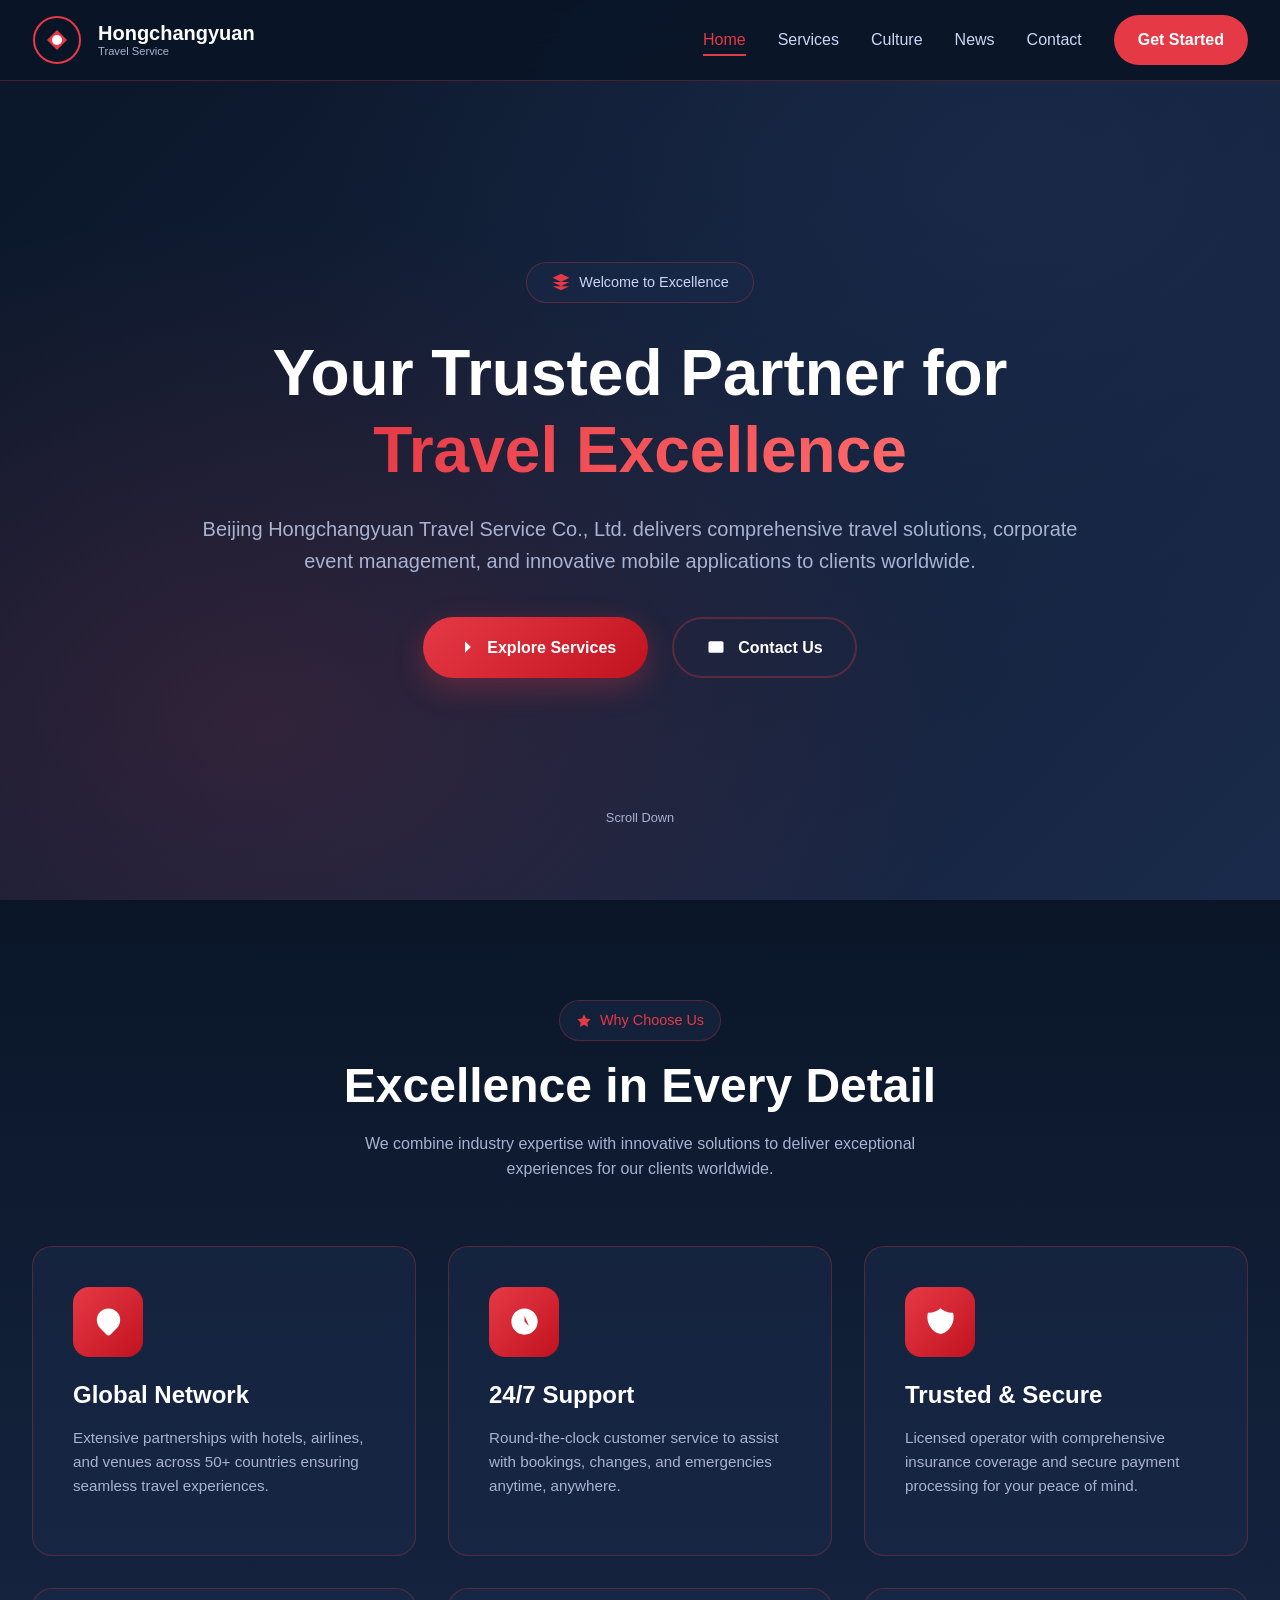
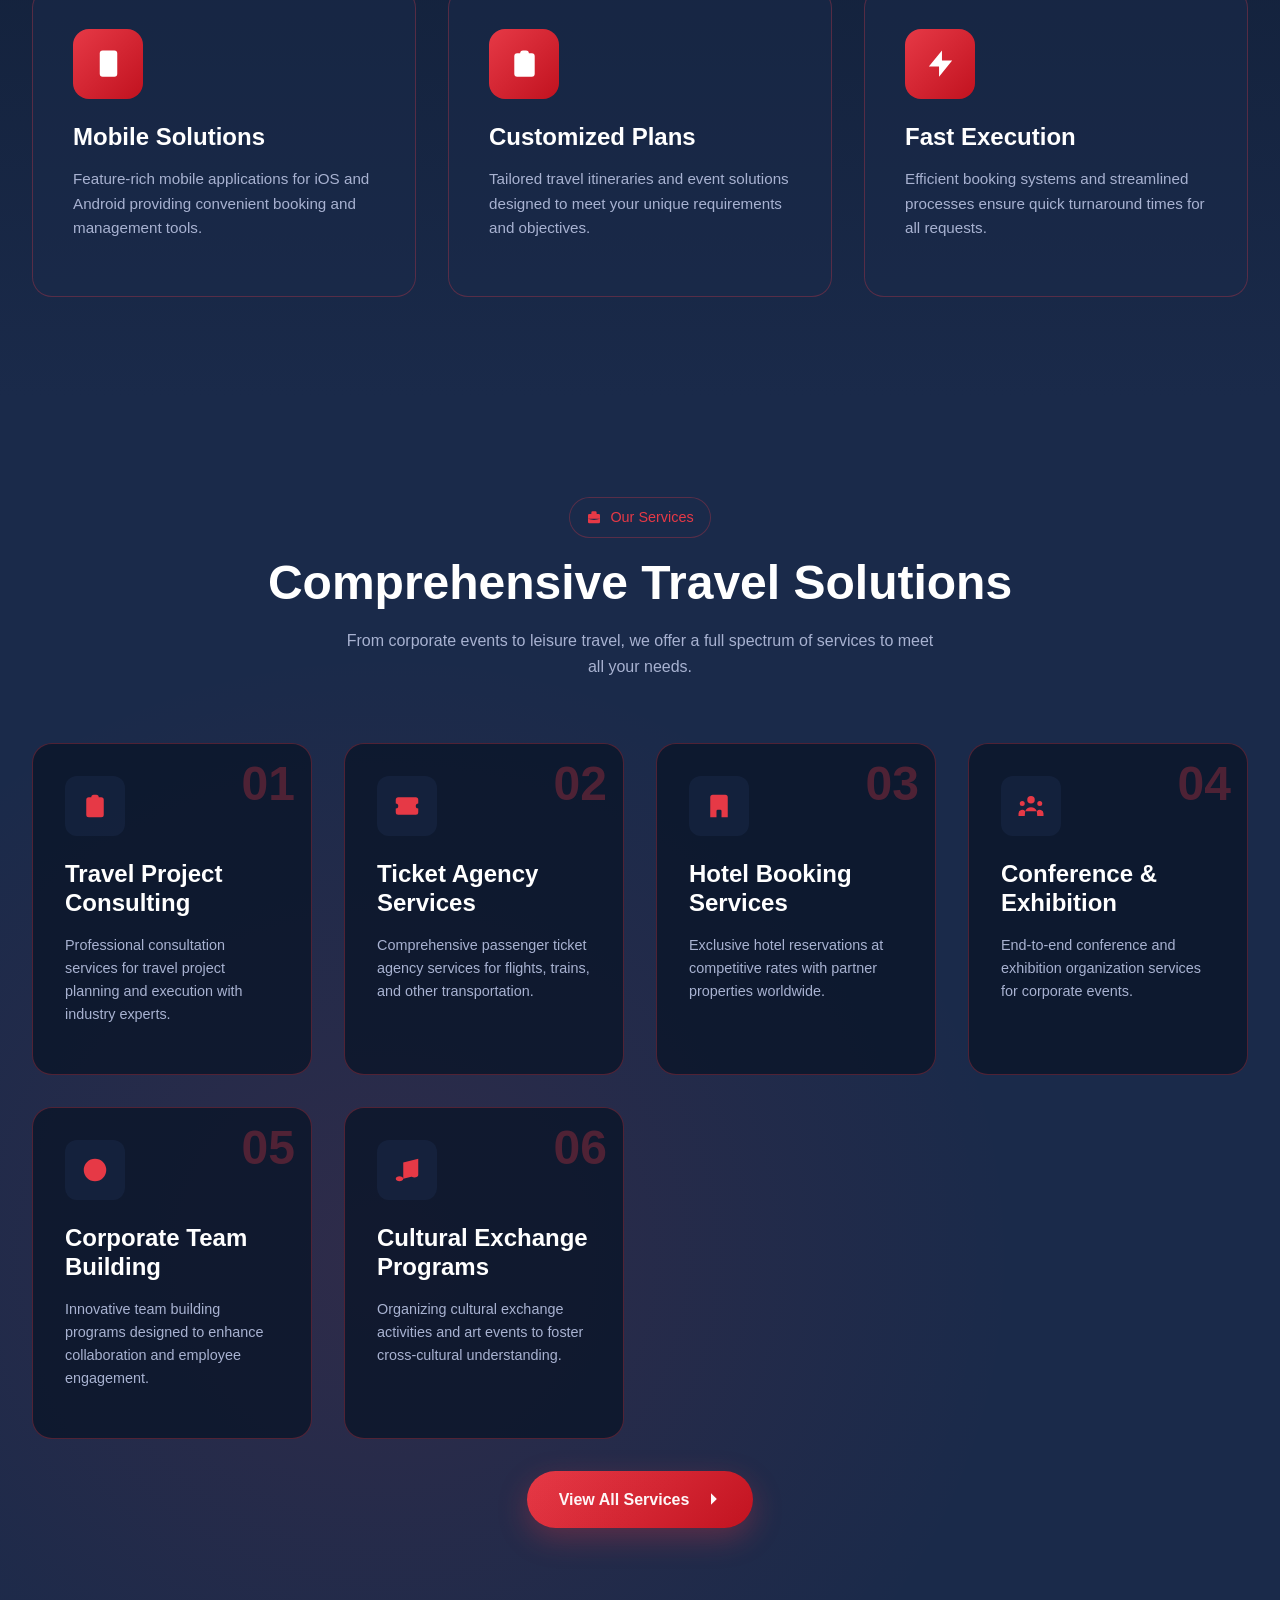
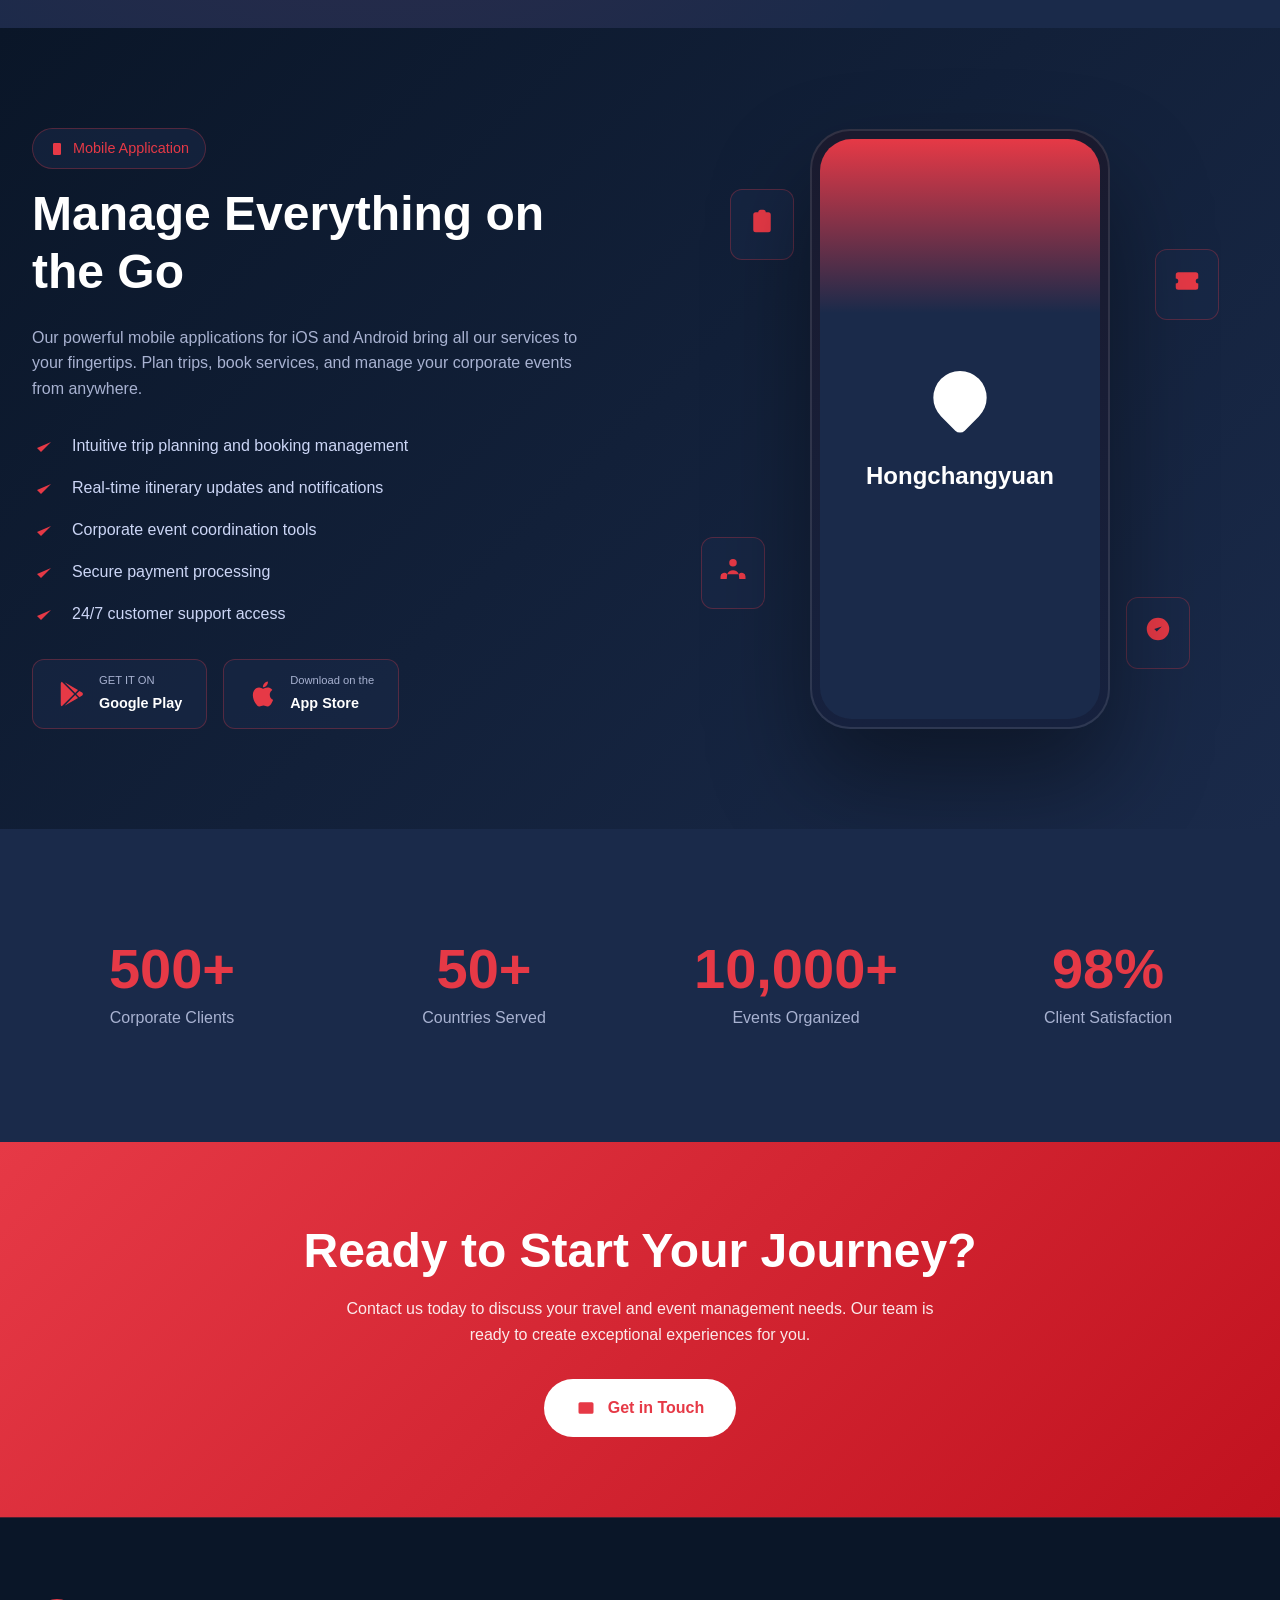
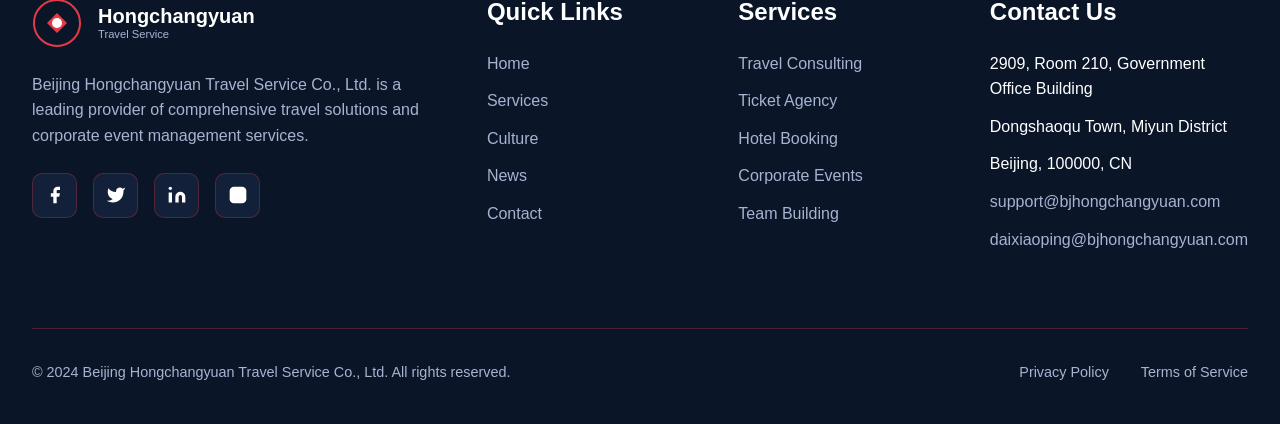
<file: index.html>
<!DOCTYPE html>
<html lang="en">
<head>
    <meta charset="UTF-8">
    <meta name="viewport" content="width=device-width, initial-scale=1.0">
    <meta name="description" content="Beijing Hongchangyuan Travel Service Co., Ltd. - Your trusted partner for comprehensive travel services, corporate events, and mobile app solutions. Serving clients worldwide with excellence.">
    <meta name="keywords" content="travel service, corporate events, conference services, team building, cultural exchange, mobile app, Beijing travel">
    <meta name="author" content="Beijing Hongchangyuan Travel Service Co., Ltd.">
    <meta name="robots" content="index, follow">
    <meta name="googlebot" content="index, follow">
    <meta name="revisit-after" content="7 days">
    <meta name="language" content="English">
    <meta name="distribution" content="global">
    <meta name="geo.region" content="CN-BJ">
    <meta name="geo.placename" content="Beijing">
    
    <!-- Open Graph -->
    <meta property="og:title" content="Beijing Hongchangyuan Travel Service Co., Ltd.">
    <meta property="og:description" content="Your trusted partner for comprehensive travel services, corporate events, and mobile app solutions.">
    <meta property="og:type" content="website">
    <meta property="og:url" content="https://bjhongchangyuan.com">
    <meta property="og:site_name" content="Beijing Hongchangyuan Travel Service">
    
    <!-- Twitter Card -->
    <meta name="twitter:card" content="summary_large_image">
    <meta name="twitter:title" content="Beijing Hongchangyuan Travel Service Co., Ltd.">
    <meta name="twitter:description" content="Your trusted partner for comprehensive travel services, corporate events, and mobile app solutions.">
    
    <title>Beijing Hongchangyuan Travel Service Co., Ltd. | Travel & Corporate Solutions</title>
    
    <link rel="canonical" href="https://bjhongchangyuan.com">
    <link rel="stylesheet" href="css/main.css">
    
    <!-- Structured Data for SEO -->
    <script type="application/ld+json">
    {
        "@context": "https://schema.org",
        "@type": "Organization",
        "name": "Beijing Hongchangyuan Travel Service Co., Ltd.",
        "description": "Professional travel and corporate event services provider",
        "url": "https://bjhongchangyuan.com",
        "email": "support@bjhongchangyuan.com",
        "address": {
            "@type": "PostalAddress",
            "streetAddress": "Room 210, Government Office Building, Dongshaoqu Town, Miyun District",
            "addressLocality": "Beijing",
            "postalCode": "100000",
            "addressCountry": "CN"
        },
        "contactPoint": {
            "@type": "ContactPoint",
            "email": "support@bjhongchangyuan.com",
            "contactType": "customer service"
        }
    }
    </script>
</head>
<body>
    <!-- Header -->
    <header class="header" id="header">
        <div class="container">
            <a href="index.html" class="logo">
                <svg viewBox="0 0 50 50" xmlns="http://www.w3.org/2000/svg">
                    <circle cx="25" cy="25" r="23" fill="none" stroke="#e63946" stroke-width="2"/>
                    <path d="M15 25 L25 15 L35 25 L25 35 Z" fill="#e63946"/>
                    <circle cx="25" cy="25" r="5" fill="#ffffff"/>
                </svg>
                <div class="logo-text">
                    Hongchangyuan
                    <span>Travel Service</span>
                </div>
            </a>
            <nav class="nav">
                <ul class="nav-list">
                    <li><a href="index.html" class="nav-link active">Home</a></li>
                    <li><a href="services.html" class="nav-link">Services</a></li>
                    <li><a href="culture.html" class="nav-link">Culture</a></li>
                    <li><a href="news.html" class="nav-link">News</a></li>
                    <li><a href="contact.html" class="nav-link">Contact</a></li>
                </ul>
                <a href="contact.html" class="nav-cta">Get Started</a>
            </nav>
            <button class="mobile-menu-btn" id="mobileMenuBtn" aria-label="Toggle menu">
                <span></span>
                <span></span>
                <span></span>
            </button>
        </div>
    </header>
    
    <!-- Mobile Navigation -->
    <nav class="mobile-nav" id="mobileNav">
        <ul class="mobile-nav-list">
            <li><a href="index.html" class="mobile-nav-link">Home</a></li>
            <li><a href="services.html" class="mobile-nav-link">Services</a></li>
            <li><a href="culture.html" class="mobile-nav-link">Culture</a></li>
            <li><a href="news.html" class="mobile-nav-link">News</a></li>
            <li><a href="contact.html" class="mobile-nav-link">Contact</a></li>
        </ul>
    </nav>

    <!-- Hero Section -->
    <section class="hero">
        <div class="hero-bg"></div>
        <div class="hero-particles" id="particles"></div>
        <div class="hero-content">
            <div class="hero-badge">
                <svg viewBox="0 0 24 24"><path d="M12 2L2 7l10 5 10-5-10-5zM2 17l10 5 10-5M2 12l10 5 10-5"/></svg>
                <span>Welcome to Excellence</span>
            </div>
            <h1>Your Trusted Partner for <span>Travel Excellence</span></h1>
            <p class="hero-description">
                Beijing Hongchangyuan Travel Service Co., Ltd. delivers comprehensive travel solutions, 
                corporate event management, and innovative mobile applications to clients worldwide.
            </p>
            <div class="hero-buttons">
                <a href="services.html" class="btn btn-primary">
                    <svg viewBox="0 0 24 24" fill="currentColor"><path d="M5 12h14M12 5l7 7-7 7"/></svg>
                    Explore Services
                </a>
                <a href="contact.html" class="btn btn-secondary">
                    <svg viewBox="0 0 24 24" fill="currentColor"><path d="M3 8l7.89 5.26a2 2 0 002.22 0L21 8M5 19h14a2 2 0 002-2V7a2 2 0 00-2-2H5a2 2 0 00-2 2v10a2 2 0 002 2z"/></svg>
                    Contact Us
                </a>
            </div>
        </div>
        <div class="scroll-indicator">
            <span>Scroll Down</span>
            <svg viewBox="0 0 24 24"><path d="M19 14l-7 7m0 0l-7-7m7 7V3"/></svg>
        </div>
    </section>

    <!-- Features Section -->
    <section class="features" id="features">
        <div class="container">
            <div class="section-header">
                <div class="section-badge">
                    <svg viewBox="0 0 24 24" width="16" height="16" fill="currentColor"><path d="M12 2l3.09 6.26L22 9.27l-5 4.87 1.18 6.88L12 17.77l-6.18 3.25L7 14.14 2 9.27l6.91-1.01L12 2z"/></svg>
                    Why Choose Us
                </div>
                <h2>Excellence in Every Detail</h2>
                <p>We combine industry expertise with innovative solutions to deliver exceptional experiences for our clients worldwide.</p>
            </div>
            <div class="features-grid">
                <article class="feature-card" data-animate="fade-up">
                    <div class="feature-icon">
                        <svg viewBox="0 0 24 24"><path d="M17.657 16.657L13.414 20.9a1.998 1.998 0 01-2.827 0l-4.244-4.243a8 8 0 1111.314 0z"/><path d="M15 11a3 3 0 11-6 0 3 3 0 016 0z"/></svg>
                    </div>
                    <h4>Global Network</h4>
                    <p>Extensive partnerships with hotels, airlines, and venues across 50+ countries ensuring seamless travel experiences.</p>
                </article>
                <article class="feature-card" data-animate="fade-up" data-delay="100">
                    <div class="feature-icon">
                        <svg viewBox="0 0 24 24"><path d="M12 8v4l3 3m6-3a9 9 0 11-18 0 9 9 0 0118 0z"/></svg>
                    </div>
                    <h4>24/7 Support</h4>
                    <p>Round-the-clock customer service to assist with bookings, changes, and emergencies anytime, anywhere.</p>
                </article>
                <article class="feature-card" data-animate="fade-up" data-delay="200">
                    <div class="feature-icon">
                        <svg viewBox="0 0 24 24"><path d="M9 12l2 2 4-4m5.618-4.016A11.955 11.955 0 0112 2.944a11.955 11.955 0 01-8.618 3.04A12.02 12.02 0 003 9c0 5.591 3.824 10.29 9 11.622 5.176-1.332 9-6.03 9-11.622 0-1.042-.133-2.052-.382-3.016z"/></svg>
                    </div>
                    <h4>Trusted & Secure</h4>
                    <p>Licensed operator with comprehensive insurance coverage and secure payment processing for your peace of mind.</p>
                </article>
                <article class="feature-card" data-animate="fade-up" data-delay="300">
                    <div class="feature-icon">
                        <svg viewBox="0 0 24 24"><path d="M12 18h.01M8 21h8a2 2 0 002-2V5a2 2 0 00-2-2H8a2 2 0 00-2 2v14a2 2 0 002 2z"/></svg>
                    </div>
                    <h4>Mobile Solutions</h4>
                    <p>Feature-rich mobile applications for iOS and Android providing convenient booking and management tools.</p>
                </article>
                <article class="feature-card" data-animate="fade-up" data-delay="400">
                    <div class="feature-icon">
                        <svg viewBox="0 0 24 24"><path d="M9 5H7a2 2 0 00-2 2v12a2 2 0 002 2h10a2 2 0 002-2V7a2 2 0 00-2-2h-2M9 5a2 2 0 002 2h2a2 2 0 002-2M9 5a2 2 0 012-2h2a2 2 0 012 2m-3 7h3m-3 4h3m-6-4h.01M9 16h.01"/></svg>
                    </div>
                    <h4>Customized Plans</h4>
                    <p>Tailored travel itineraries and event solutions designed to meet your unique requirements and objectives.</p>
                </article>
                <article class="feature-card" data-animate="fade-up" data-delay="500">
                    <div class="feature-icon">
                        <svg viewBox="0 0 24 24"><path d="M13 10V3L4 14h7v7l9-11h-7z"/></svg>
                    </div>
                    <h4>Fast Execution</h4>
                    <p>Efficient booking systems and streamlined processes ensure quick turnaround times for all requests.</p>
                </article>
            </div>
        </div>
    </section>

    <!-- Services Overview Section -->
    <section class="services" id="services">
        <div class="container">
            <div class="section-header">
                <div class="section-badge">
                    <svg viewBox="0 0 24 24" width="16" height="16" fill="currentColor"><path d="M21 13.255A23.931 23.931 0 0112 15c-3.183 0-6.22-.62-9-1.745M16 6V4a2 2 0 00-2-2h-4a2 2 0 00-2 2v2m4 6h.01M5 20h14a2 2 0 002-2V8a2 2 0 00-2-2H5a2 2 0 00-2 2v10a2 2 0 002 2z"/></svg>
                    Our Services
                </div>
                <h2>Comprehensive Travel Solutions</h2>
                <p>From corporate events to leisure travel, we offer a full spectrum of services to meet all your needs.</p>
            </div>
            <div class="services-grid">
                <article class="service-card" data-animate="fade-up">
                    <span class="service-number">01</span>
                    <div class="service-icon">
                        <svg viewBox="0 0 24 24"><path d="M9 5H7a2 2 0 00-2 2v12a2 2 0 002 2h10a2 2 0 002-2V7a2 2 0 00-2-2h-2M9 5a2 2 0 002 2h2a2 2 0 002-2M9 5a2 2 0 012-2h2a2 2 0 012 2m-3 7h3m-3 4h3m-6-4h.01M9 16h.01"/></svg>
                    </div>
                    <h4>Travel Project Consulting</h4>
                    <p>Professional consultation services for travel project planning and execution with industry experts.</p>
                </article>
                <article class="service-card" data-animate="fade-up" data-delay="100">
                    <span class="service-number">02</span>
                    <div class="service-icon">
                        <svg viewBox="0 0 24 24"><path d="M15 5v2m0 4v2m0 4v2M5 5a2 2 0 00-2 2v3a2 2 0 110 4v3a2 2 0 002 2h14a2 2 0 002-2v-3a2 2 0 110-4V7a2 2 0 00-2-2H5z"/></svg>
                    </div>
                    <h4>Ticket Agency Services</h4>
                    <p>Comprehensive passenger ticket agency services for flights, trains, and other transportation.</p>
                </article>
                <article class="service-card" data-animate="fade-up" data-delay="200">
                    <span class="service-number">03</span>
                    <div class="service-icon">
                        <svg viewBox="0 0 24 24"><path d="M19 21V5a2 2 0 00-2-2H7a2 2 0 00-2 2v16m14 0h2m-2 0h-5m-9 0H3m2 0h5M9 7h1m-1 4h1m4-4h1m-1 4h1m-5 10v-5a1 1 0 011-1h2a1 1 0 011 1v5m-4 0h4"/></svg>
                    </div>
                    <h4>Hotel Booking Services</h4>
                    <p>Exclusive hotel reservations at competitive rates with partner properties worldwide.</p>
                </article>
                <article class="service-card" data-animate="fade-up" data-delay="300">
                    <span class="service-number">04</span>
                    <div class="service-icon">
                        <svg viewBox="0 0 24 24"><path d="M17 20h5v-2a3 3 0 00-5.356-1.857M17 20H7m10 0v-2c0-.656-.126-1.283-.356-1.857M7 20H2v-2a3 3 0 015.356-1.857M7 20v-2c0-.656.126-1.283.356-1.857m0 0a5.002 5.002 0 019.288 0M15 7a3 3 0 11-6 0 3 3 0 016 0zm6 3a2 2 0 11-4 0 2 2 0 014 0zM7 10a2 2 0 11-4 0 2 2 0 014 0z"/></svg>
                    </div>
                    <h4>Conference & Exhibition</h4>
                    <p>End-to-end conference and exhibition organization services for corporate events.</p>
                </article>
                <article class="service-card" data-animate="fade-up" data-delay="400">
                    <span class="service-number">05</span>
                    <div class="service-icon">
                        <svg viewBox="0 0 24 24"><path d="M14.828 14.828a4 4 0 01-5.656 0M9 10h.01M15 10h.01M21 12a9 9 0 11-18 0 9 9 0 0118 0z"/></svg>
                    </div>
                    <h4>Corporate Team Building</h4>
                    <p>Innovative team building programs designed to enhance collaboration and employee engagement.</p>
                </article>
                <article class="service-card" data-animate="fade-up" data-delay="500">
                    <span class="service-number">06</span>
                    <div class="service-icon">
                        <svg viewBox="0 0 24 24"><path d="M9 19V6l12-3v13M9 19c0 1.105-1.343 2-3 2s-3-.895-3-2 1.343-2 3-2 3 .895 3 2zm12-3c0 1.105-1.343 2-3 2s-3-.895-3-2 1.343-2 3-2 3 .895 3 2zM9 10l12-3"/></svg>
                    </div>
                    <h4>Cultural Exchange Programs</h4>
                    <p>Organizing cultural exchange activities and art events to foster cross-cultural understanding.</p>
                </article>
            </div>
            <div class="text-center mt-2">
                <a href="services.html" class="btn btn-primary">
                    View All Services
                    <svg viewBox="0 0 24 24" fill="currentColor"><path d="M5 12h14M12 5l7 7-7 7"/></svg>
                </a>
            </div>
        </div>
    </section>

    <!-- Mobile App Section -->
    <section class="app-section" id="app">
        <div class="container">
            <div class="app-content">
                <div class="app-info" data-animate="fade-right">
                    <div class="section-badge">
                        <svg viewBox="0 0 24 24" width="16" height="16" fill="currentColor"><path d="M12 18h.01M8 21h8a2 2 0 002-2V5a2 2 0 00-2-2H8a2 2 0 00-2 2v14a2 2 0 002 2z"/></svg>
                        Mobile Application
                    </div>
                    <h2>Manage Everything on the Go</h2>
                    <p>Our powerful mobile applications for iOS and Android bring all our services to your fingertips. Plan trips, book services, and manage your corporate events from anywhere.</p>
                    <ul class="app-features">
                        <li>
                            <svg viewBox="0 0 24 24"><path d="M5 13l4 4L19 7"/></svg>
                            <span>Intuitive trip planning and booking management</span>
                        </li>
                        <li>
                            <svg viewBox="0 0 24 24"><path d="M5 13l4 4L19 7"/></svg>
                            <span>Real-time itinerary updates and notifications</span>
                        </li>
                        <li>
                            <svg viewBox="0 0 24 24"><path d="M5 13l4 4L19 7"/></svg>
                            <span>Corporate event coordination tools</span>
                        </li>
                        <li>
                            <svg viewBox="0 0 24 24"><path d="M5 13l4 4L19 7"/></svg>
                            <span>Secure payment processing</span>
                        </li>
                        <li>
                            <svg viewBox="0 0 24 24"><path d="M5 13l4 4L19 7"/></svg>
                            <span>24/7 customer support access</span>
                        </li>
                    </ul>
                    <div class="app-download">
                        <a href="#" class="store-badge" title="Download on Google Play">
                            <svg viewBox="0 0 24 24" fill="currentColor"><path d="M3 20.5v-17c0-.59.34-1.11.84-1.35L13.69 12l-9.85 9.85c-.5-.25-.84-.76-.84-1.35zm13.81-5.38L6.05 21.34l8.49-8.49 2.27 2.27zm3.35-4.31c.34.27.59.69.59 1.19s-.22.9-.57 1.18l-2.29 1.32-2.5-2.5 2.5-2.5 2.27 1.31zM6.05 2.66l10.76 6.22-2.27 2.27-8.49-8.49z"/></svg>
                            <div class="store-badge-info">
                                <span>GET IT ON</span>
                                <strong>Google Play</strong>
                            </div>
                        </a>
                        <a href="#" class="store-badge" title="Download on App Store">
                            <svg viewBox="0 0 24 24" fill="currentColor"><path d="M18.71 19.5c-.83 1.24-1.71 2.45-3.05 2.47-1.34.03-1.77-.79-3.29-.79-1.53 0-2 .77-3.27.82-1.31.05-2.3-1.32-3.14-2.53C4.25 17 2.94 12.45 4.7 9.39c.87-1.52 2.43-2.48 4.12-2.51 1.28-.02 2.5.87 3.29.87.78 0 2.26-1.07 3.81-.91.65.03 2.47.26 3.64 1.98-.09.06-2.17 1.28-2.15 3.81.03 3.02 2.65 4.03 2.68 4.04-.03.07-.42 1.44-1.38 2.83M13 3.5c.73-.83 1.94-1.46 2.94-1.5.13 1.17-.34 2.35-1.04 3.19-.69.85-1.83 1.51-2.95 1.42-.15-1.15.41-2.35 1.05-3.11z"/></svg>
                            <div class="store-badge-info">
                                <span>Download on the</span>
                                <strong>App Store</strong>
                            </div>
                        </a>
                    </div>
                </div>
                <div class="app-visual" data-animate="fade-left">
                    <div class="phone-mockup">
                        <div class="phone-screen">
                            <svg viewBox="0 0 24 24"><path d="M17.657 16.657L13.414 20.9a1.998 1.998 0 01-2.827 0l-4.244-4.243a8 8 0 1111.314 0z"/><path d="M15 11a3 3 0 11-6 0 3 3 0 016 0z"/></svg>
                            <span>Hongchangyuan</span>
                        </div>
                    </div>
                    <div class="floating-elements">
                        <div class="float-icon">
                            <svg viewBox="0 0 24 24"><path d="M9 5H7a2 2 0 00-2 2v12a2 2 0 002 2h10a2 2 0 002-2V7a2 2 0 00-2-2h-2M9 5a2 2 0 002 2h2a2 2 0 002-2M9 5a2 2 0 012-2h2a2 2 0 012 2"/></svg>
                        </div>
                        <div class="float-icon">
                            <svg viewBox="0 0 24 24"><path d="M15 5v2m0 4v2m0 4v2M5 5a2 2 0 00-2 2v3a2 2 0 110 4v3a2 2 0 002 2h14a2 2 0 002-2v-3a2 2 0 110-4V7a2 2 0 00-2-2H5z"/></svg>
                        </div>
                        <div class="float-icon">
                            <svg viewBox="0 0 24 24"><path d="M17 20h5v-2a3 3 0 00-5.356-1.857M17 20H7m10 0v-2c0-.656-.126-1.283-.356-1.857M7 20H2v-2a3 3 0 015.356-1.857M7 20v-2c0-.656.126-1.283.356-1.857m0 0a5.002 5.002 0 019.288 0M15 7a3 3 0 11-6 0 3 3 0 016 0z"/></svg>
                        </div>
                        <div class="float-icon">
                            <svg viewBox="0 0 24 24"><path d="M9 12l2 2 4-4m6 2a9 9 0 11-18 0 9 9 0 0118 0z"/></svg>
                        </div>
                    </div>
                </div>
            </div>
        </div>
    </section>

    <!-- Statistics Section -->
    <section class="stats">
        <div class="container">
            <div class="stats-grid">
                <div class="stat-item" data-animate="count-up" data-target="500">
                    <div class="stat-number">500+</div>
                    <div class="stat-label">Corporate Clients</div>
                </div>
                <div class="stat-item" data-animate="count-up" data-target="50">
                    <div class="stat-number">50+</div>
                    <div class="stat-label">Countries Served</div>
                </div>
                <div class="stat-item" data-animate="count-up" data-target="10000">
                    <div class="stat-number">10,000+</div>
                    <div class="stat-label">Events Organized</div>
                </div>
                <div class="stat-item" data-animate="count-up" data-target="98">
                    <div class="stat-number">98%</div>
                    <div class="stat-label">Client Satisfaction</div>
                </div>
            </div>
        </div>
    </section>

    <!-- CTA Section -->
    <section class="cta">
        <div class="container">
            <h2>Ready to Start Your Journey?</h2>
            <p>Contact us today to discuss your travel and event management needs. Our team is ready to create exceptional experiences for you.</p>
            <a href="contact.html" class="btn">
                <svg viewBox="0 0 24 24" fill="currentColor"><path d="M3 8l7.89 5.26a2 2 0 002.22 0L21 8M5 19h14a2 2 0 002-2V7a2 2 0 00-2-2H5a2 2 0 00-2 2v10a2 2 0 002 2z"/></svg>
                Get in Touch
            </a>
        </div>
    </section>

    <!-- Footer -->
    <footer class="footer">
        <div class="container">
            <div class="footer-grid">
                <div class="footer-brand">
                    <a href="index.html" class="logo">
                        <svg viewBox="0 0 50 50" xmlns="http://www.w3.org/2000/svg">
                            <circle cx="25" cy="25" r="23" fill="none" stroke="#e63946" stroke-width="2"/>
                            <path d="M15 25 L25 15 L35 25 L25 35 Z" fill="#e63946"/>
                            <circle cx="25" cy="25" r="5" fill="#ffffff"/>
                        </svg>
                        <div class="logo-text">
                            Hongchangyuan
                            <span>Travel Service</span>
                        </div>
                    </a>
                    <p>Beijing Hongchangyuan Travel Service Co., Ltd. is a leading provider of comprehensive travel solutions and corporate event management services.</p>
                    <div class="social-links">
                        <a href="#" class="social-link" aria-label="Facebook">
                            <svg viewBox="0 0 24 24"><path d="M18 2h-3a5 5 0 00-5 5v3H7v4h3v8h4v-8h3l1-4h-4V7a1 1 0 011-1h3z"/></svg>
                        </a>
                        <a href="#" class="social-link" aria-label="Twitter">
                            <svg viewBox="0 0 24 24"><path d="M23 3a10.9 10.9 0 01-3.14 1.53 4.48 4.48 0 00-7.86 3v1A10.66 10.66 0 013 4s-4 9 5 13a11.64 11.64 0 01-7 2c9 5 20 0 20-11.5a4.5 4.5 0 00-.08-.83A7.72 7.72 0 0023 3z"/></svg>
                        </a>
                        <a href="#" class="social-link" aria-label="LinkedIn">
                            <svg viewBox="0 0 24 24"><path d="M16 8a6 6 0 016 6v7h-4v-7a2 2 0 00-2-2 2 2 0 00-2 2v7h-4v-7a6 6 0 016-6zM2 9h4v12H2z"/><circle cx="4" cy="4" r="2"/></svg>
                        </a>
                        <a href="#" class="social-link" aria-label="Instagram">
                            <svg viewBox="0 0 24 24"><rect x="2" y="2" width="20" height="20" rx="5" ry="5"/><path d="M16 11.37A4 4 0 1112.63 8 4 4 0 0116 11.37z"/><line x1="17.5" y1="6.5" x2="17.51" y2="6.5"/></svg>
                        </a>
                    </div>
                </div>
                <div class="footer-column">
                    <h4>Quick Links</h4>
                    <ul class="footer-links">
                        <li><a href="index.html">Home</a></li>
                        <li><a href="services.html">Services</a></li>
                        <li><a href="culture.html">Culture</a></li>
                        <li><a href="news.html">News</a></li>
                        <li><a href="contact.html">Contact</a></li>
                    </ul>
                </div>
                <div class="footer-column">
                    <h4>Services</h4>
                    <ul class="footer-links">
                        <li><a href="services.html">Travel Consulting</a></li>
                        <li><a href="services.html">Ticket Agency</a></li>
                        <li><a href="services.html">Hotel Booking</a></li>
                        <li><a href="services.html">Corporate Events</a></li>
                        <li><a href="services.html">Team Building</a></li>
                    </ul>
                </div>
                <div class="footer-column">
                    <h4>Contact Us</h4>
                    <ul class="footer-links">
                        <li>2909, Room 210, Government Office Building</li>
                        <li>Dongshaoqu Town, Miyun District</li>
                        <li>Beijing, 100000, CN</li>
                        <li><a href="mailto:support@bjhongchangyuan.com">support@bjhongchangyuan.com</a></li>
                        <li><a href="mailto:daixiaoping@bjhongchangyuan.com">daixiaoping@bjhongchangyuan.com</a></li>
                    </ul>
                </div>
            </div>
            <div class="footer-bottom">
                <p>&copy; 2024 Beijing Hongchangyuan Travel Service Co., Ltd. All rights reserved.</p>
                <div class="footer-legal">
                    <a href="privacy.html">Privacy Policy</a>
                    <a href="terms.html">Terms of Service</a>
                </div>
            </div>
        </div>
    </footer>

    <script src="js/main.js"></script>
</body>
</html>
</file>
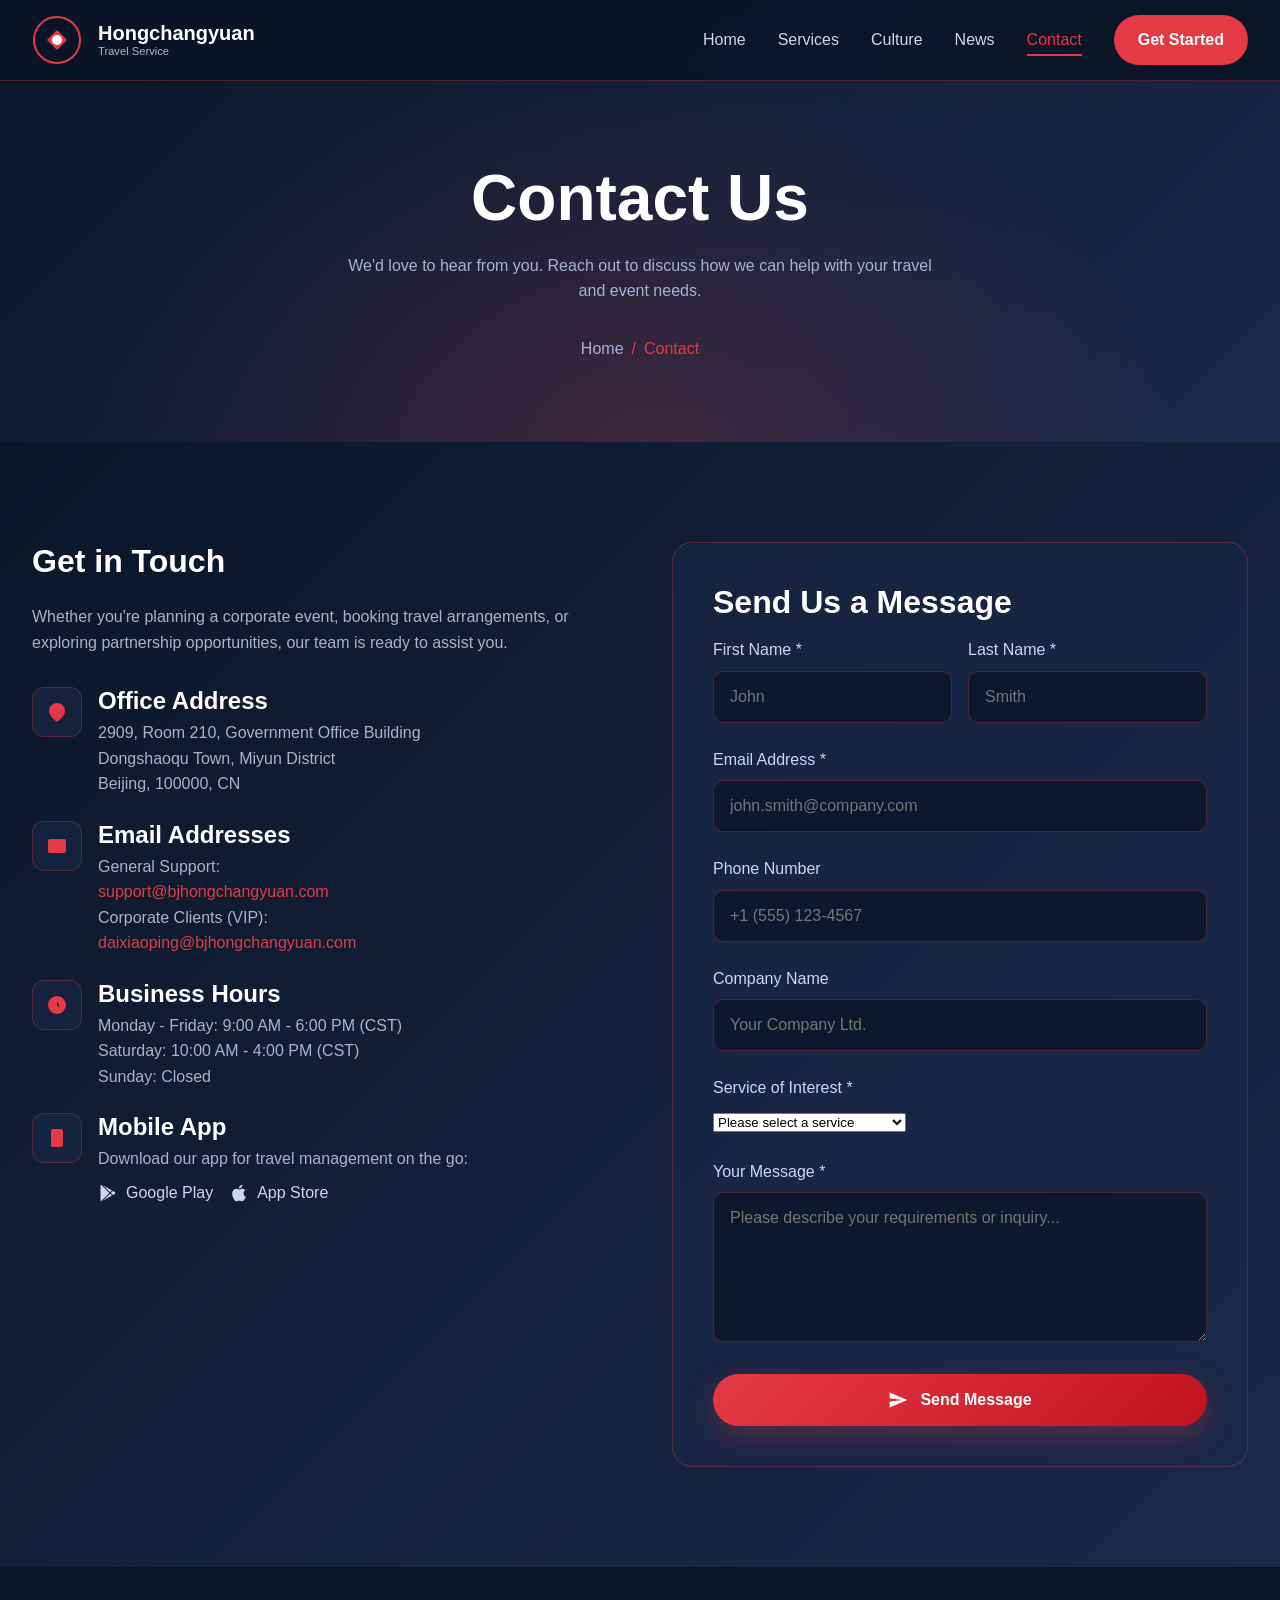
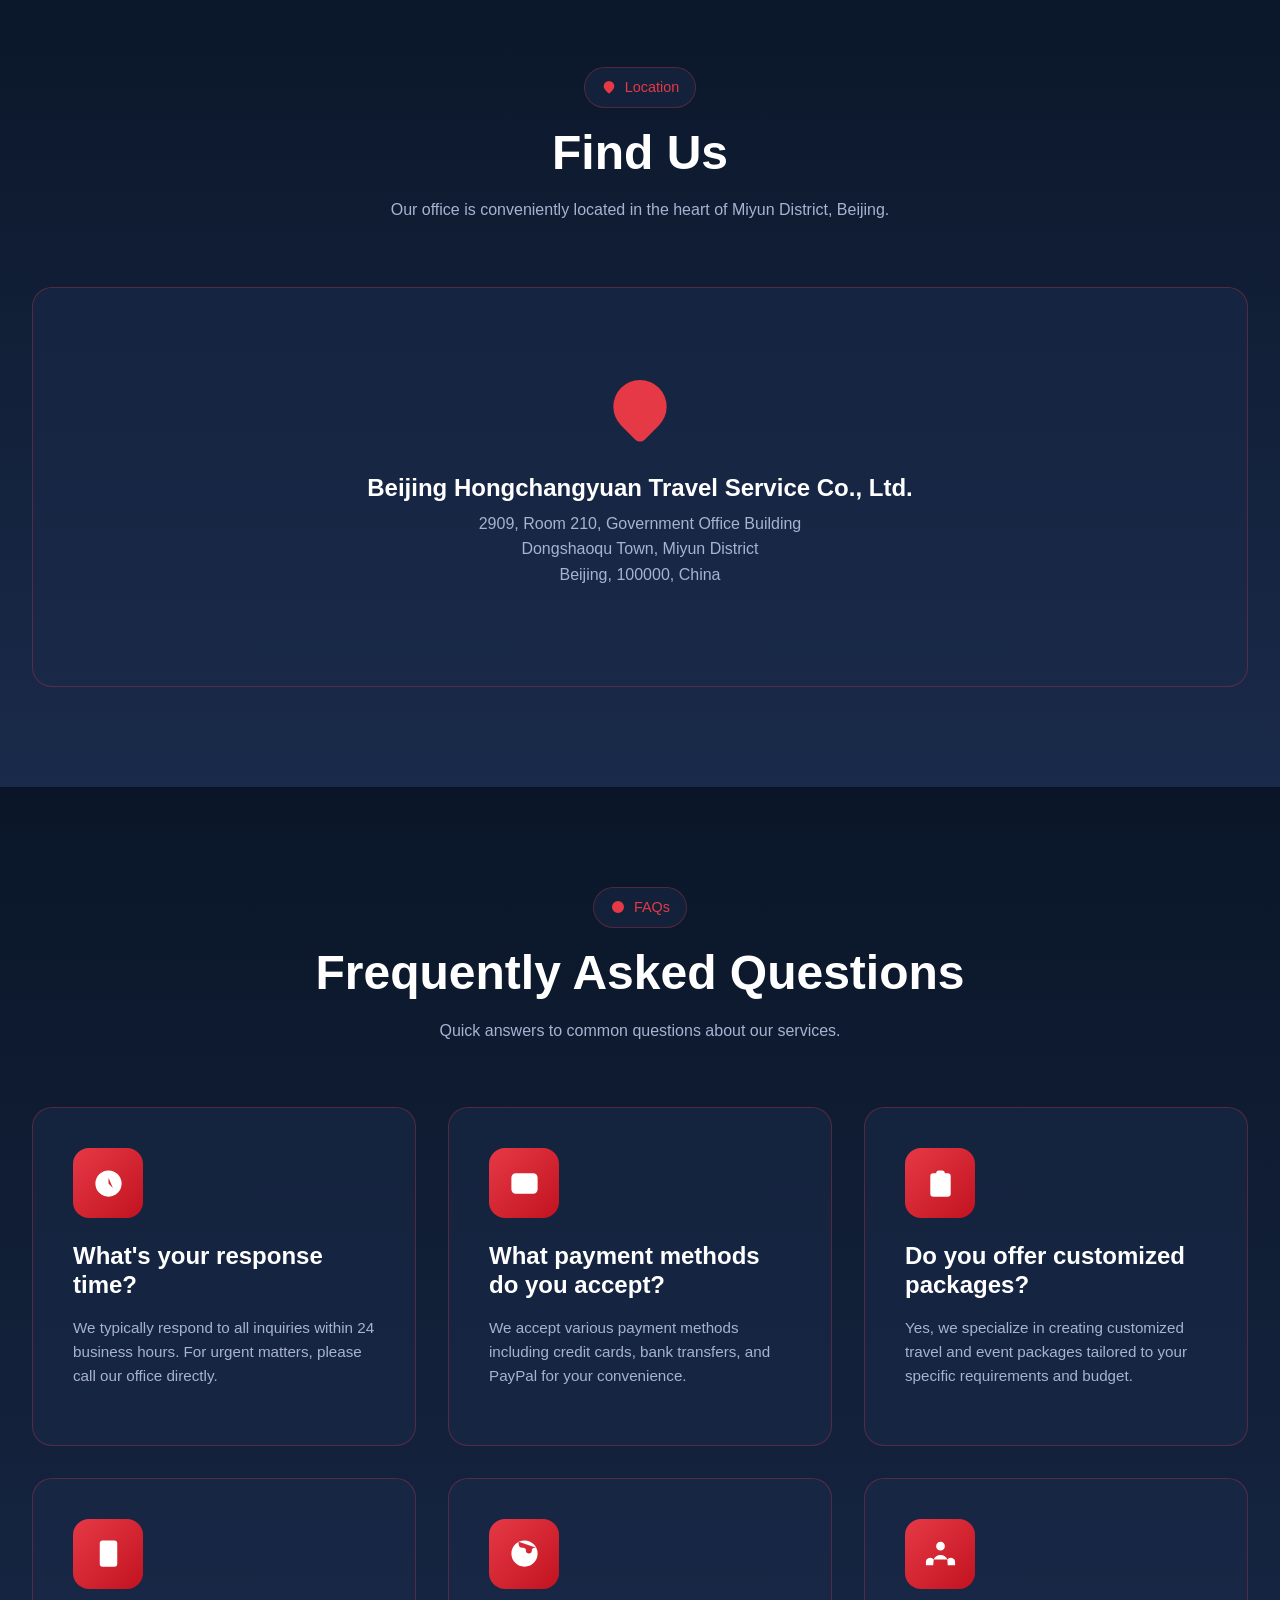
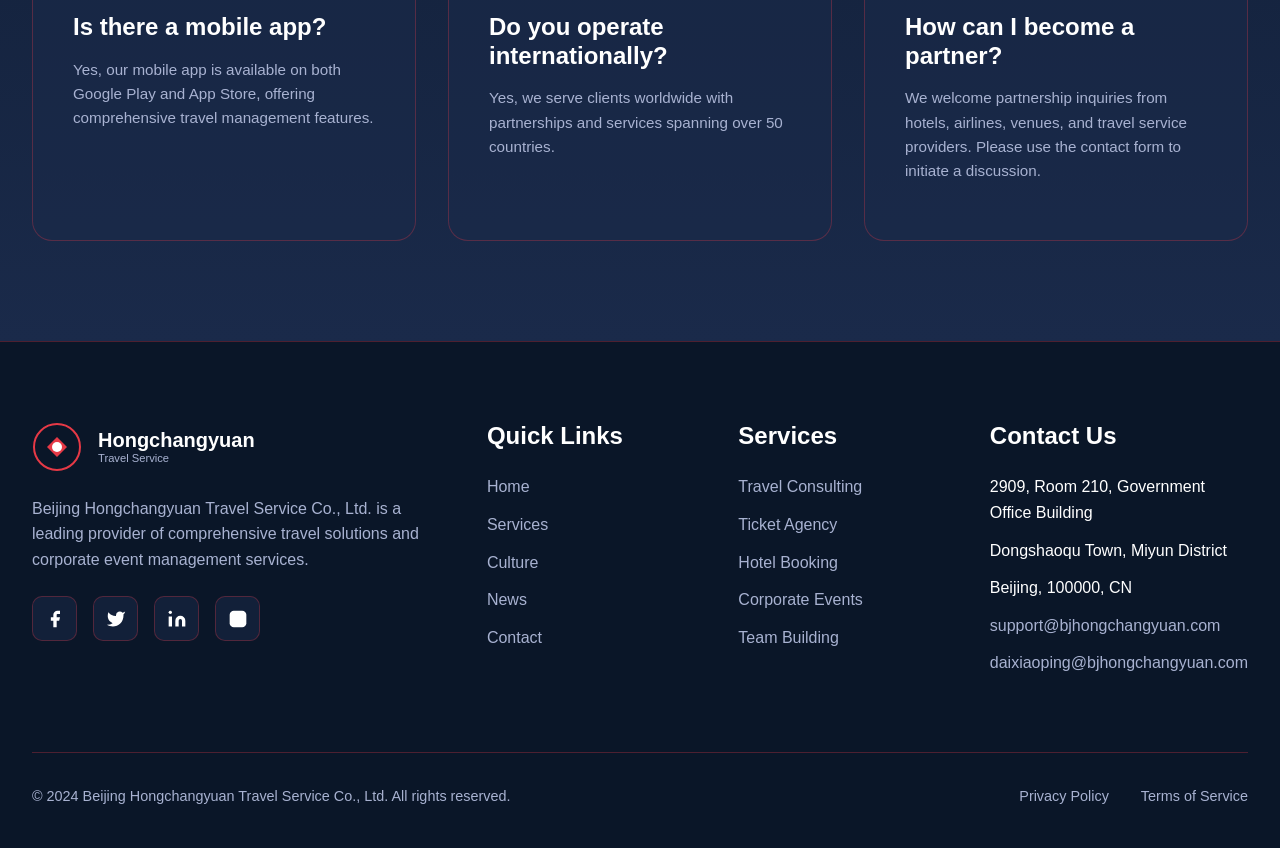
<file: contact.html>
<!DOCTYPE html>
<html lang="en">
<head>
    <meta charset="UTF-8">
    <meta name="viewport" content="width=device-width, initial-scale=1.0">
    <meta name="description" content="Contact Beijing Hongchangyuan Travel Service Co., Ltd. Get in touch with our team for travel inquiries, corporate event planning, and partnership opportunities.">
    <meta name="keywords" content="contact travel service, Beijing travel, corporate event inquiry, travel agency contact">
    <meta name="author" content="Beijing Hongchangyuan Travel Service Co., Ltd.">
    <meta name="robots" content="index, follow">
    <meta name="googlebot" content="index, follow">
    <meta name="language" content="English">
    
    <meta property="og:title" content="Contact Us | Beijing Hongchangyuan Travel Service">
    <meta property="og:description" content="Get in touch with our team for all your travel and event management needs.">
    <meta property="og:type" content="website">
    <meta property="og:url" content="https://bjhongchangyuan.com/contact">
    
    <title>Contact Us | Beijing Hongchangyuan Travel Service Co., Ltd.</title>
    
    <link rel="canonical" href="https://bjhongchangyuan.com/contact">
    <link rel="stylesheet" href="css/main.css">
</head>
<body>
    <!-- Header -->
    <header class="header" id="header">
        <div class="container">
            <a href="index.html" class="logo">
                <svg viewBox="0 0 50 50" xmlns="http://www.w3.org/2000/svg">
                    <circle cx="25" cy="25" r="23" fill="none" stroke="#e63946" stroke-width="2"/>
                    <path d="M15 25 L25 15 L35 25 L25 35 Z" fill="#e63946"/>
                    <circle cx="25" cy="25" r="5" fill="#ffffff"/>
                </svg>
                <div class="logo-text">
                    Hongchangyuan
                    <span>Travel Service</span>
                </div>
            </a>
            <nav class="nav">
                <ul class="nav-list">
                    <li><a href="index.html" class="nav-link">Home</a></li>
                    <li><a href="services.html" class="nav-link">Services</a></li>
                    <li><a href="culture.html" class="nav-link">Culture</a></li>
                    <li><a href="news.html" class="nav-link">News</a></li>
                    <li><a href="contact.html" class="nav-link active">Contact</a></li>
                </ul>
                <a href="contact.html" class="nav-cta">Get Started</a>
            </nav>
            <button class="mobile-menu-btn" id="mobileMenuBtn" aria-label="Toggle menu">
                <span></span>
                <span></span>
                <span></span>
            </button>
        </div>
    </header>
    
    <!-- Mobile Navigation -->
    <nav class="mobile-nav" id="mobileNav">
        <ul class="mobile-nav-list">
            <li><a href="index.html" class="mobile-nav-link">Home</a></li>
            <li><a href="services.html" class="mobile-nav-link">Services</a></li>
            <li><a href="culture.html" class="mobile-nav-link">Culture</a></li>
            <li><a href="news.html" class="mobile-nav-link">News</a></li>
            <li><a href="contact.html" class="mobile-nav-link">Contact</a></li>
        </ul>
    </nav>

    <!-- Page Header -->
    <section class="page-header">
        <div class="container">
            <h1>Contact Us</h1>
            <p>We'd love to hear from you. Reach out to discuss how we can help with your travel and event needs.</p>
            <div class="breadcrumb">
                <a href="index.html">Home</a>
                <span>/</span>
                <span>Contact</span>
            </div>
        </div>
    </section>

    <!-- Contact Section -->
    <section class="contact" id="contact">
        <div class="container">
            <div class="contact-grid">
                <div class="contact-info" data-animate="fade-right">
                    <h3>Get in Touch</h3>
                    <p>Whether you're planning a corporate event, booking travel arrangements, or exploring partnership opportunities, our team is ready to assist you.</p>
                    
                    <ul class="contact-details">
                        <li class="contact-item">
                            <div class="contact-icon">
                                <svg viewBox="0 0 24 24"><path d="M17.657 16.657L13.414 20.9a1.998 1.998 0 01-2.827 0l-4.244-4.243a8 8 0 1111.314 0z"/><path d="M15 11a3 3 0 11-6 0 3 3 0 016 0z"/></svg>
                            </div>
                            <div class="contact-text">
                                <h4>Office Address</h4>
                                <p>2909, Room 210, Government Office Building<br>Dongshaoqu Town, Miyun District<br>Beijing, 100000, CN</p>
                            </div>
                        </li>
                        <li class="contact-item">
                            <div class="contact-icon">
                                <svg viewBox="0 0 24 24"><path d="M3 8l7.89 5.26a2 2 0 002.22 0L21 8M5 19h14a2 2 0 002-2V7a2 2 0 00-2-2H5a2 2 0 00-2 2v10a2 2 0 002 2z"/></svg>
                            </div>
                            <div class="contact-text">
                                <h4>Email Addresses</h4>
                                <p>General Support:<br><a href="mailto:support@bjhongchangyuan.com">support@bjhongchangyuan.com</a></p>
                                <p>Corporate Clients (VIP):<br><a href="mailto:daixiaoping@bjhongchangyuan.com">daixiaoping@bjhongchangyuan.com</a></p>
                            </div>
                        </li>
                        <li class="contact-item">
                            <div class="contact-icon">
                                <svg viewBox="0 0 24 24"><path d="M12 8v4l3 3m6-3a9 9 0 11-18 0 9 9 0 0118 0z"/></svg>
                            </div>
                            <div class="contact-text">
                                <h4>Business Hours</h4>
                                <p>Monday - Friday: 9:00 AM - 6:00 PM (CST)<br>Saturday: 10:00 AM - 4:00 PM (CST)<br>Sunday: Closed</p>
                            </div>
                        </li>
                        <li class="contact-item">
                            <div class="contact-icon">
                                <svg viewBox="0 0 24 24"><path d="M12 18h.01M8 21h8a2 2 0 002-2V5a2 2 0 00-2-2H8a2 2 0 00-2 2v14a2 2 0 002 2z"/></svg>
                            </div>
                            <div class="contact-text">
                                <h4>Mobile App</h4>
                                <p>Download our app for travel management on the go:</p>
                                <div style="display: flex; gap: 1rem; margin-top: 0.5rem;">
                                    <a href="#" style="display: flex; align-items: center; gap: 0.5rem; color: var(--text-light);">
                                        <svg viewBox="0 0 24 24" width="20" height="20" fill="currentColor"><path d="M3 20.5v-17c0-.59.34-1.11.84-1.35L13.69 12l-9.85 9.85c-.5-.25-.84-.76-.84-1.35zm13.81-5.38L6.05 21.34l8.49-8.49 2.27 2.27zm3.35-4.31c.34.27.59.69.59 1.19s-.22.9-.57 1.18l-2.29 1.32-2.5-2.5 2.5-2.5 2.27 1.31zM6.05 2.66l10.76 6.22-2.27 2.27-8.49-8.49z"/></svg>
                                        Google Play
                                    </a>
                                    <a href="#" style="display: flex; align-items: center; gap: 0.5rem; color: var(--text-light);">
                                        <svg viewBox="0 0 24 24" width="20" height="20" fill="currentColor"><path d="M18.71 19.5c-.83 1.24-1.71 2.45-3.05 2.47-1.34.03-1.77-.79-3.29-.79-1.53 0-2 .77-3.27.82-1.31.05-2.3-1.32-3.14-2.53C4.25 17 2.94 12.45 4.7 9.39c.87-1.52 2.43-2.48 4.12-2.51 1.28-.02 2.5.87 3.29.87.78 0 2.26-1.07 3.81-.91.65.03 2.47.26 3.64 1.98-.09.06-2.17 1.28-2.15 3.81.03 3.02 2.65 4.03 2.68 4.04-.03.07-.42 1.44-1.38 2.83M13 3.5c.73-.83 1.94-1.46 2.94-1.5.13 1.17-.34 2.35-1.04 3.19-.69.85-1.83 1.51-2.95 1.42-.15-1.15.41-2.35 1.05-3.11z"/></svg>
                                        App Store
                                    </a>
                                </div>
                            </div>
                        </li>
                    </ul>
                </div>
                
                <div class="contact-form" data-animate="fade-left">
                    <h3>Send Us a Message</h3>
                    <form id="contactForm">
                        <div class="form-row">
                            <div class="form-group">
                                <label for="firstName">First Name *</label>
                                <input type="text" id="firstName" name="firstName" required placeholder="John">
                            </div>
                            <div class="form-group">
                                <label for="lastName">Last Name *</label>
                                <input type="text" id="lastName" name="lastName" required placeholder="Smith">
                            </div>
                        </div>
                        <div class="form-group">
                            <label for="email">Email Address *</label>
                            <input type="email" id="email" name="email" required placeholder="john.smith@company.com">
                        </div>
                        <div class="form-group">
                            <label for="phone">Phone Number</label>
                            <input type="tel" id="phone" name="phone" placeholder="+1 (555) 123-4567">
                        </div>
                        <div class="form-group">
                            <label for="company">Company Name</label>
                            <input type="text" id="company" name="company" placeholder="Your Company Ltd.">
                        </div>
                        <div class="form-group">
                            <label for="service">Service of Interest *</label>
                            <select id="service" name="service" required>
                                <option value="">Please select a service</option>
                                <option value="travel-consulting">Travel Project Consulting</option>
                                <option value="ticket-agency">Passenger Ticket Agency</option>
                                <option value="hotel-booking">Hotel Booking Services</option>
                                <option value="conference">Conference & Exhibition</option>
                                <option value="team-building">Corporate Team Building</option>
                                <option value="cultural-exchange">Cultural Exchange Programs</option>
                                <option value="mobile-app">Mobile App Services</option>
                                <option value="partnership">Partnership Inquiry</option>
                                <option value="other">Other</option>
                            </select>
                        </div>
                        <div class="form-group">
                            <label for="message">Your Message *</label>
                            <textarea id="message" name="message" required placeholder="Please describe your requirements or inquiry..."></textarea>
                        </div>
                        <button type="submit" class="btn btn-primary">
                            <svg viewBox="0 0 24 24" fill="currentColor"><path d="M2.01 21L23 12 2.01 3 2 10l15 2-15 2z"/></svg>
                            Send Message
                        </button>
                    </form>
                </div>
            </div>
        </div>
    </section>

    <!-- Map Section -->
    <section class="features" id="map">
        <div class="container">
            <div class="section-header">
                <div class="section-badge">
                    <svg viewBox="0 0 24 24" width="16" height="16" fill="currentColor"><path d="M17.657 16.657L13.414 20.9a1.998 1.998 0 01-2.827 0l-4.244-4.243a8 8 0 1111.314 0z"/><path d="M15 11a3 3 0 11-6 0 3 3 0 016 0z"/></svg>
                    Location
                </div>
                <h2>Find Us</h2>
                <p>Our office is conveniently located in the heart of Miyun District, Beijing.</p>
            </div>
            <div style="width: 100%; height: 400px; background: var(--card-bg); border-radius: 20px; display: flex; align-items: center; justify-content: center; border: 1px solid var(--border-color);">
                <div style="text-align: center; padding: 2rem;">
                    <svg viewBox="0 0 24 24" width="80" height="80" fill="var(--accent-color)" style="margin-bottom: 1rem;">
                        <path d="M17.657 16.657L13.414 20.9a1.998 1.998 0 01-2.827 0l-4.244-4.243a8 8 0 1111.314 0z"/><path d="M15 11a3 3 0 11-6 0 3 3 0 016 0z"/>
                    </svg>
                    <h4 style="color: var(--text-primary); margin-bottom: 0.5rem;">Beijing Hongchangyuan Travel Service Co., Ltd.</h4>
                    <p style="color: var(--text-secondary);">2909, Room 210, Government Office Building<br>Dongshaoqu Town, Miyun District<br>Beijing, 100000, China</p>
                </div>
            </div>
        </div>
    </section>

    <!-- FAQ Section -->
    <section class="features" id="faq">
        <div class="container">
            <div class="section-header">
                <div class="section-badge">
                    <svg viewBox="0 0 24 24" width="16" height="16" fill="currentColor"><path d="M8.228 9c.549-1.165 2.03-2 3.772-2 2.21 0 4 1.343 4 3 0 1.4-1.278 2.575-3.006 2.907-.542.104-.994.54-.994 1.093m0 3h.01M21 12a9 9 0 11-18 0 9 9 0 0118 0z"/></svg>
                    FAQs
                </div>
                <h2>Frequently Asked Questions</h2>
                <p>Quick answers to common questions about our services.</p>
            </div>
            <div class="features-grid">
                <article class="feature-card" data-animate="fade-up">
                    <div class="feature-icon">
                        <svg viewBox="0 0 24 24"><path d="M12 8v4l3 3m6-3a9 9 0 11-18 0 9 9 0 0118 0z"/></svg>
                    </div>
                    <h4>What's your response time?</h4>
                    <p>We typically respond to all inquiries within 24 business hours. For urgent matters, please call our office directly.</p>
                </article>
                <article class="feature-card" data-animate="fade-up" data-delay="100">
                    <div class="feature-icon">
                        <svg viewBox="0 0 24 24"><path d="M3 10h18M7 15h1m4 0h1m-7 4h12a3 3 0 003-3V8a3 3 0 00-3-3H6a3 3 0 00-3 3v8a3 3 0 003 3z"/></svg>
                    </div>
                    <h4>What payment methods do you accept?</h4>
                    <p>We accept various payment methods including credit cards, bank transfers, and PayPal for your convenience.</p>
                </article>
                <article class="feature-card" data-animate="fade-up" data-delay="200">
                    <div class="feature-icon">
                        <svg viewBox="0 0 24 24"><path d="M9 5H7a2 2 0 00-2 2v12a2 2 0 002 2h10a2 2 0 002-2V7a2 2 0 00-2-2h-2M9 5a2 2 0 002 2h2a2 2 0 002-2M9 5a2 2 0 012-2h2a2 2 0 012 2"/></svg>
                    </div>
                    <h4>Do you offer customized packages?</h4>
                    <p>Yes, we specialize in creating customized travel and event packages tailored to your specific requirements and budget.</p>
                </article>
                <article class="feature-card" data-animate="fade-up" data-delay="300">
                    <div class="feature-icon">
                        <svg viewBox="0 0 24 24"><path d="M12 18h.01M8 21h8a2 2 0 002-2V5a2 2 0 00-2-2H8a2 2 0 00-2 2v14a2 2 0 002 2z"/></svg>
                    </div>
                    <h4>Is there a mobile app?</h4>
                    <p>Yes, our mobile app is available on both Google Play and App Store, offering comprehensive travel management features.</p>
                </article>
                <article class="feature-card" data-animate="fade-up" data-delay="400">
                    <div class="feature-icon">
                        <svg viewBox="0 0 24 24"><path d="M3.055 11H5a2 2 0 012 2v1a2 2 0 002 2 2 2 0 012 2v2.945M8 3.935V5.5A2.5 2.5 0 0010.5 8h.5a2 2 0 012 2 2 2 0 104 0 2 2 0 012-2h1.064M15 20.488V18a2 2 0 012-2h3.064M21 12a9 9 0 11-18 0 9 9 0 0118 0z"/></svg>
                    </div>
                    <h4>Do you operate internationally?</h4>
                    <p>Yes, we serve clients worldwide with partnerships and services spanning over 50 countries.</p>
                </article>
                <article class="feature-card" data-animate="fade-up" data-delay="500">
                    <div class="feature-icon">
                        <svg viewBox="0 0 24 24"><path d="M17 20h5v-2a3 3 0 00-5.356-1.857M17 20H7m10 0v-2c0-.656-.126-1.283-.356-1.857M7 20H2v-2a3 3 0 015.356-1.857M7 20v-2c0-.656.126-1.283.356-1.857m0 0a5.002 5.002 0 019.288 0M15 7a3 3 0 11-6 0 3 3 0 016 0z"/></svg>
                    </div>
                    <h4>How can I become a partner?</h4>
                    <p>We welcome partnership inquiries from hotels, airlines, venues, and travel service providers. Please use the contact form to initiate a discussion.</p>
                </article>
            </div>
        </div>
    </section>

    <!-- Footer -->
    <footer class="footer">
        <div class="container">
            <div class="footer-grid">
                <div class="footer-brand">
                    <a href="index.html" class="logo">
                        <svg viewBox="0 0 50 50" xmlns="http://www.w3.org/2000/svg">
                            <circle cx="25" cy="25" r="23" fill="none" stroke="#e63946" stroke-width="2"/>
                            <path d="M15 25 L25 15 L35 25 L25 35 Z" fill="#e63946"/>
                            <circle cx="25" cy="25" r="5" fill="#ffffff"/>
                        </svg>
                        <div class="logo-text">
                            Hongchangyuan
                            <span>Travel Service</span>
                        </div>
                    </a>
                    <p>Beijing Hongchangyuan Travel Service Co., Ltd. is a leading provider of comprehensive travel solutions and corporate event management services.</p>
                    <div class="social-links">
                        <a href="#" class="social-link" aria-label="Facebook">
                            <svg viewBox="0 0 24 24"><path d="M18 2h-3a5 5 0 00-5 5v3H7v4h3v8h4v-8h3l1-4h-4V7a1 1 0 011-1h3z"/></svg>
                        </a>
                        <a href="#" class="social-link" aria-label="Twitter">
                            <svg viewBox="0 0 24 24"><path d="M23 3a10.9 10.9 0 01-3.14 1.53 4.48 4.48 0 00-7.86 3v1A10.66 10.66 0 013 4s-4 9 5 13a11.64 11.64 0 01-7 2c9 5 20 0 20-11.5a4.5 4.5 0 00-.08-.83A7.72 7.72 0 0023 3z"/></svg>
                        </a>
                        <a href="#" class="social-link" aria-label="LinkedIn">
                            <svg viewBox="0 0 24 24"><path d="M16 8a6 6 0 016 6v7h-4v-7a2 2 0 00-2-2 2 2 0 00-2 2v7h-4v-7a6 6 0 016-6zM2 9h4v12H2z"/><circle cx="4" cy="4" r="2"/></svg>
                        </a>
                        <a href="#" class="social-link" aria-label="Instagram">
                            <svg viewBox="0 0 24 24"><rect x="2" y="2" width="20" height="20" rx="5" ry="5"/><path d="M16 11.37A4 4 0 1112.63 8 4 4 0 0116 11.37z"/><line x1="17.5" y1="6.5" x2="17.51" y2="6.5"/></svg>
                        </a>
                    </div>
                </div>
                <div class="footer-column">
                    <h4>Quick Links</h4>
                    <ul class="footer-links">
                        <li><a href="index.html">Home</a></li>
                        <li><a href="services.html">Services</a></li>
                        <li><a href="culture.html">Culture</a></li>
                        <li><a href="news.html">News</a></li>
                        <li><a href="contact.html">Contact</a></li>
                    </ul>
                </div>
                <div class="footer-column">
                    <h4>Services</h4>
                    <ul class="footer-links">
                        <li><a href="services.html">Travel Consulting</a></li>
                        <li><a href="services.html">Ticket Agency</a></li>
                        <li><a href="services.html">Hotel Booking</a></li>
                        <li><a href="services.html">Corporate Events</a></li>
                        <li><a href="services.html">Team Building</a></li>
                    </ul>
                </div>
                <div class="footer-column">
                    <h4>Contact Us</h4>
                    <ul class="footer-links">
                        <li>2909, Room 210, Government Office Building</li>
                        <li>Dongshaoqu Town, Miyun District</li>
                        <li>Beijing, 100000, CN</li>
                        <li><a href="mailto:support@bjhongchangyuan.com">support@bjhongchangyuan.com</a></li>
                        <li><a href="mailto:daixiaoping@bjhongchangyuan.com">daixiaoping@bjhongchangyuan.com</a></li>
                    </ul>
                </div>
            </div>
            <div class="footer-bottom">
                <p>&copy; 2024 Beijing Hongchangyuan Travel Service Co., Ltd. All rights reserved.</p>
                <div class="footer-legal">
                    <a href="privacy.html">Privacy Policy</a>
                    <a href="terms.html">Terms of Service</a>
                </div>
            </div>
        </div>
    </footer>

    <script src="js/main.js"></script>
</body>
</html>
</file>
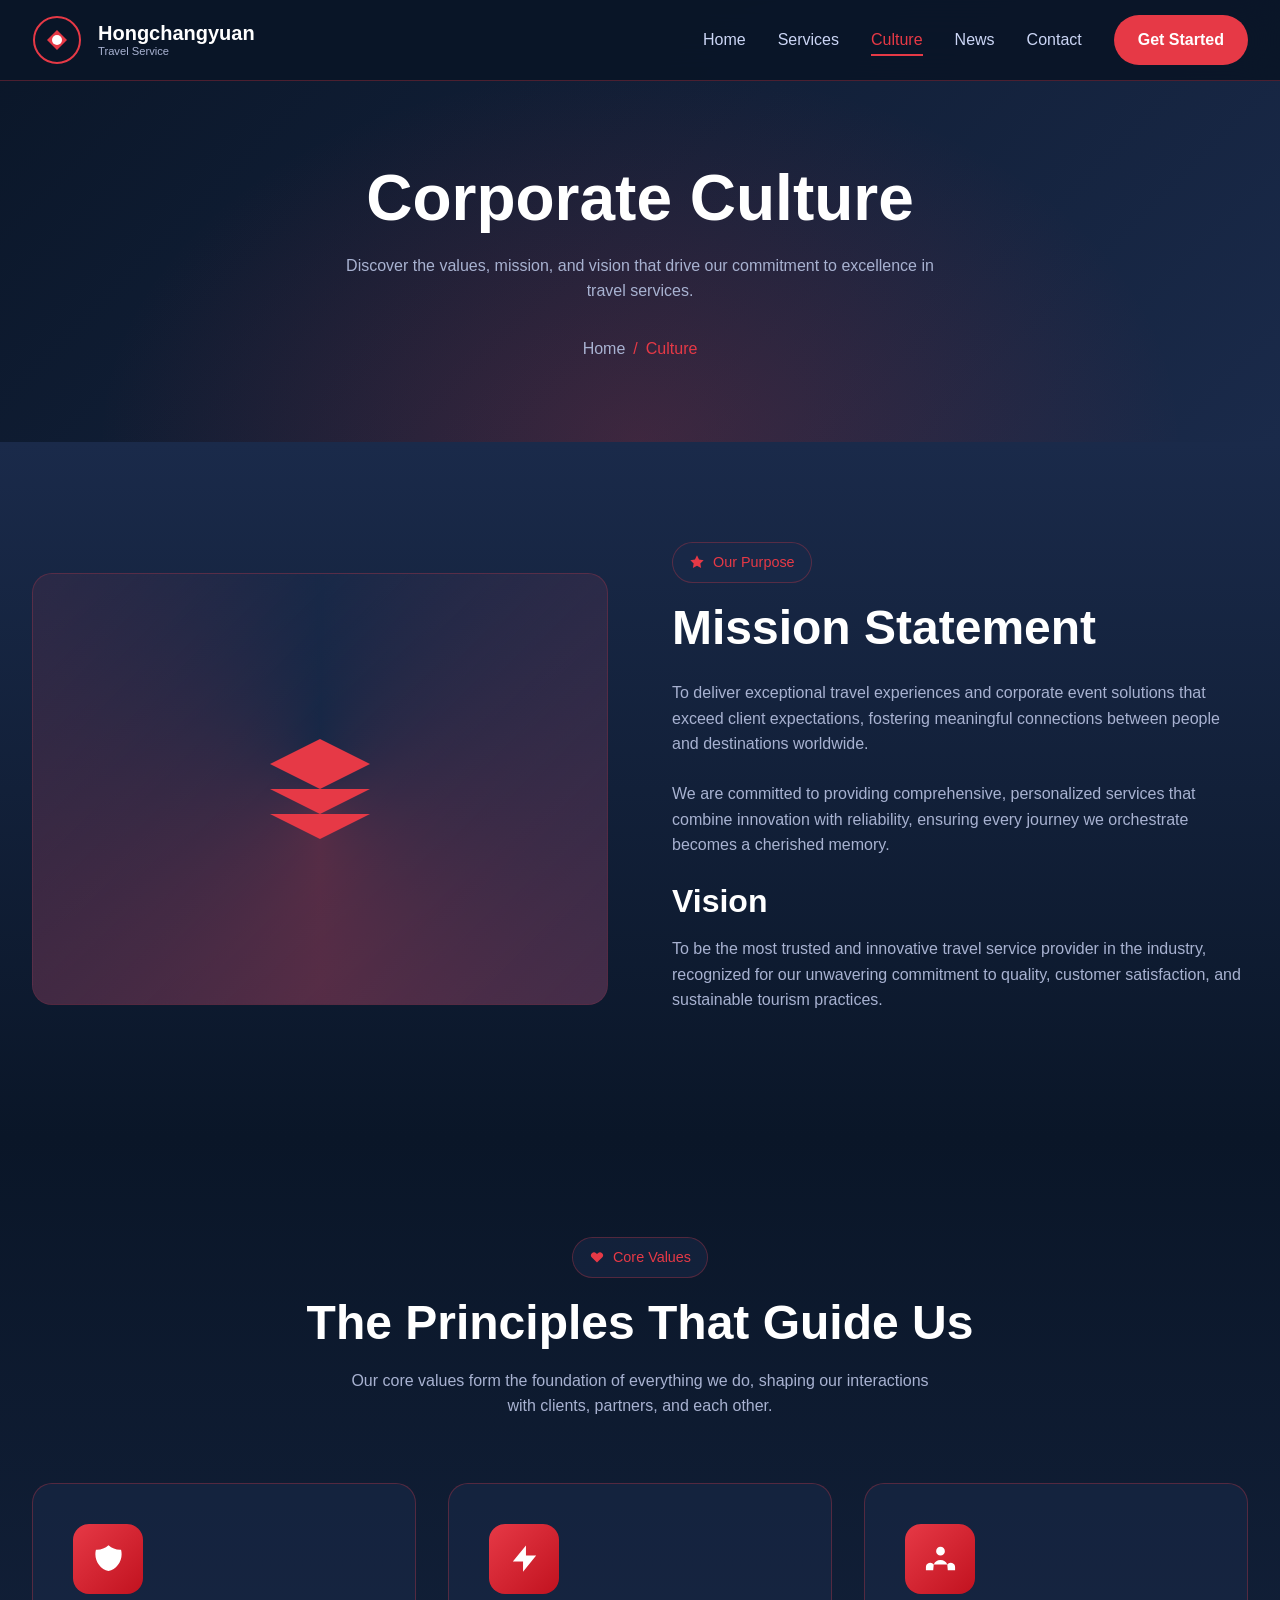
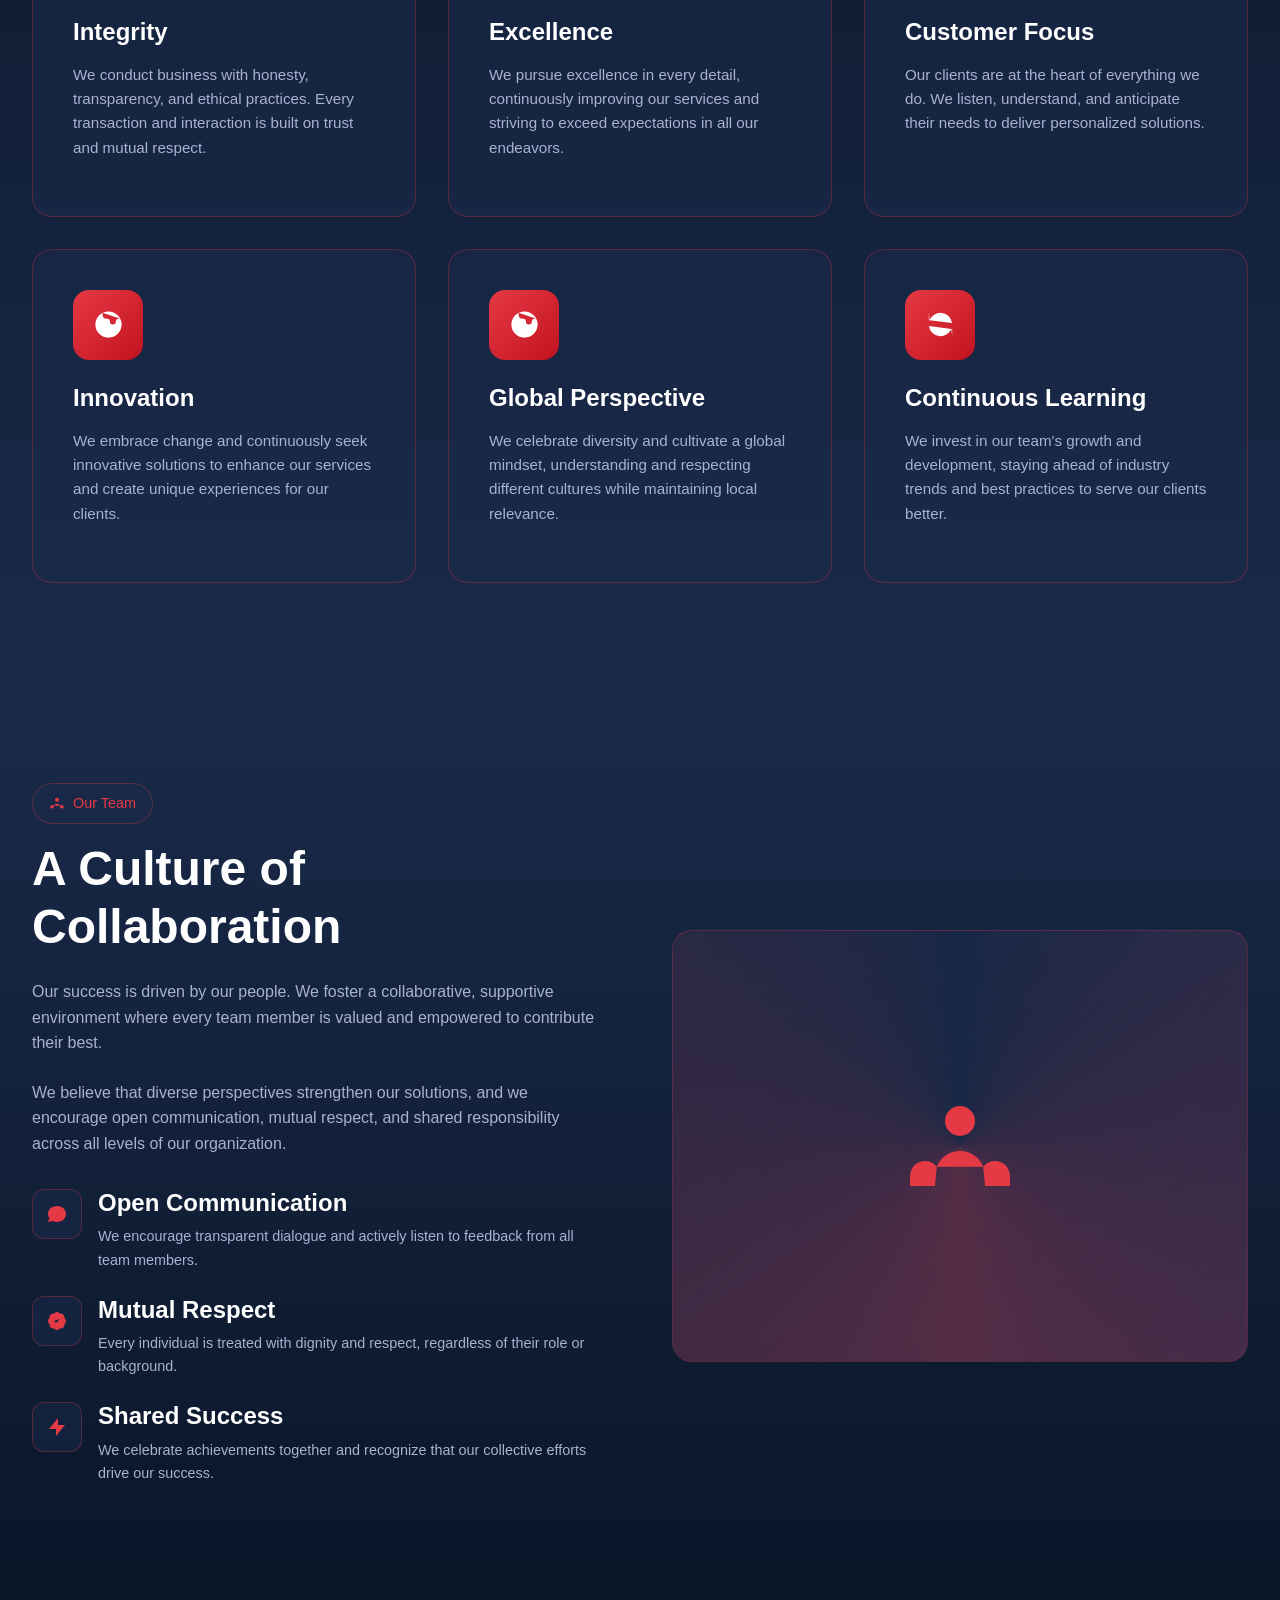
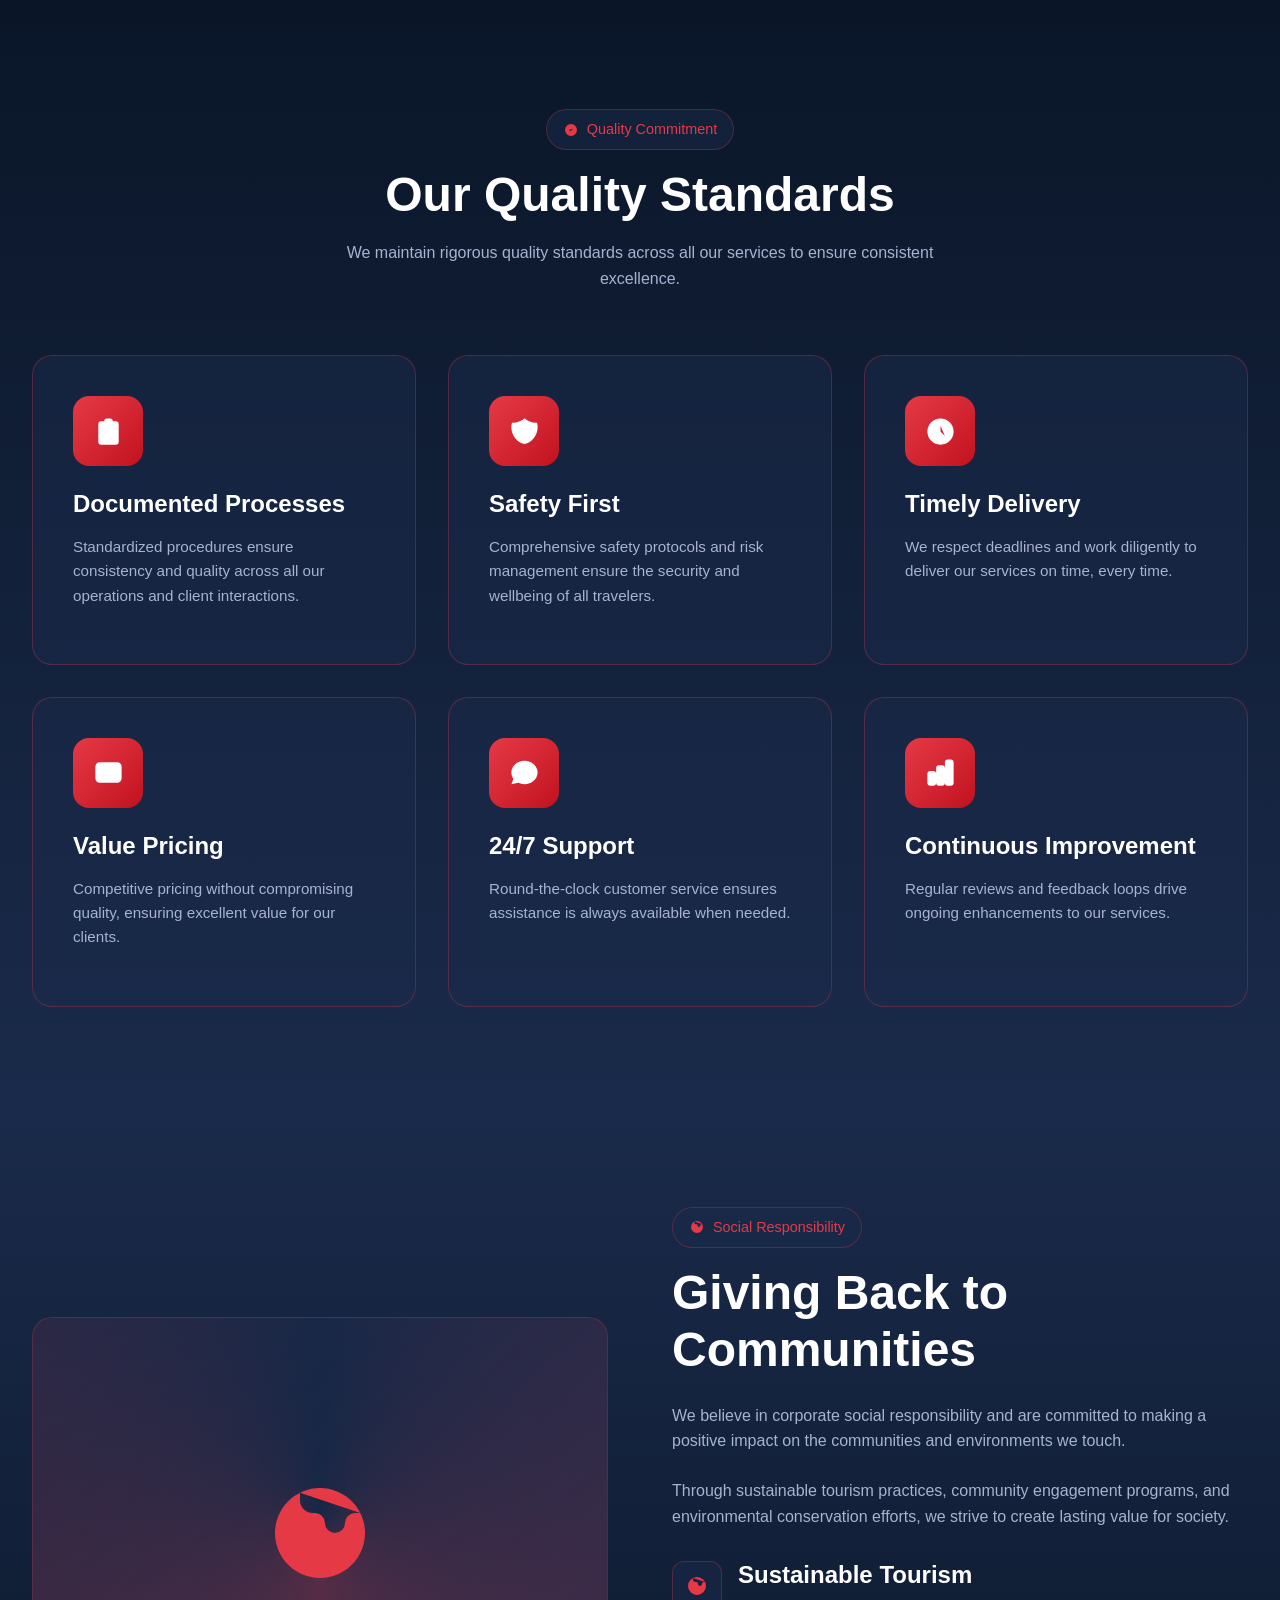
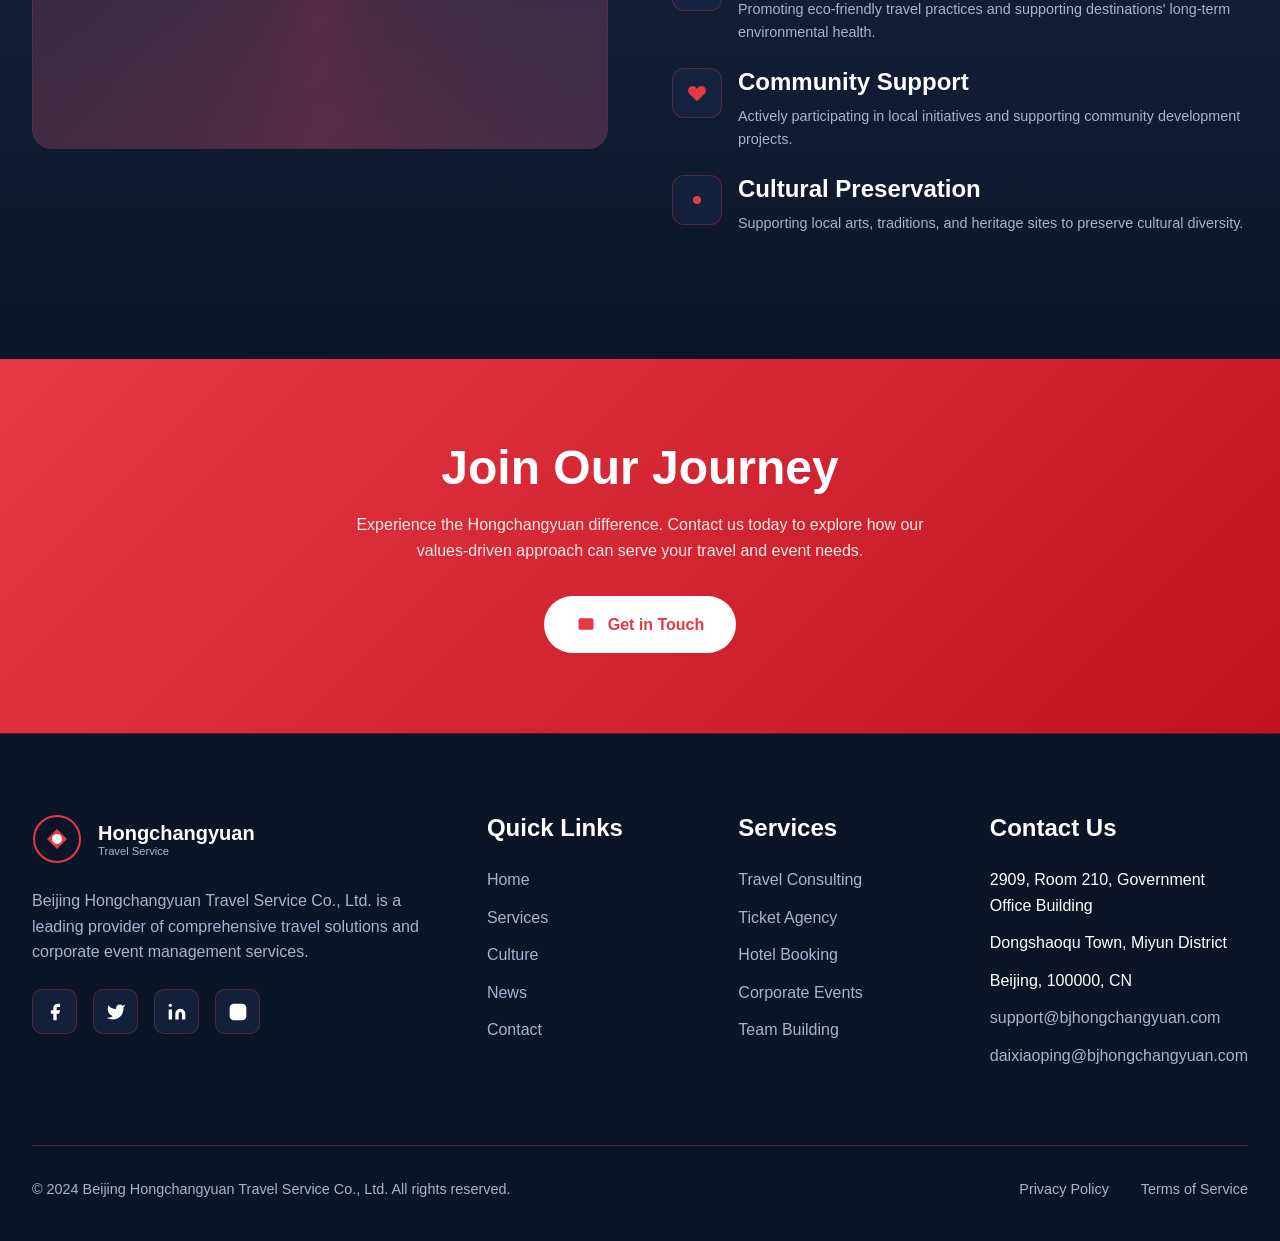
<file: culture.html>
<!DOCTYPE html>
<html lang="en">
<head>
    <meta charset="UTF-8">
    <meta name="viewport" content="width=device-width, initial-scale=1.0">
    <meta name="description" content="Discover the corporate culture, mission, vision, and values of Beijing Hongchangyuan Travel Service Co., Ltd. Learn about our commitment to excellence.">
    <meta name="keywords" content="corporate culture, company values, mission, vision, Beijing travel service, team excellence">
    <meta name="author" content="Beijing Hongchangyuan Travel Service Co., Ltd.">
    <meta name="robots" content="index, follow">
    <meta name="googlebot" content="index, follow">
    <meta name="language" content="English">
    
    <meta property="og:title" content="Corporate Culture | Beijing Hongchangyuan Travel Service">
    <meta property="og:description" content="Discover our commitment to excellence and the values that drive our travel service company.">
    <meta property="og:type" content="website">
    <meta property="og:url" content="https://bjhongchangyuan.com/culture">
    
    <title>Corporate Culture | Beijing Hongchangyuan Travel Service Co., Ltd.</title>
    
    <link rel="canonical" href="https://bjhongchangyuan.com/culture">
    <link rel="stylesheet" href="css/main.css">
</head>
<body>
    <!-- Header -->
    <header class="header" id="header">
        <div class="container">
            <a href="index.html" class="logo">
                <svg viewBox="0 0 50 50" xmlns="http://www.w3.org/2000/svg">
                    <circle cx="25" cy="25" r="23" fill="none" stroke="#e63946" stroke-width="2"/>
                    <path d="M15 25 L25 15 L35 25 L25 35 Z" fill="#e63946"/>
                    <circle cx="25" cy="25" r="5" fill="#ffffff"/>
                </svg>
                <div class="logo-text">
                    Hongchangyuan
                    <span>Travel Service</span>
                </div>
            </a>
            <nav class="nav">
                <ul class="nav-list">
                    <li><a href="index.html" class="nav-link">Home</a></li>
                    <li><a href="services.html" class="nav-link">Services</a></li>
                    <li><a href="culture.html" class="nav-link active">Culture</a></li>
                    <li><a href="news.html" class="nav-link">News</a></li>
                    <li><a href="contact.html" class="nav-link">Contact</a></li>
                </ul>
                <a href="contact.html" class="nav-cta">Get Started</a>
            </nav>
            <button class="mobile-menu-btn" id="mobileMenuBtn" aria-label="Toggle menu">
                <span></span>
                <span></span>
                <span></span>
            </button>
        </div>
    </header>
    
    <!-- Mobile Navigation -->
    <nav class="mobile-nav" id="mobileNav">
        <ul class="mobile-nav-list">
            <li><a href="index.html" class="mobile-nav-link">Home</a></li>
            <li><a href="services.html" class="mobile-nav-link">Services</a></li>
            <li><a href="culture.html" class="mobile-nav-link">Culture</a></li>
            <li><a href="news.html" class="mobile-nav-link">News</a></li>
            <li><a href="contact.html" class="mobile-nav-link">Contact</a></li>
        </ul>
    </nav>

    <!-- Page Header -->
    <section class="page-header">
        <div class="container">
            <h1>Corporate Culture</h1>
            <p>Discover the values, mission, and vision that drive our commitment to excellence in travel services.</p>
            <div class="breadcrumb">
                <a href="index.html">Home</a>
                <span>/</span>
                <span>Culture</span>
            </div>
        </div>
    </section>

    <!-- Mission & Vision Section -->
    <section class="about" id="mission">
        <div class="container">
            <div class="about-grid">
                <div class="about-image" data-animate="fade-right">
                    <div class="about-img-container">
                        <svg viewBox="0 0 24 24"><path d="M12 2L2 7l10 5 10-5-10-5zM2 17l10 5 10-5M2 12l10 5 10-5"/></svg>
                    </div>
                </div>
                <div class="about-content" data-animate="fade-left">
                    <div class="section-badge">
                        <svg viewBox="0 0 24 24" width="16" height="16" fill="currentColor"><path d="M12 2l3.09 6.26L22 9.27l-5 4.87 1.18 6.88L12 17.77l-6.18 3.25L7 14.14 2 9.27l6.91-1.01L12 2z"/></svg>
                        Our Purpose
                    </div>
                    <h2>Mission Statement</h2>
                    <p>To deliver exceptional travel experiences and corporate event solutions that exceed client expectations, fostering meaningful connections between people and destinations worldwide.</p>
                    <p>We are committed to providing comprehensive, personalized services that combine innovation with reliability, ensuring every journey we orchestrate becomes a cherished memory.</p>
                    <h3>Vision</h3>
                    <p>To be the most trusted and innovative travel service provider in the industry, recognized for our unwavering commitment to quality, customer satisfaction, and sustainable tourism practices.</p>
                </div>
            </div>
        </div>
    </section>

    <!-- Core Values Section -->
    <section class="features" id="values">
        <div class="container">
            <div class="section-header">
                <div class="section-badge">
                    <svg viewBox="0 0 24 24" width="16" height="16" fill="currentColor"><path d="M4.318 6.318a4.5 4.5 0 000 6.364L12 20.364l7.682-7.682a4.5 4.5 0 00-6.364-6.364L12 7.636l-1.318-1.318a4.5 4.5 0 00-6.364 0z"/></svg>
                    Core Values
                </div>
                <h2>The Principles That Guide Us</h2>
                <p>Our core values form the foundation of everything we do, shaping our interactions with clients, partners, and each other.</p>
            </div>
            <div class="features-grid">
                <article class="feature-card" data-animate="fade-up">
                    <div class="feature-icon">
                        <svg viewBox="0 0 24 24"><path d="M9 12l2 2 4-4m5.618-4.016A11.955 11.955 0 0112 2.944a11.955 11.955 0 01-8.618 3.04A12.02 12.02 0 003 9c0 5.591 3.824 10.29 9 11.622 5.176-1.332 9-6.03 9-11.622 0-1.042-.133-2.052-.382-3.016z"/></svg>
                    </div>
                    <h4>Integrity</h4>
                    <p>We conduct business with honesty, transparency, and ethical practices. Every transaction and interaction is built on trust and mutual respect.</p>
                </article>
                <article class="feature-card" data-animate="fade-up" data-delay="100">
                    <div class="feature-icon">
                        <svg viewBox="0 0 24 24"><path d="M13 10V3L4 14h7v7l9-11h-7z"/></svg>
                    </div>
                    <h4>Excellence</h4>
                    <p>We pursue excellence in every detail, continuously improving our services and striving to exceed expectations in all our endeavors.</p>
                </article>
                <article class="feature-card" data-animate="fade-up" data-delay="200">
                    <div class="feature-icon">
                        <svg viewBox="0 0 24 24"><path d="M17 20h5v-2a3 3 0 00-5.356-1.857M17 20H7m10 0v-2c0-.656-.126-1.283-.356-1.857M7 20H2v-2a3 3 0 015.356-1.857M7 20v-2c0-.656.126-1.283.356-1.857m0 0a5.002 5.002 0 019.288 0M15 7a3 3 0 11-6 0 3 3 0 016 0z"/></svg>
                    </div>
                    <h4>Customer Focus</h4>
                    <p>Our clients are at the heart of everything we do. We listen, understand, and anticipate their needs to deliver personalized solutions.</p>
                </article>
                <article class="feature-card" data-animate="fade-up" data-delay="300">
                    <div class="feature-icon">
                        <svg viewBox="0 0 24 24"><path d="M3.055 11H5a2 2 0 012 2v1a2 2 0 002 2 2 2 0 012 2v2.945M8 3.935V5.5A2.5 2.5 0 0010.5 8h.5a2 2 0 012 2 2 2 0 104 0 2 2 0 012-2h1.064M15 20.488V18a2 2 0 012-2h3.064M21 12a9 9 0 11-18 0 9 9 0 0118 0z"/></svg>
                    </div>
                    <h4>Innovation</h4>
                    <p>We embrace change and continuously seek innovative solutions to enhance our services and create unique experiences for our clients.</p>
                </article>
                <article class="feature-card" data-animate="fade-up" data-delay="400">
                    <div class="feature-icon">
                        <svg viewBox="0 0 24 24"><path d="M3.055 11H5a2 2 0 012 2v1a2 2 0 002 2 2 2 0 012 2v2.945M8 3.935V5.5A2.5 2.5 0 0010.5 8h.5a2 2 0 012 2 2 2 0 104 0 2 2 0 012-2h1.064M15 20.488V18a2 2 0 012-2h3.064M21 12a9 9 0 11-18 0 9 9 0 0118 0z"/></svg>
                    </div>
                    <h4>Global Perspective</h4>
                    <p>We celebrate diversity and cultivate a global mindset, understanding and respecting different cultures while maintaining local relevance.</p>
                </article>
                <article class="feature-card" data-animate="fade-up" data-delay="500">
                    <div class="feature-icon">
                        <svg viewBox="0 0 24 24"><path d="M4 4v5h.582m15.356 2A8.001 8.001 0 004.582 9m0 0H9m11 11v-5h-.581m0 0a8.003 8.003 0 01-15.357-2m15.357 2H15"/></svg>
                    </div>
                    <h4>Continuous Learning</h4>
                    <p>We invest in our team's growth and development, staying ahead of industry trends and best practices to serve our clients better.</p>
                </article>
            </div>
        </div>
    </section>

    <!-- Team Culture Section -->
    <section class="about" id="team">
        <div class="container">
            <div class="about-grid">
                <div class="about-content" data-animate="fade-right">
                    <div class="section-badge">
                        <svg viewBox="0 0 24 24" width="16" height="16" fill="currentColor"><path d="M17 20h5v-2a3 3 0 00-5.356-1.857M17 20H7m10 0v-2c0-.656-.126-1.283-.356-1.857M7 20H2v-2a3 3 0 015.356-1.857M7 20v-2c0-.656.126-1.283.356-1.857m0 0a5.002 5.002 0 019.288 0M15 7a3 3 0 11-6 0 3 3 0 016 0z"/></svg>
                        Our Team
                    </div>
                    <h2>A Culture of Collaboration</h2>
                    <p>Our success is driven by our people. We foster a collaborative, supportive environment where every team member is valued and empowered to contribute their best.</p>
                    <p>We believe that diverse perspectives strengthen our solutions, and we encourage open communication, mutual respect, and shared responsibility across all levels of our organization.</p>
                    
                    <ul class="values-list">
                        <li>
                            <div class="value-icon">
                                <svg viewBox="0 0 24 24"><path d="M8 12h.01M12 12h.01M16 12h.01M21 12c0 4.418-4.03 8-9 8a9.863 9.863 0 01-4.255-.949L3 20l1.395-3.72C3.512 15.042 3 13.574 3 12c0-4.418 4.03-8 9-8s9 3.582 9 8z"/></svg>
                            </div>
                            <div class="value-content">
                                <h4>Open Communication</h4>
                                <p>We encourage transparent dialogue and actively listen to feedback from all team members.</p>
                            </div>
                        </li>
                        <li>
                            <div class="value-icon">
                                <svg viewBox="0 0 24 24"><path d="M9 12l2 2 4-4M7.835 4.697a3.42 3.42 0 001.946-.806 3.42 3.42 0 014.438 0 3.42 3.42 0 001.946.806 3.42 3.42 0 013.138 3.138 3.42 3.42 0 00.806 1.946 3.42 3.42 0 010 4.438 3.42 3.42 0 00-.806 1.946 3.42 3.42 0 01-3.138 3.138 3.42 3.42 0 00-1.946.806 3.42 3.42 0 01-4.438 0 3.42 3.42 0 00-1.946-.806 3.42 3.42 0 01-3.138-3.138 3.42 3.42 0 00-.806-1.946 3.42 3.42 0 010-4.438 3.42 3.42 0 00.806-1.946 3.42 3.42 0 013.138-3.138z"/></svg>
                            </div>
                            <div class="value-content">
                                <h4>Mutual Respect</h4>
                                <p>Every individual is treated with dignity and respect, regardless of their role or background.</p>
                            </div>
                        </li>
                        <li>
                            <div class="value-icon">
                                <svg viewBox="0 0 24 24"><path d="M13 10V3L4 14h7v7l9-11h-7z"/></svg>
                            </div>
                            <div class="value-content">
                                <h4>Shared Success</h4>
                                <p>We celebrate achievements together and recognize that our collective efforts drive our success.</p>
                            </div>
                        </li>
                    </ul>
                </div>
                <div class="about-image" data-animate="fade-left">
                    <div class="about-img-container">
                        <svg viewBox="0 0 24 24"><path d="M17 20h5v-2a3 3 0 00-5.356-1.857M17 20H7m10 0v-2c0-.656-.126-1.283-.356-1.857M7 20H2v-2a3 3 0 015.356-1.857M7 20v-2c0-.656.126-1.283.356-1.857m0 0a5.002 5.002 0 019.288 0M15 7a3 3 0 11-6 0 3 3 0 016 0z"/></svg>
                    </div>
                </div>
            </div>
        </div>
    </section>

    <!-- Quality Commitment Section -->
    <section class="features" id="quality">
        <div class="container">
            <div class="section-header">
                <div class="section-badge">
                    <svg viewBox="0 0 24 24" width="16" height="16" fill="currentColor"><path d="M9 12l2 2 4-4m6 2a9 9 0 11-18 0 9 9 0 0118 0z"/></svg>
                    Quality Commitment
                </div>
                <h2>Our Quality Standards</h2>
                <p>We maintain rigorous quality standards across all our services to ensure consistent excellence.</p>
            </div>
            <div class="features-grid">
                <article class="feature-card" data-animate="fade-up">
                    <div class="feature-icon">
                        <svg viewBox="0 0 24 24"><path d="M9 5H7a2 2 0 00-2 2v12a2 2 0 002 2h10a2 2 0 002-2V7a2 2 0 00-2-2h-2M9 5a2 2 0 002 2h2a2 2 0 002-2M9 5a2 2 0 012-2h2a2 2 0 012 2"/></svg>
                    </div>
                    <h4>Documented Processes</h4>
                    <p>Standardized procedures ensure consistency and quality across all our operations and client interactions.</p>
                </article>
                <article class="feature-card" data-animate="fade-up" data-delay="100">
                    <div class="feature-icon">
                        <svg viewBox="0 0 24 24"><path d="M9 12l2 2 4-4m5.618-4.016A11.955 11.955 0 0112 2.944a11.955 11.955 0 01-8.618 3.04A12.02 12.02 0 003 9c0 5.591 3.824 10.29 9 11.622 5.176-1.332 9-6.03 9-11.622 0-1.042-.133-2.052-.382-3.016z"/></svg>
                    </div>
                    <h4>Safety First</h4>
                    <p>Comprehensive safety protocols and risk management ensure the security and wellbeing of all travelers.</p>
                </article>
                <article class="feature-card" data-animate="fade-up" data-delay="200">
                    <div class="feature-icon">
                        <svg viewBox="0 0 24 24"><path d="M12 8v4l3 3m6-3a9 9 0 11-18 0 9 9 0 0118 0z"/></svg>
                    </div>
                    <h4>Timely Delivery</h4>
                    <p>We respect deadlines and work diligently to deliver our services on time, every time.</p>
                </article>
                <article class="feature-card" data-animate="fade-up" data-delay="300">
                    <div class="feature-icon">
                        <svg viewBox="0 0 24 24"><path d="M3 10h18M7 15h1m4 0h1m-7 4h12a3 3 0 003-3V8a3 3 0 00-3-3H6a3 3 0 00-3 3v8a3 3 0 003 3z"/></svg>
                    </div>
                    <h4>Value Pricing</h4>
                    <p>Competitive pricing without compromising quality, ensuring excellent value for our clients.</p>
                </article>
                <article class="feature-card" data-animate="fade-up" data-delay="400">
                    <div class="feature-icon">
                        <svg viewBox="0 0 24 24"><path d="M8 12h.01M12 12h.01M16 12h.01M21 12c0 4.418-4.03 8-9 8a9.863 9.863 0 01-4.255-.949L3 20l1.395-3.72C3.512 15.042 3 13.574 3 12c0-4.418 4.03-8 9-8s9 3.582 9 8z"/></svg>
                    </div>
                    <h4>24/7 Support</h4>
                    <p>Round-the-clock customer service ensures assistance is always available when needed.</p>
                </article>
                <article class="feature-card" data-animate="fade-up" data-delay="500">
                    <div class="feature-icon">
                        <svg viewBox="0 0 24 24"><path d="M9 19v-6a2 2 0 00-2-2H5a2 2 0 00-2 2v6a2 2 0 002 2h2a2 2 0 002-2zm0 0V9a2 2 0 012-2h2a2 2 0 012 2v10m-6 0a2 2 0 002 2h2a2 2 0 002-2m0 0V5a2 2 0 012-2h2a2 2 0 012 2v14a2 2 0 01-2 2h-2a2 2 0 01-2-2z"/></svg>
                    </div>
                    <h4>Continuous Improvement</h4>
                    <p>Regular reviews and feedback loops drive ongoing enhancements to our services.</p>
                </article>
            </div>
        </div>
    </section>

    <!-- CSR Section -->
    <section class="about" id="csr">
        <div class="container">
            <div class="about-grid">
                <div class="about-image" data-animate="fade-right">
                    <div class="about-img-container">
                        <svg viewBox="0 0 24 24"><path d="M3.055 11H5a2 2 0 012 2v1a2 2 0 002 2 2 2 0 012 2v2.945M8 3.935V5.5A2.5 2.5 0 0010.5 8h.5a2 2 0 012 2 2 2 0 104 0 2 2 0 012-2h1.064M15 20.488V18a2 2 0 012-2h3.064M21 12a9 9 0 11-18 0 9 9 0 0118 0z"/></svg>
                    </div>
                </div>
                <div class="about-content" data-animate="fade-left">
                    <div class="section-badge">
                        <svg viewBox="0 0 24 24" width="16" height="16" fill="currentColor"><path d="M3.055 11H5a2 2 0 012 2v1a2 2 0 002 2 2 2 0 012 2v2.945M8 3.935V5.5A2.5 2.5 0 0010.5 8h.5a2 2 0 012 2 2 2 0 104 0 2 2 0 012-2h1.064M15 20.488V18a2 2 0 012-2h3.064M21 12a9 9 0 11-18 0 9 9 0 0118 0z"/></svg>
                        Social Responsibility
                    </div>
                    <h2>Giving Back to Communities</h2>
                    <p>We believe in corporate social responsibility and are committed to making a positive impact on the communities and environments we touch.</p>
                    <p>Through sustainable tourism practices, community engagement programs, and environmental conservation efforts, we strive to create lasting value for society.</p>
                    
                    <ul class="values-list">
                        <li>
                            <div class="value-icon">
                                <svg viewBox="0 0 24 24"><path d="M3.055 11H5a2 2 0 012 2v1a2 2 0 002 2 2 2 0 012 2v2.945M8 3.935V5.5A2.5 2.5 0 0010.5 8h.5a2 2 0 012 2 2 2 0 104 0 2 2 0 012-2h1.064M15 20.488V18a2 2 0 012-2h3.064M21 12a9 9 0 11-18 0 9 9 0 0118 0z"/></svg>
                            </div>
                            <div class="value-content">
                                <h4>Sustainable Tourism</h4>
                                <p>Promoting eco-friendly travel practices and supporting destinations' long-term environmental health.</p>
                            </div>
                        </li>
                        <li>
                            <div class="value-icon">
                                <svg viewBox="0 0 24 24"><path d="M4.318 6.318a4.5 4.5 0 000 6.364L12 20.364l7.682-7.682a4.5 4.5 0 00-6.364-6.364L12 7.636l-1.318-1.318a4.5 4.5 0 00-6.364 0z"/></svg>
                            </div>
                            <div class="value-content">
                                <h4>Community Support</h4>
                                <p>Actively participating in local initiatives and supporting community development projects.</p>
                            </div>
                        </li>
                        <li>
                            <div class="value-icon">
                                <svg viewBox="0 0 24 24"><path d="M12 3v1m0 16v1m9-9h-1M4 12H3m15.364 6.364l-.707-.707M6.343 6.343l-.707-.707m12.728 0l-.707.707M6.343 17.657l-.707.707M16 12a4 4 0 11-8 0 4 4 0 018 0z"/></svg>
                            </div>
                            <div class="value-content">
                                <h4>Cultural Preservation</h4>
                                <p>Supporting local arts, traditions, and heritage sites to preserve cultural diversity.</p>
                            </div>
                        </li>
                    </ul>
                </div>
            </div>
        </div>
    </section>

    <!-- CTA Section -->
    <section class="cta">
        <div class="container">
            <h2>Join Our Journey</h2>
            <p>Experience the Hongchangyuan difference. Contact us today to explore how our values-driven approach can serve your travel and event needs.</p>
            <a href="contact.html" class="btn">
                <svg viewBox="0 0 24 24" fill="currentColor"><path d="M3 8l7.89 5.26a2 2 0 002.22 0L21 8M5 19h14a2 2 0 002-2V7a2 2 0 00-2-2H5a2 2 0 00-2 2v10a2 2 0 002 2z"/></svg>
                Get in Touch
            </a>
        </div>
    </section>

    <!-- Footer -->
    <footer class="footer">
        <div class="container">
            <div class="footer-grid">
                <div class="footer-brand">
                    <a href="index.html" class="logo">
                        <svg viewBox="0 0 50 50" xmlns="http://www.w3.org/2000/svg">
                            <circle cx="25" cy="25" r="23" fill="none" stroke="#e63946" stroke-width="2"/>
                            <path d="M15 25 L25 15 L35 25 L25 35 Z" fill="#e63946"/>
                            <circle cx="25" cy="25" r="5" fill="#ffffff"/>
                        </svg>
                        <div class="logo-text">
                            Hongchangyuan
                            <span>Travel Service</span>
                        </div>
                    </a>
                    <p>Beijing Hongchangyuan Travel Service Co., Ltd. is a leading provider of comprehensive travel solutions and corporate event management services.</p>
                    <div class="social-links">
                        <a href="#" class="social-link" aria-label="Facebook">
                            <svg viewBox="0 0 24 24"><path d="M18 2h-3a5 5 0 00-5 5v3H7v4h3v8h4v-8h3l1-4h-4V7a1 1 0 011-1h3z"/></svg>
                        </a>
                        <a href="#" class="social-link" aria-label="Twitter">
                            <svg viewBox="0 0 24 24"><path d="M23 3a10.9 10.9 0 01-3.14 1.53 4.48 4.48 0 00-7.86 3v1A10.66 10.66 0 013 4s-4 9 5 13a11.64 11.64 0 01-7 2c9 5 20 0 20-11.5a4.5 4.5 0 00-.08-.83A7.72 7.72 0 0023 3z"/></svg>
                        </a>
                        <a href="#" class="social-link" aria-label="LinkedIn">
                            <svg viewBox="0 0 24 24"><path d="M16 8a6 6 0 016 6v7h-4v-7a2 2 0 00-2-2 2 2 0 00-2 2v7h-4v-7a6 6 0 016-6zM2 9h4v12H2z"/><circle cx="4" cy="4" r="2"/></svg>
                        </a>
                        <a href="#" class="social-link" aria-label="Instagram">
                            <svg viewBox="0 0 24 24"><rect x="2" y="2" width="20" height="20" rx="5" ry="5"/><path d="M16 11.37A4 4 0 1112.63 8 4 4 0 0116 11.37z"/><line x1="17.5" y1="6.5" x2="17.51" y2="6.5"/></svg>
                        </a>
                    </div>
                </div>
                <div class="footer-column">
                    <h4>Quick Links</h4>
                    <ul class="footer-links">
                        <li><a href="index.html">Home</a></li>
                        <li><a href="services.html">Services</a></li>
                        <li><a href="culture.html">Culture</a></li>
                        <li><a href="news.html">News</a></li>
                        <li><a href="contact.html">Contact</a></li>
                    </ul>
                </div>
                <div class="footer-column">
                    <h4>Services</h4>
                    <ul class="footer-links">
                        <li><a href="services.html">Travel Consulting</a></li>
                        <li><a href="services.html">Ticket Agency</a></li>
                        <li><a href="services.html">Hotel Booking</a></li>
                        <li><a href="services.html">Corporate Events</a></li>
                        <li><a href="services.html">Team Building</a></li>
                    </ul>
                </div>
                <div class="footer-column">
                    <h4>Contact Us</h4>
                    <ul class="footer-links">
                        <li>2909, Room 210, Government Office Building</li>
                        <li>Dongshaoqu Town, Miyun District</li>
                        <li>Beijing, 100000, CN</li>
                        <li><a href="mailto:support@bjhongchangyuan.com">support@bjhongchangyuan.com</a></li>
                        <li><a href="mailto:daixiaoping@bjhongchangyuan.com">daixiaoping@bjhongchangyuan.com</a></li>
                    </ul>
                </div>
            </div>
            <div class="footer-bottom">
                <p>&copy; 2024 Beijing Hongchangyuan Travel Service Co., Ltd. All rights reserved.</p>
                <div class="footer-legal">
                    <a href="privacy.html">Privacy Policy</a>
                    <a href="terms.html">Terms of Service</a>
                </div>
            </div>
        </div>
    </footer>

    <script src="js/main.js"></script>
</body>
</html>
</file>
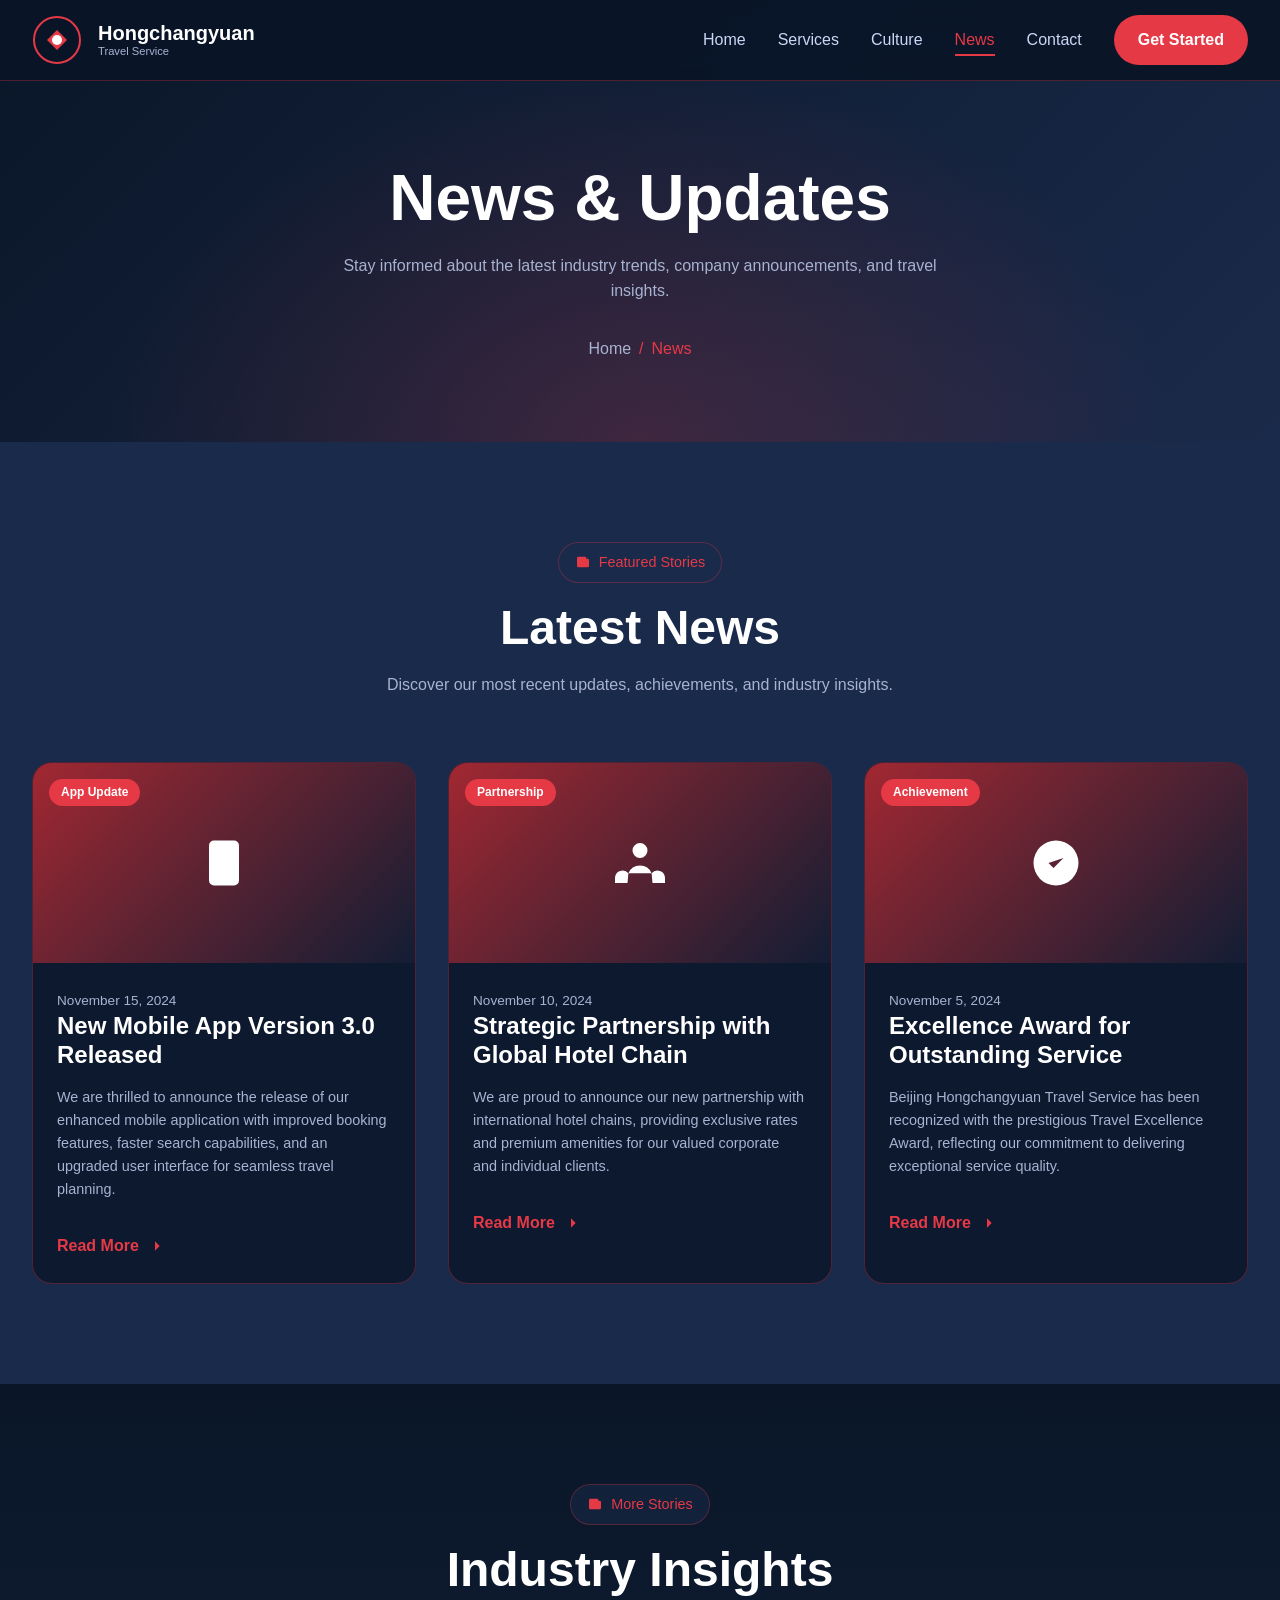
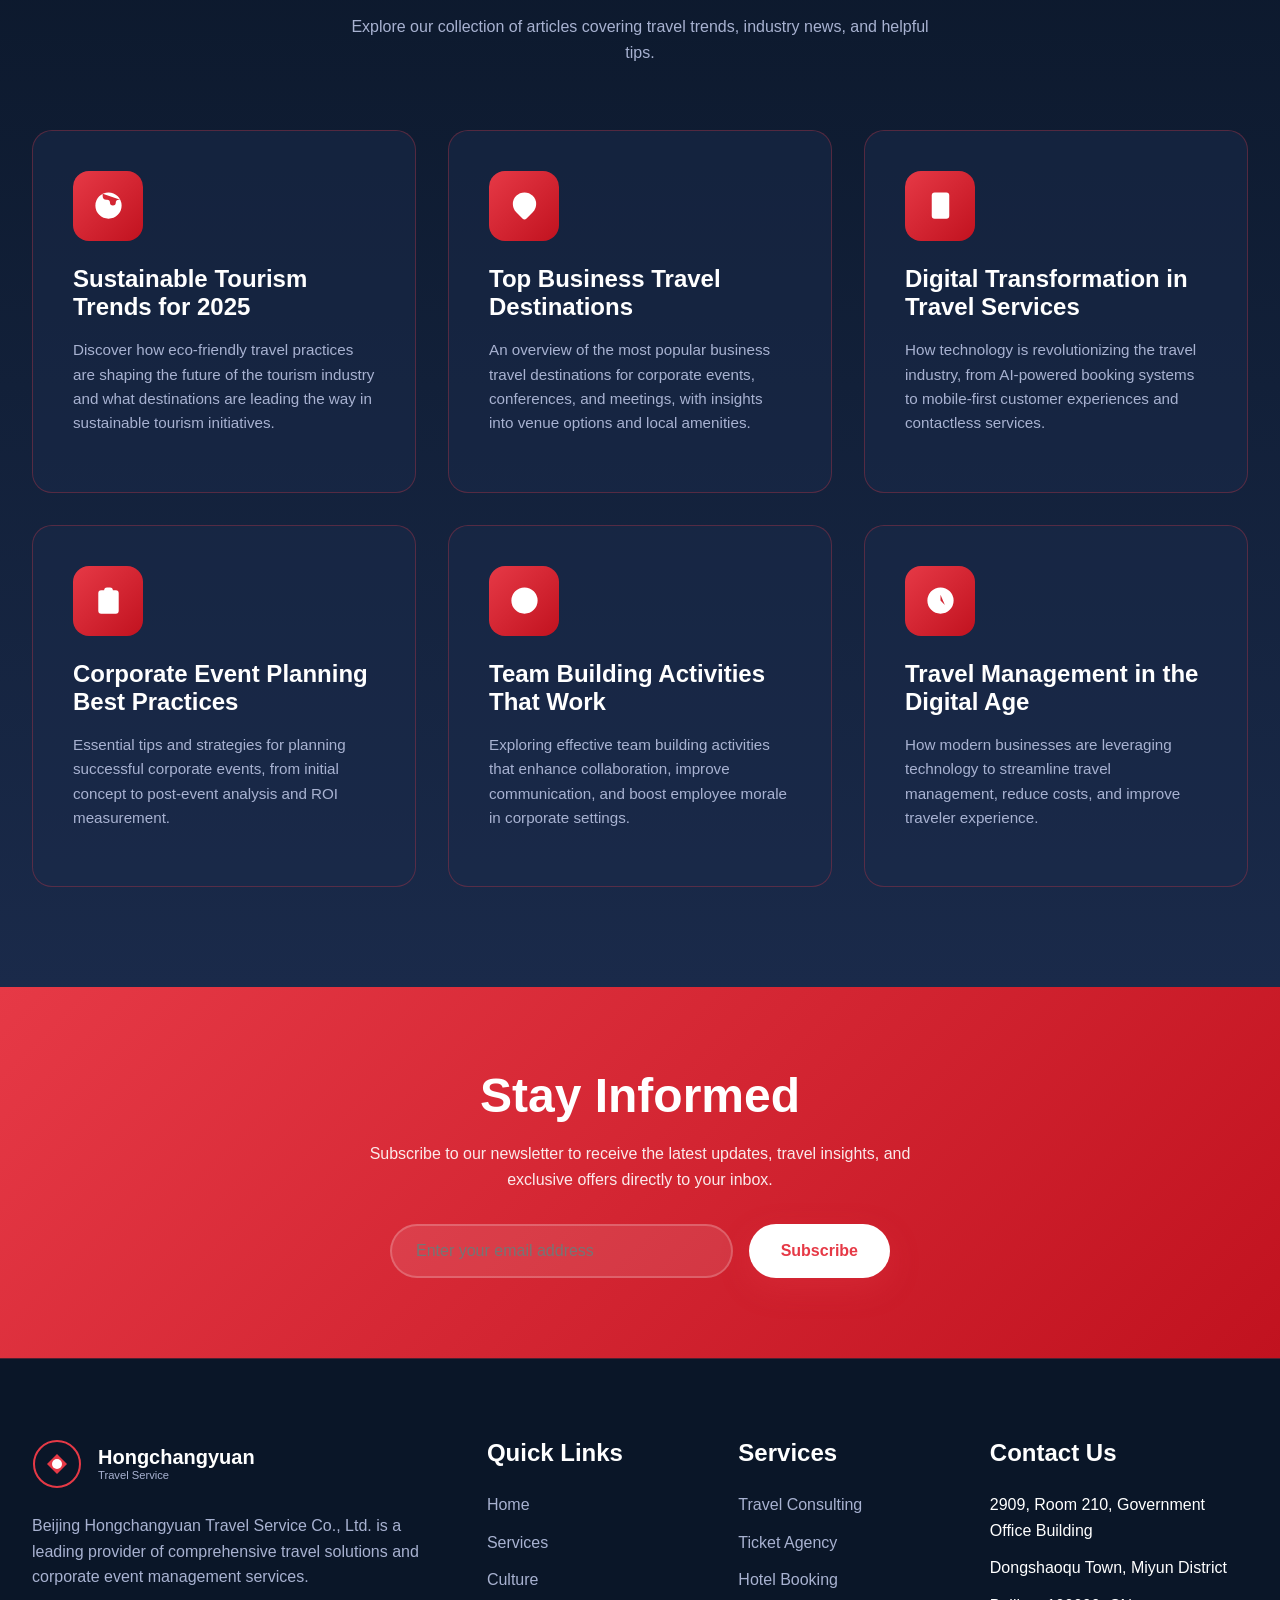
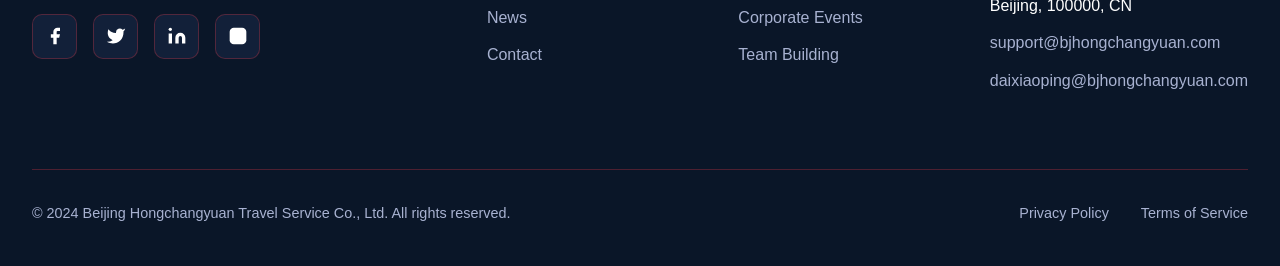
<file: news.html>
<!DOCTYPE html>
<html lang="en">
<head>
    <meta charset="UTF-8">
    <meta name="viewport" content="width=device-width, initial-scale=1.0">
    <meta name="description" content="Stay updated with the latest news, industry insights, and company updates from Beijing Hongchangyuan Travel Service Co., Ltd.">
    <meta name="keywords" content="travel news, industry updates, company news, travel service news, Beijing tourism">
    <meta name="author" content="Beijing Hongchangyuan Travel Service Co., Ltd.">
    <meta name="robots" content="index, follow">
    <meta name="googlebot" content="index, follow">
    <meta name="language" content="English">
    
    <meta property="og:title" content="News & Updates | Beijing Hongchangyuan Travel Service">
    <meta property="og:description" content="Stay updated with the latest news and insights from our company.">
    <meta property="og:type" content="website">
    <meta property="og:url" content="https://bjhongchangyuan.com/news">
    
    <title>News & Updates | Beijing Hongchangyuan Travel Service Co., Ltd.</title>
    
    <link rel="canonical" href="https://bjhongchangyuan.com/news">
    <link rel="stylesheet" href="css/main.css">
</head>
<body>
    <!-- Header -->
    <header class="header" id="header">
        <div class="container">
            <a href="index.html" class="logo">
                <svg viewBox="0 0 50 50" xmlns="http://www.w3.org/2000/svg">
                    <circle cx="25" cy="25" r="23" fill="none" stroke="#e63946" stroke-width="2"/>
                    <path d="M15 25 L25 15 L35 25 L25 35 Z" fill="#e63946"/>
                    <circle cx="25" cy="25" r="5" fill="#ffffff"/>
                </svg>
                <div class="logo-text">
                    Hongchangyuan
                    <span>Travel Service</span>
                </div>
            </a>
            <nav class="nav">
                <ul class="nav-list">
                    <li><a href="index.html" class="nav-link">Home</a></li>
                    <li><a href="services.html" class="nav-link">Services</a></li>
                    <li><a href="culture.html" class="nav-link">Culture</a></li>
                    <li><a href="news.html" class="nav-link active">News</a></li>
                    <li><a href="contact.html" class="nav-link">Contact</a></li>
                </ul>
                <a href="contact.html" class="nav-cta">Get Started</a>
            </nav>
            <button class="mobile-menu-btn" id="mobileMenuBtn" aria-label="Toggle menu">
                <span></span>
                <span></span>
                <span></span>
            </button>
        </div>
    </header>
    
    <!-- Mobile Navigation -->
    <nav class="mobile-nav" id="mobileNav">
        <ul class="mobile-nav-list">
            <li><a href="index.html" class="mobile-nav-link">Home</a></li>
            <li><a href="services.html" class="mobile-nav-link">Services</a></li>
            <li><a href="culture.html" class="mobile-nav-link">Culture</a></li>
            <li><a href="news.html" class="mobile-nav-link">News</a></li>
            <li><a href="contact.html" class="mobile-nav-link">Contact</a></li>
        </ul>
    </nav>

    <!-- Page Header -->
    <section class="page-header">
        <div class="container">
            <h1>News & Updates</h1>
            <p>Stay informed about the latest industry trends, company announcements, and travel insights.</p>
            <div class="breadcrumb">
                <a href="index.html">Home</a>
                <span>/</span>
                <span>News</span>
            </div>
        </div>
    </section>

    <!-- Featured News Section -->
    <section class="news" id="featured">
        <div class="container">
            <div class="section-header">
                <div class="section-badge">
                    <svg viewBox="0 0 24 24" width="16" height="16" fill="currentColor"><path d="M19 20H5a2 2 0 01-2-2V6a2 2 0 012-2h10a2 2 0 012 2v1m2 13a2 2 0 01-2-2V7m2 13a2 2 0 002-2V9a2 2 0 00-2-2h-2m-4-3H9M7 16h6M7 12h10"/></svg>
                    Featured Stories
                </div>
                <h2>Latest News</h2>
                <p>Discover our most recent updates, achievements, and industry insights.</p>
            </div>
            <div class="news-grid">
                <article class="news-card" data-animate="fade-up">
                    <div class="news-image">
                        <svg viewBox="0 0 24 24"><path d="M12 18h.01M8 21h8a2 2 0 002-2V5a2 2 0 00-2-2H8a2 2 0 00-2 2v14a2 2 0 002 2z"/></svg>
                        <span class="news-category">App Update</span>
                    </div>
                    <div class="news-content">
                        <span class="news-date">November 15, 2024</span>
                        <h4>New Mobile App Version 3.0 Released</h4>
                        <p>We are thrilled to announce the release of our enhanced mobile application with improved booking features, faster search capabilities, and an upgraded user interface for seamless travel planning.</p>
                        <a href="#" class="news-link">
                            Read More
                            <svg viewBox="0 0 24 24"><path d="M5 12h14M12 5l7 7-7 7"/></svg>
                        </a>
                    </div>
                </article>
                <article class="news-card" data-animate="fade-up" data-delay="100">
                    <div class="news-image">
                        <svg viewBox="0 0 24 24"><path d="M17 20h5v-2a3 3 0 00-5.356-1.857M17 20H7m10 0v-2c0-.656-.126-1.283-.356-1.857M7 20H2v-2a3 3 0 015.356-1.857M7 20v-2c0-.656.126-1.283.356-1.857m0 0a5.002 5.002 0 019.288 0M15 7a3 3 0 11-6 0 3 3 0 016 0z"/></svg>
                        <span class="news-category">Partnership</span>
                    </div>
                    <div class="news-content">
                        <span class="news-date">November 10, 2024</span>
                        <h4>Strategic Partnership with Global Hotel Chain</h4>
                        <p>We are proud to announce our new partnership with international hotel chains, providing exclusive rates and premium amenities for our valued corporate and individual clients.</p>
                        <a href="#" class="news-link">
                            Read More
                            <svg viewBox="0 0 24 24"><path d="M5 12h14M12 5l7 7-7 7"/></svg>
                        </a>
                    </div>
                </article>
                <article class="news-card" data-animate="fade-up" data-delay="200">
                    <div class="news-image">
                        <svg viewBox="0 0 24 24"><path d="M9 12l2 2 4-4m6 2a9 9 0 11-18 0 9 9 0 0118 0z"/></svg>
                        <span class="news-category">Achievement</span>
                    </div>
                    <div class="news-content">
                        <span class="news-date">November 5, 2024</span>
                        <h4>Excellence Award for Outstanding Service</h4>
                        <p>Beijing Hongchangyuan Travel Service has been recognized with the prestigious Travel Excellence Award, reflecting our commitment to delivering exceptional service quality.</p>
                        <a href="#" class="news-link">
                            Read More
                            <svg viewBox="0 0 24 24"><path d="M5 12h14M12 5l7 7-7 7"/></svg>
                        </a>
                    </div>
                </article>
            </div>
        </div>
    </section>

    <!-- More News Section -->
    <section class="features" id="more-news">
        <div class="container">
            <div class="section-header">
                <div class="section-badge">
                    <svg viewBox="0 0 24 24" width="16" height="16" fill="currentColor"><path d="M19 20H5a2 2 0 01-2-2V6a2 2 0 012-2h10a2 2 0 012 2v1m2 13a2 2 0 01-2-2V7m2 13a2 2 0 002-2V9a2 2 0 00-2-2h-2m-4-3H9M7 16h6M7 12h10"/></svg>
                    More Stories
                </div>
                <h2>Industry Insights</h2>
                <p>Explore our collection of articles covering travel trends, industry news, and helpful tips.</p>
            </div>
            <div class="features-grid">
                <article class="feature-card" data-animate="fade-up">
                    <div class="feature-icon">
                        <svg viewBox="0 0 24 24"><path d="M3.055 11H5a2 2 0 012 2v1a2 2 0 002 2 2 2 0 012 2v2.945M8 3.935V5.5A2.5 2.5 0 0010.5 8h.5a2 2 0 012 2 2 2 0 104 0 2 2 0 012-2h1.064M15 20.488V18a2 2 0 012-2h3.064M21 12a9 9 0 11-18 0 9 9 0 0118 0z"/></svg>
                    </div>
                    <h4>Sustainable Tourism Trends for 2025</h4>
                    <p>Discover how eco-friendly travel practices are shaping the future of the tourism industry and what destinations are leading the way in sustainable tourism initiatives.</p>
                </article>
                <article class="feature-card" data-animate="fade-up" data-delay="100">
                    <div class="feature-icon">
                        <svg viewBox="0 0 24 24"><path d="M17.657 16.657L13.414 20.9a1.998 1.998 0 01-2.827 0l-4.244-4.243a8 8 0 1111.314 0z"/><path d="M15 11a3 3 0 11-6 0 3 3 0 016 0z"/></svg>
                    </div>
                    <h4>Top Business Travel Destinations</h4>
                    <p>An overview of the most popular business travel destinations for corporate events, conferences, and meetings, with insights into venue options and local amenities.</p>
                </article>
                <article class="feature-card" data-animate="fade-up" data-delay="200">
                    <div class="feature-icon">
                        <svg viewBox="0 0 24 24"><path d="M12 18h.01M8 21h8a2 2 0 002-2V5a2 2 0 00-2-2H8a2 2 0 00-2 2v14a2 2 0 002 2z"/></svg>
                    </div>
                    <h4>Digital Transformation in Travel Services</h4>
                    <p>How technology is revolutionizing the travel industry, from AI-powered booking systems to mobile-first customer experiences and contactless services.</p>
                </article>
                <article class="feature-card" data-animate="fade-up" data-delay="300">
                    <div class="feature-icon">
                        <svg viewBox="0 0 24 24"><path d="M9 5H7a2 2 0 00-2 2v12a2 2 0 002 2h10a2 2 0 002-2V7a2 2 0 00-2-2h-2M9 5a2 2 0 002 2h2a2 2 0 002-2M9 5a2 2 0 012-2h2a2 2 0 012 2"/></svg>
                    </div>
                    <h4>Corporate Event Planning Best Practices</h4>
                    <p>Essential tips and strategies for planning successful corporate events, from initial concept to post-event analysis and ROI measurement.</p>
                </article>
                <article class="feature-card" data-animate="fade-up" data-delay="400">
                    <div class="feature-icon">
                        <svg viewBox="0 0 24 24"><path d="M14.828 14.828a4 4 0 01-5.656 0M9 10h.01M15 10h.01M21 12a9 9 0 11-18 0 9 9 0 0118 0z"/></svg>
                    </div>
                    <h4>Team Building Activities That Work</h4>
                    <p>Exploring effective team building activities that enhance collaboration, improve communication, and boost employee morale in corporate settings.</p>
                </article>
                <article class="feature-card" data-animate="fade-up" data-delay="500">
                    <div class="feature-icon">
                        <svg viewBox="0 0 24 24"><path d="M12 8v4l3 3m6-3a9 9 0 11-18 0 9 9 0 0118 0z"/></svg>
                    </div>
                    <h4>Travel Management in the Digital Age</h4>
                    <p>How modern businesses are leveraging technology to streamline travel management, reduce costs, and improve traveler experience.</p>
                </article>
            </div>
        </div>
    </section>

    <!-- Newsletter Section -->
    <section class="cta">
        <div class="container">
            <h2>Stay Informed</h2>
            <p>Subscribe to our newsletter to receive the latest updates, travel insights, and exclusive offers directly to your inbox.</p>
            <div style="max-width: 500px; margin: 2rem auto 0; display: flex; gap: 1rem; flex-wrap: wrap; justify-content: center;">
                <input type="email" placeholder="Enter your email address" style="flex: 1; min-width: 250px; padding: 1rem 1.5rem; border-radius: 50px; border: 2px solid rgba(255,255,255,0.2); background: rgba(255,255,255,0.1); color: white; font-size: 1rem;">
                <button class="btn btn-primary" style="white-space: nowrap;">Subscribe</button>
            </div>
        </div>
    </section>

    <!-- Footer -->
    <footer class="footer">
        <div class="container">
            <div class="footer-grid">
                <div class="footer-brand">
                    <a href="index.html" class="logo">
                        <svg viewBox="0 0 50 50" xmlns="http://www.w3.org/2000/svg">
                            <circle cx="25" cy="25" r="23" fill="none" stroke="#e63946" stroke-width="2"/>
                            <path d="M15 25 L25 15 L35 25 L25 35 Z" fill="#e63946"/>
                            <circle cx="25" cy="25" r="5" fill="#ffffff"/>
                        </svg>
                        <div class="logo-text">
                            Hongchangyuan
                            <span>Travel Service</span>
                        </div>
                    </a>
                    <p>Beijing Hongchangyuan Travel Service Co., Ltd. is a leading provider of comprehensive travel solutions and corporate event management services.</p>
                    <div class="social-links">
                        <a href="#" class="social-link" aria-label="Facebook">
                            <svg viewBox="0 0 24 24"><path d="M18 2h-3a5 5 0 00-5 5v3H7v4h3v8h4v-8h3l1-4h-4V7a1 1 0 011-1h3z"/></svg>
                        </a>
                        <a href="#" class="social-link" aria-label="Twitter">
                            <svg viewBox="0 0 24 24"><path d="M23 3a10.9 10.9 0 01-3.14 1.53 4.48 4.48 0 00-7.86 3v1A10.66 10.66 0 013 4s-4 9 5 13a11.64 11.64 0 01-7 2c9 5 20 0 20-11.5a4.5 4.5 0 00-.08-.83A7.72 7.72 0 0023 3z"/></svg>
                        </a>
                        <a href="#" class="social-link" aria-label="LinkedIn">
                            <svg viewBox="0 0 24 24"><path d="M16 8a6 6 0 016 6v7h-4v-7a2 2 0 00-2-2 2 2 0 00-2 2v7h-4v-7a6 6 0 016-6zM2 9h4v12H2z"/><circle cx="4" cy="4" r="2"/></svg>
                        </a>
                        <a href="#" class="social-link" aria-label="Instagram">
                            <svg viewBox="0 0 24 24"><rect x="2" y="2" width="20" height="20" rx="5" ry="5"/><path d="M16 11.37A4 4 0 1112.63 8 4 4 0 0116 11.37z"/><line x1="17.5" y1="6.5" x2="17.51" y2="6.5"/></svg>
                        </a>
                    </div>
                </div>
                <div class="footer-column">
                    <h4>Quick Links</h4>
                    <ul class="footer-links">
                        <li><a href="index.html">Home</a></li>
                        <li><a href="services.html">Services</a></li>
                        <li><a href="culture.html">Culture</a></li>
                        <li><a href="news.html">News</a></li>
                        <li><a href="contact.html">Contact</a></li>
                    </ul>
                </div>
                <div class="footer-column">
                    <h4>Services</h4>
                    <ul class="footer-links">
                        <li><a href="services.html">Travel Consulting</a></li>
                        <li><a href="services.html">Ticket Agency</a></li>
                        <li><a href="services.html">Hotel Booking</a></li>
                        <li><a href="services.html">Corporate Events</a></li>
                        <li><a href="services.html">Team Building</a></li>
                    </ul>
                </div>
                <div class="footer-column">
                    <h4>Contact Us</h4>
                    <ul class="footer-links">
                        <li>2909, Room 210, Government Office Building</li>
                        <li>Dongshaoqu Town, Miyun District</li>
                        <li>Beijing, 100000, CN</li>
                        <li><a href="mailto:support@bjhongchangyuan.com">support@bjhongchangyuan.com</a></li>
                        <li><a href="mailto:daixiaoping@bjhongchangyuan.com">daixiaoping@bjhongchangyuan.com</a></li>
                    </ul>
                </div>
            </div>
            <div class="footer-bottom">
                <p>&copy; 2024 Beijing Hongchangyuan Travel Service Co., Ltd. All rights reserved.</p>
                <div class="footer-legal">
                    <a href="privacy.html">Privacy Policy</a>
                    <a href="terms.html">Terms of Service</a>
                </div>
            </div>
        </div>
    </footer>

    <script src="js/main.js"></script>
</body>
</html>
</file>
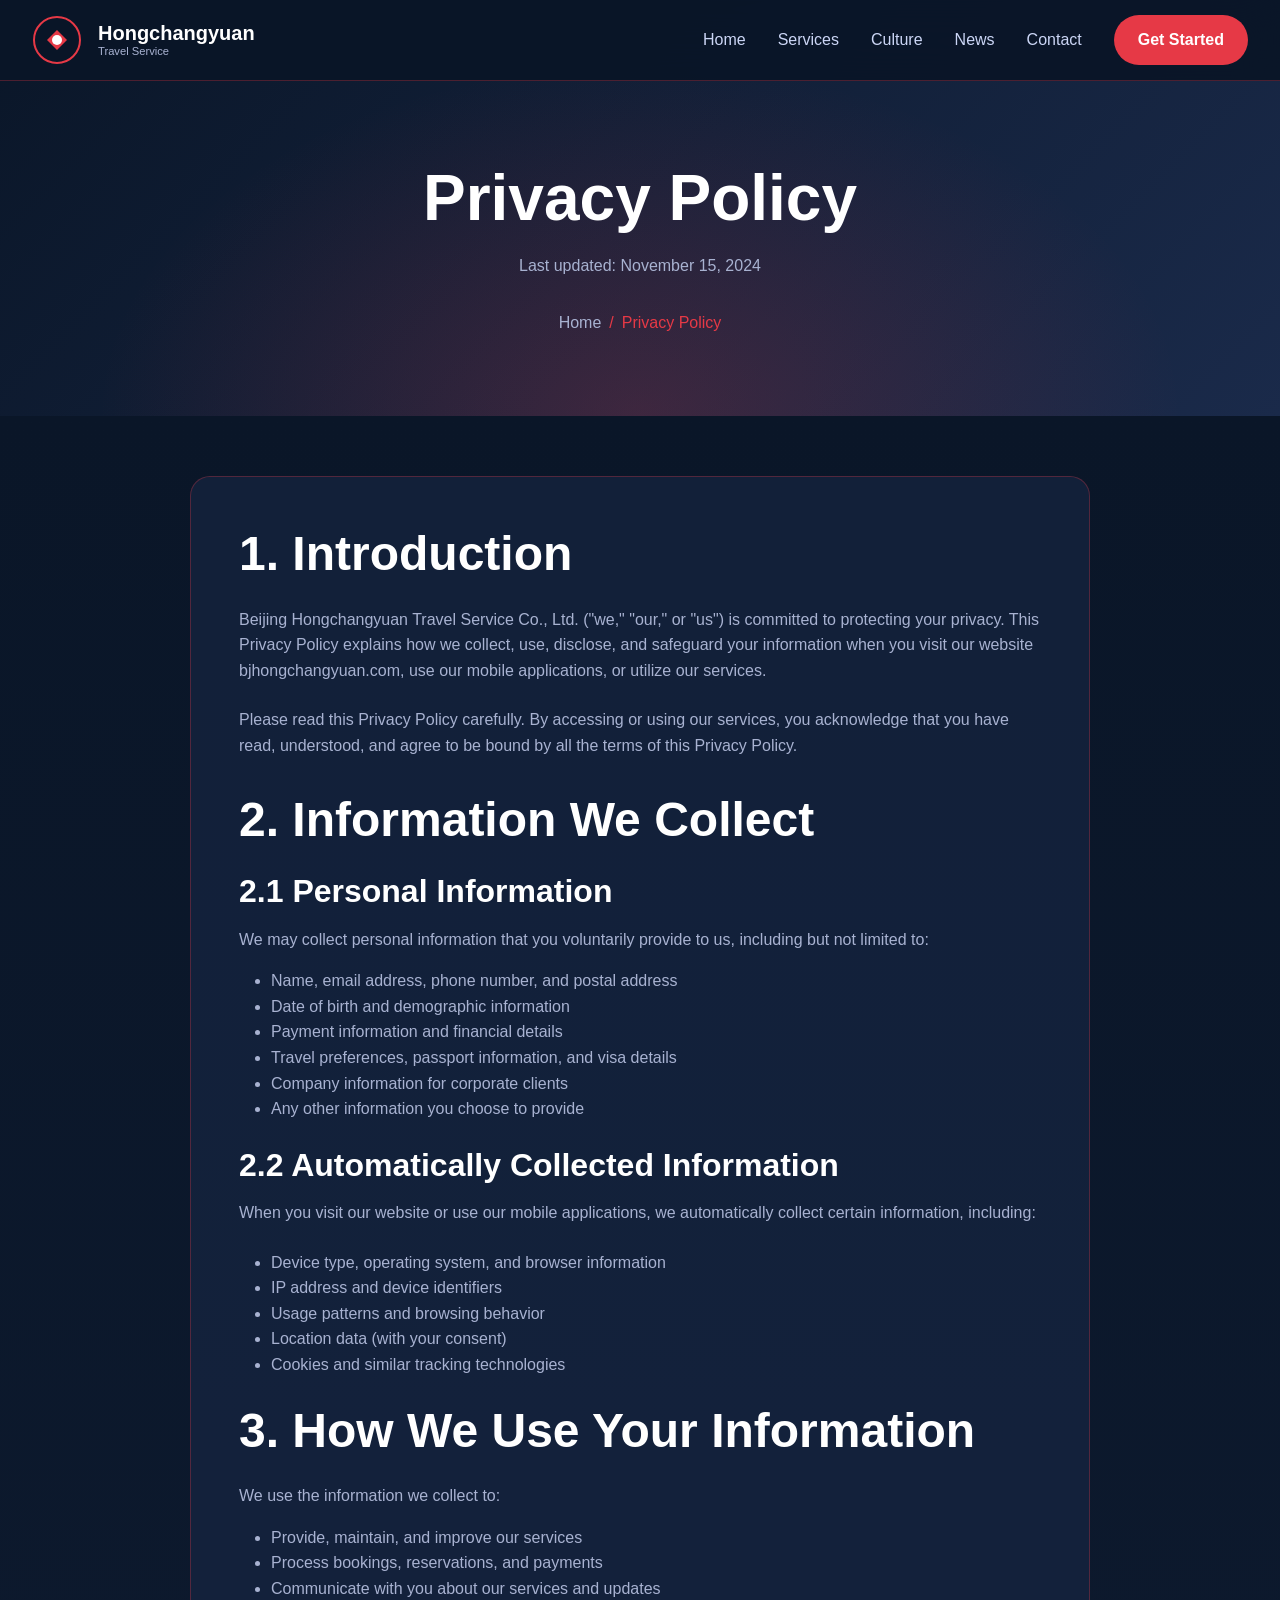
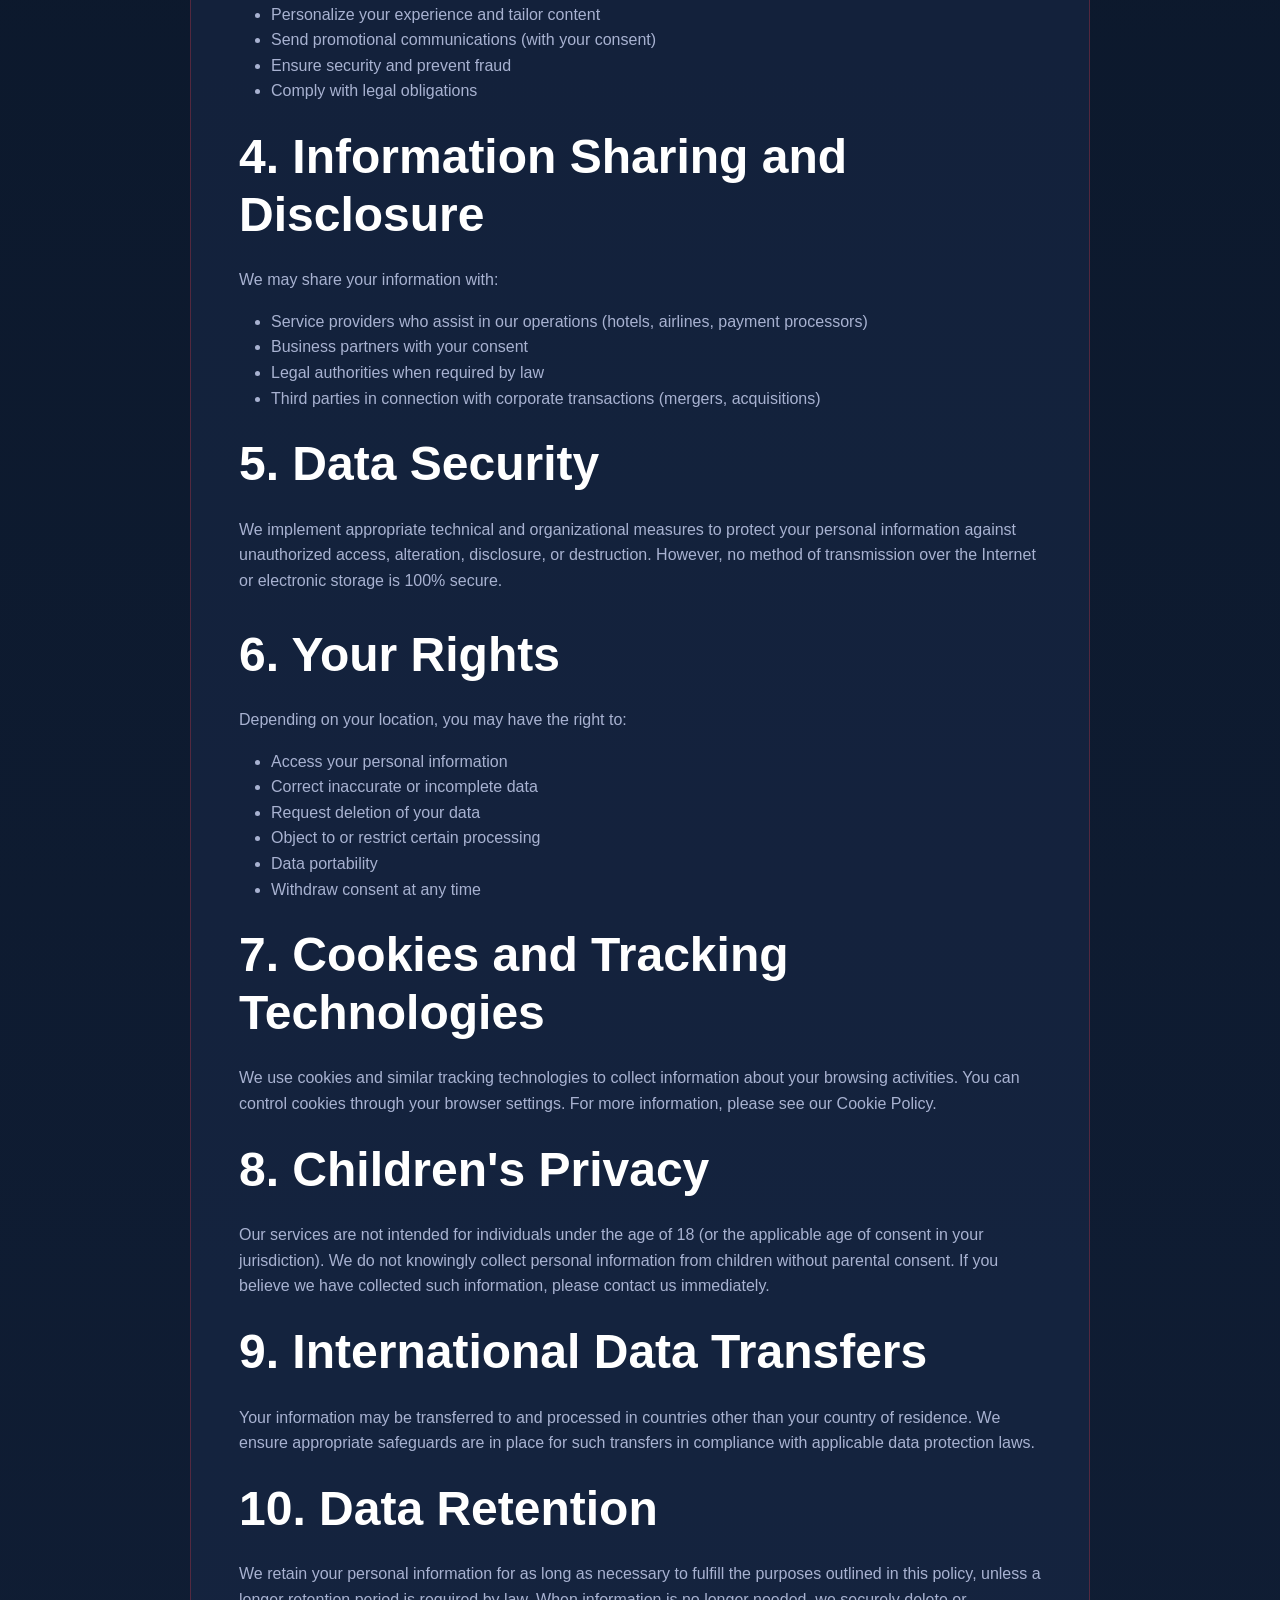
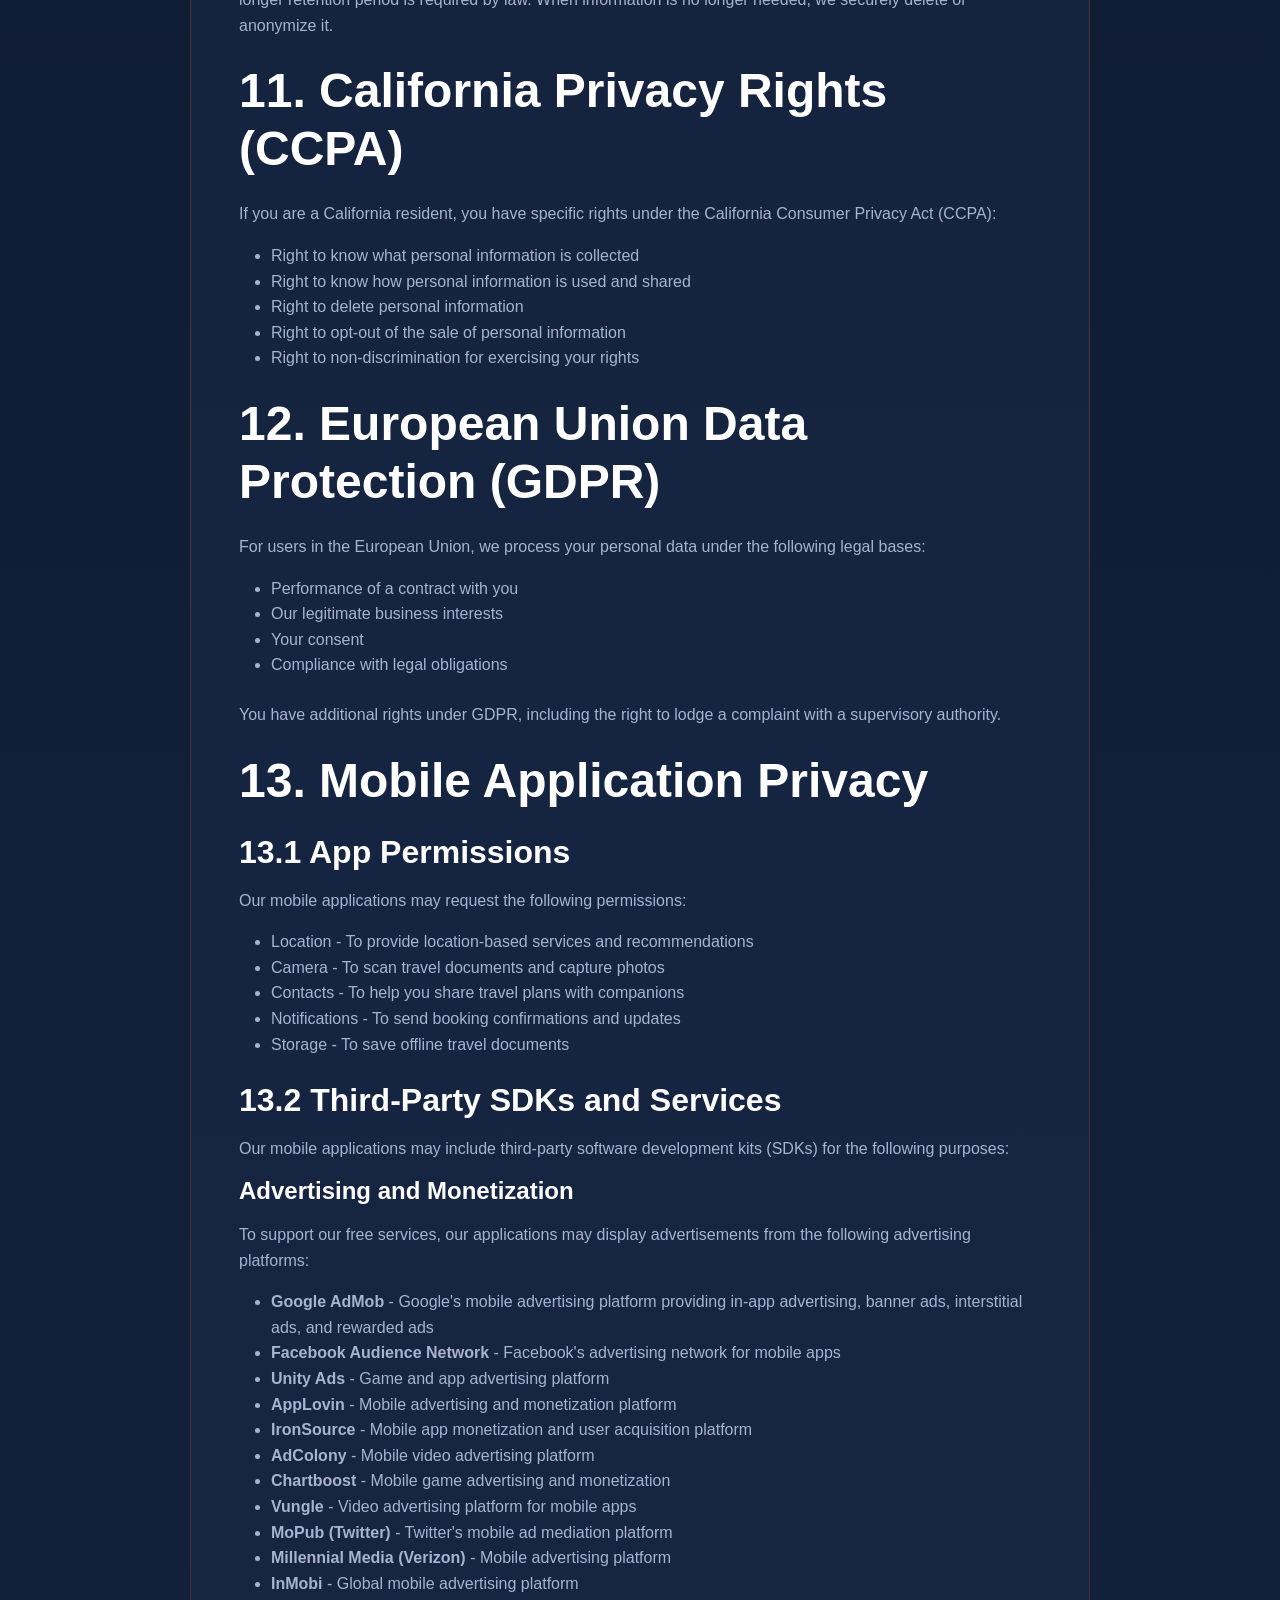
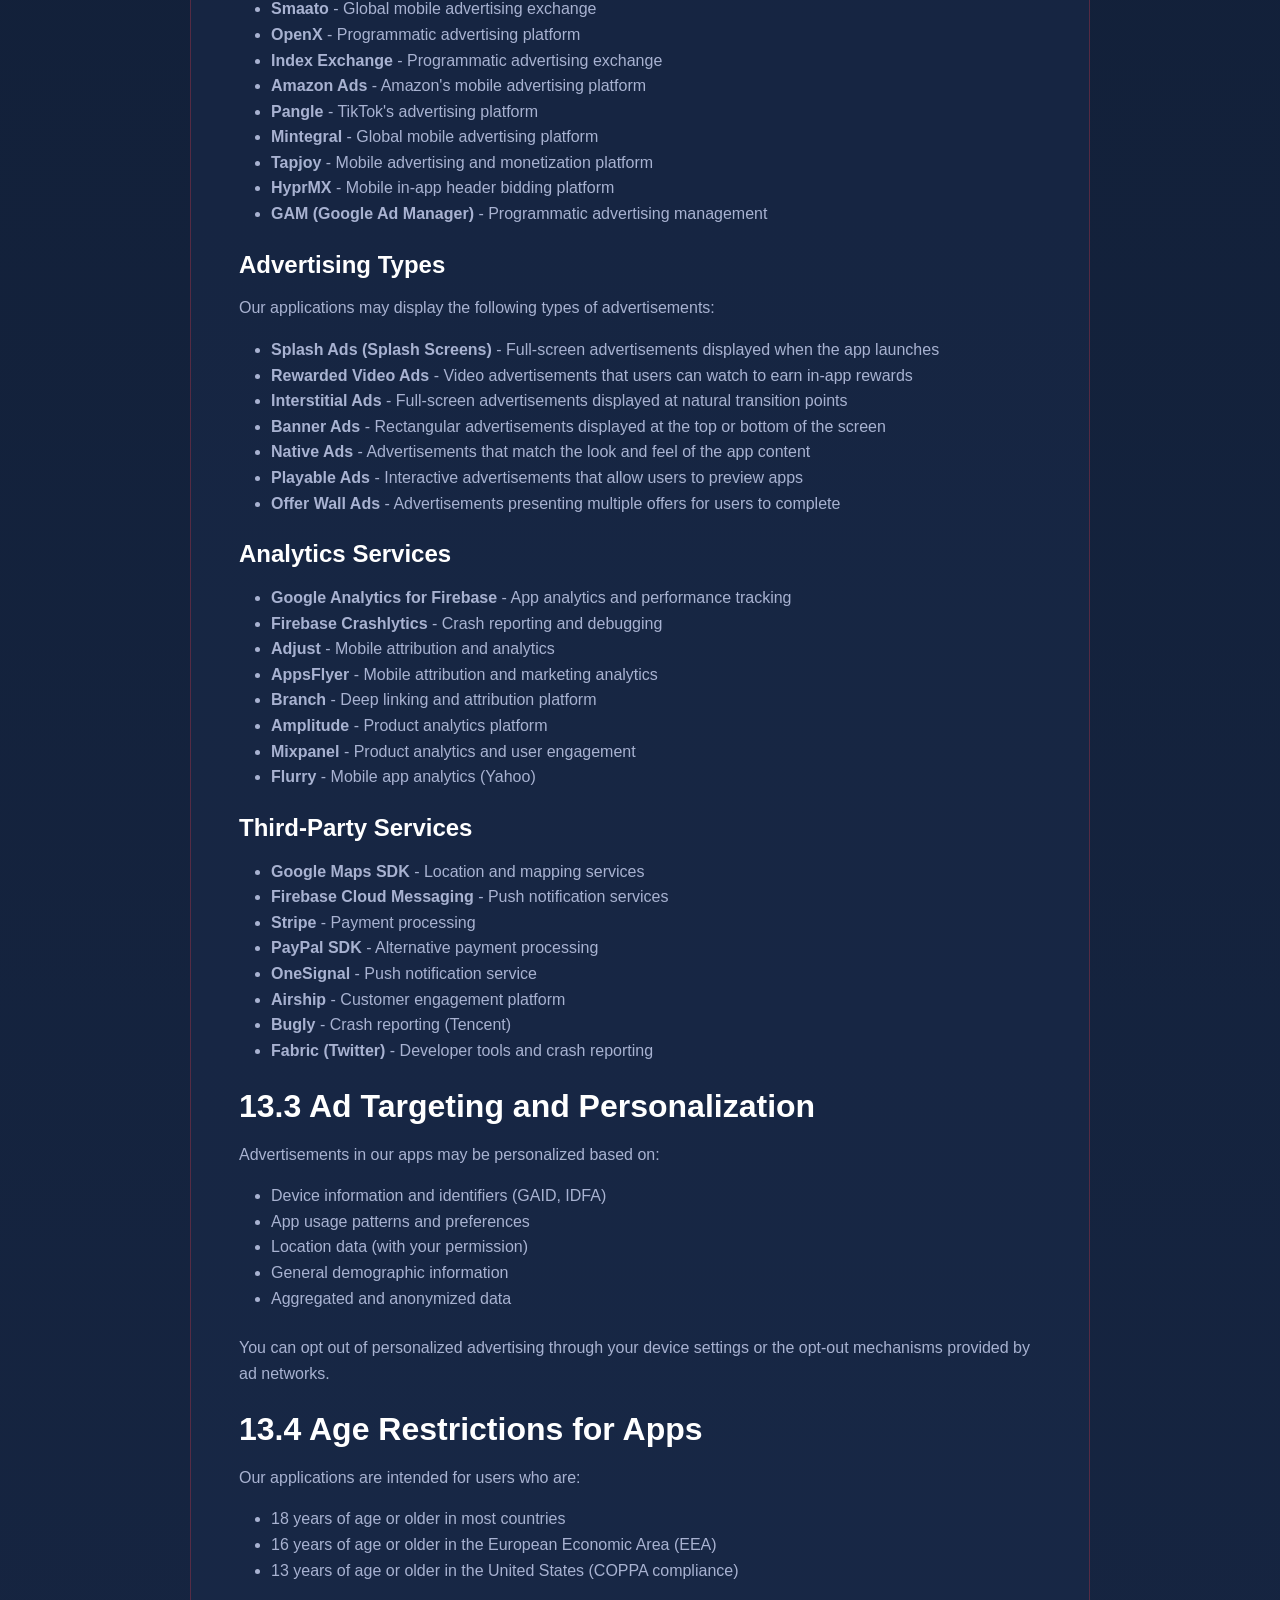
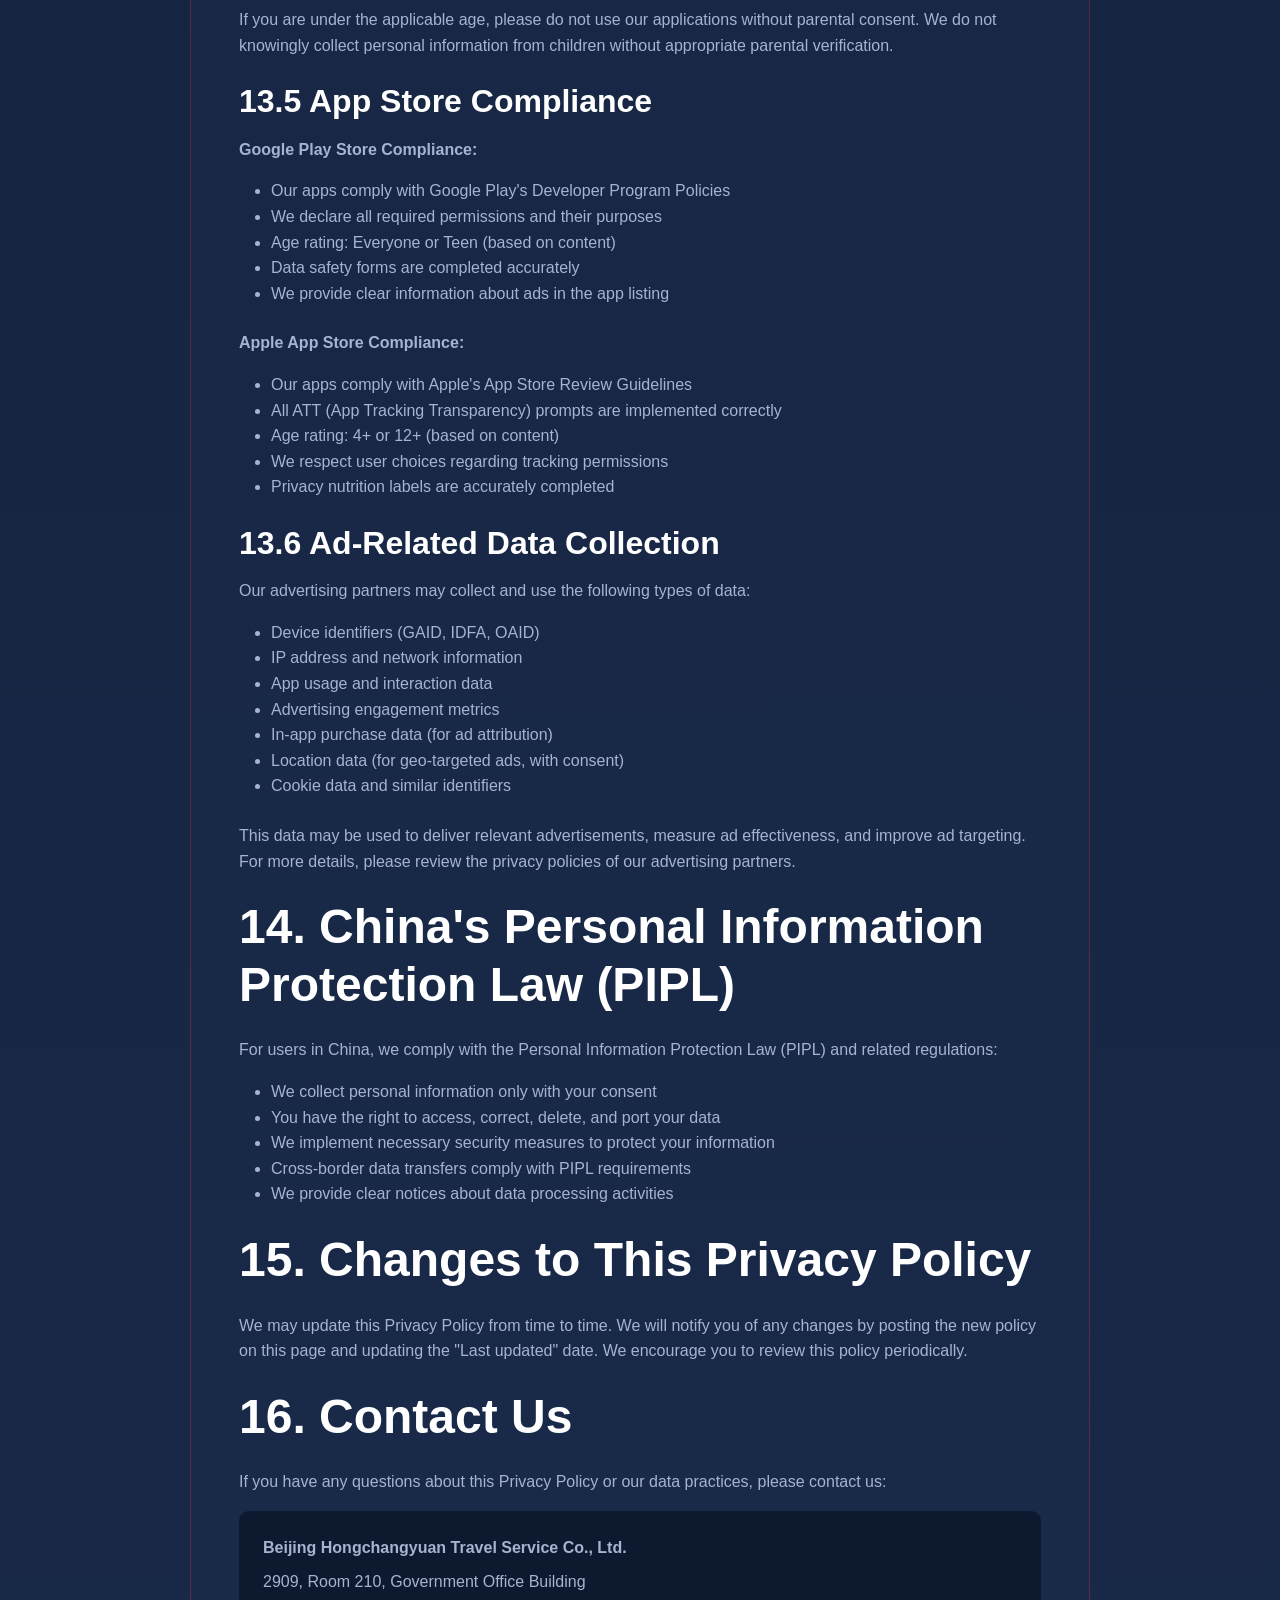
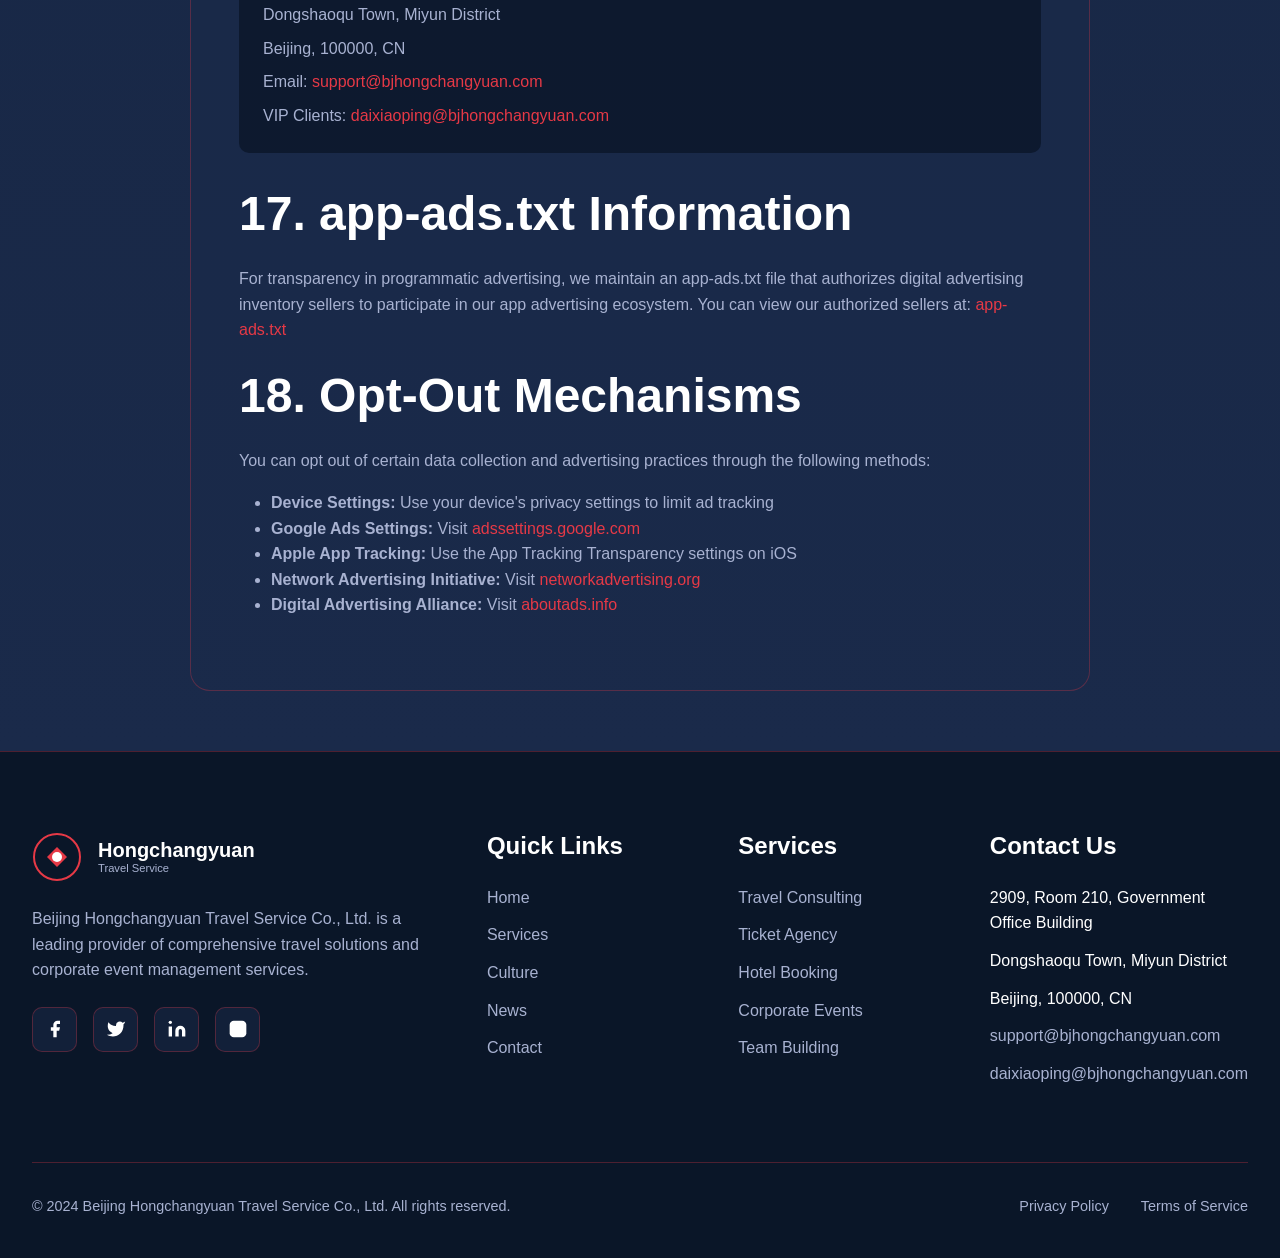
<file: privacy.html>
<!DOCTYPE html>
<html lang="en">
<head>
    <meta charset="UTF-8">
    <meta name="viewport" content="width=device-width, initial-scale=1.0">
    <meta name="description" content="Privacy Policy for Beijing Hongchangyuan Travel Service Co., Ltd. Learn how we collect, use, and protect your personal information, including our mobile app advertising practices.">
    <meta name="robots" content="noindex, nofollow">
    <meta name="googlebot" content="noindex, nofollow">
    <meta name="language" content="English">
    
    <title>Privacy Policy | Beijing Hongchangyuan Travel Service Co., Ltd.</title>
    
    <link rel="canonical" href="https://bjhongchangyuan.com/privacy">
    <link rel="stylesheet" href="css/main.css">
</head>
<body>
    <!-- Header -->
    <header class="header" id="header">
        <div class="container">
            <a href="index.html" class="logo">
                <svg viewBox="0 0 50 50" xmlns="http://www.w3.org/2000/svg">
                    <circle cx="25" cy="25" r="23" fill="none" stroke="#e63946" stroke-width="2"/>
                    <path d="M15 25 L25 15 L35 25 L25 35 Z" fill="#e63946"/>
                    <circle cx="25" cy="25" r="5" fill="#ffffff"/>
                </svg>
                <div class="logo-text">
                    Hongchangyuan
                    <span>Travel Service</span>
                </div>
            </a>
            <nav class="nav">
                <ul class="nav-list">
                    <li><a href="index.html" class="nav-link">Home</a></li>
                    <li><a href="services.html" class="nav-link">Services</a></li>
                    <li><a href="culture.html" class="nav-link">Culture</a></li>
                    <li><a href="news.html" class="nav-link">News</a></li>
                    <li><a href="contact.html" class="nav-link">Contact</a></li>
                </ul>
                <a href="contact.html" class="nav-cta">Get Started</a>
            </nav>
            <button class="mobile-menu-btn" id="mobileMenuBtn" aria-label="Toggle menu">
                <span></span>
                <span></span>
                <span></span>
            </button>
        </div>
    </header>
    
    <!-- Mobile Navigation -->
    <nav class="mobile-nav" id="mobileNav">
        <ul class="mobile-nav-list">
            <li><a href="index.html" class="mobile-nav-link">Home</a></li>
            <li><a href="services.html" class="mobile-nav-link">Services</a></li>
            <li><a href="culture.html" class="mobile-nav-link">Culture</a></li>
            <li><a href="news.html" class="mobile-nav-link">News</a></li>
            <li><a href="contact.html" class="mobile-nav-link">Contact</a></li>
        </ul>
    </nav>

    <!-- Page Header -->
    <section class="page-header">
        <div class="container">
            <h1>Privacy Policy</h1>
            <p>Last updated: November 15, 2024</p>
            <div class="breadcrumb">
                <a href="index.html">Home</a>
                <span>/</span>
                <span>Privacy Policy</span>
            </div>
        </div>
    </section>

    <!-- Content Section -->
    <section class="features" style="padding: 60px 0;">
        <div class="container">
            <div style="max-width: 900px; margin: 0 auto; background: var(--card-bg); border: 1px solid var(--border-color); border-radius: 20px; padding: 3rem;">
                
                <h2 style="color: var(--text-primary); margin-bottom: 1.5rem;">1. Introduction</h2>
                <p style="margin-bottom: 1.5rem;">Beijing Hongchangyuan Travel Service Co., Ltd. ("we," "our," or "us") is committed to protecting your privacy. This Privacy Policy explains how we collect, use, disclose, and safeguard your information when you visit our website bjhongchangyuan.com, use our mobile applications, or utilize our services.</p>
                <p style="margin-bottom: 2rem;">Please read this Privacy Policy carefully. By accessing or using our services, you acknowledge that you have read, understood, and agree to be bound by all the terms of this Privacy Policy.</p>
                
                <h2 style="color: var(--text-primary); margin-bottom: 1.5rem;">2. Information We Collect</h2>
                
                <h3 style="color: var(--text-primary); margin-bottom: 1rem;">2.1 Personal Information</h3>
                <p style="margin-bottom: 1rem;">We may collect personal information that you voluntarily provide to us, including but not limited to:</p>
                <ul style="margin-bottom: 1.5rem; padding-left: 2rem; color: var(--text-secondary);">
                    <li>Name, email address, phone number, and postal address</li>
                    <li>Date of birth and demographic information</li>
                    <li>Payment information and financial details</li>
                    <li>Travel preferences, passport information, and visa details</li>
                    <li>Company information for corporate clients</li>
                    <li>Any other information you choose to provide</li>
                </ul>
                
                <h3 style="color: var(--text-primary); margin-bottom: 1rem;">2.2 Automatically Collected Information</h3>
                <p style="margin-bottom: 1.5rem;">When you visit our website or use our mobile applications, we automatically collect certain information, including:</p>
                <ul style="margin-bottom: 1.5rem; padding-left: 2rem; color: var(--text-secondary);">
                    <li>Device type, operating system, and browser information</li>
                    <li>IP address and device identifiers</li>
                    <li>Usage patterns and browsing behavior</li>
                    <li>Location data (with your consent)</li>
                    <li>Cookies and similar tracking technologies</li>
                </ul>
                
                <h2 style="color: var(--text-primary); margin-bottom: 1.5rem;">3. How We Use Your Information</h2>
                <p style="margin-bottom: 1rem;">We use the information we collect to:</p>
                <ul style="margin-bottom: 1.5rem; padding-left: 2rem; color: var(--text-secondary);">
                    <li>Provide, maintain, and improve our services</li>
                    <li>Process bookings, reservations, and payments</li>
                    <li>Communicate with you about our services and updates</li>
                    <li>Personalize your experience and tailor content</li>
                    <li>Send promotional communications (with your consent)</li>
                    <li>Ensure security and prevent fraud</li>
                    <li>Comply with legal obligations</li>
                </ul>
                
                <h2 style="color: var(--text-primary); margin-bottom: 1.5rem;">4. Information Sharing and Disclosure</h2>
                <p style="margin-bottom: 1rem;">We may share your information with:</p>
                <ul style="margin-bottom: 1.5rem; padding-left: 2rem; color: var(--text-secondary);">
                    <li>Service providers who assist in our operations (hotels, airlines, payment processors)</li>
                    <li>Business partners with your consent</li>
                    <li>Legal authorities when required by law</li>
                    <li>Third parties in connection with corporate transactions (mergers, acquisitions)</li>
                </ul>
                
                <h2 style="color: var(--text-primary); margin-bottom: 1.5rem;">5. Data Security</h2>
                <p style="margin-bottom: 2rem;">We implement appropriate technical and organizational measures to protect your personal information against unauthorized access, alteration, disclosure, or destruction. However, no method of transmission over the Internet or electronic storage is 100% secure.</p>
                
                <h2 style="color: var(--text-primary); margin-bottom: 1.5rem;">6. Your Rights</h2>
                <p style="margin-bottom: 1rem;">Depending on your location, you may have the right to:</p>
                <ul style="margin-bottom: 1.5rem; padding-left: 2rem; color: var(--text-secondary);">
                    <li>Access your personal information</li>
                    <li>Correct inaccurate or incomplete data</li>
                    <li>Request deletion of your data</li>
                    <li>Object to or restrict certain processing</li>
                    <li>Data portability</li>
                    <li>Withdraw consent at any time</li>
                </ul>
                
                <h2 style="color: var(--text-primary); margin-bottom: 1.5rem;">7. Cookies and Tracking Technologies</h2>
                <p style="margin-bottom: 1.5rem;">We use cookies and similar tracking technologies to collect information about your browsing activities. You can control cookies through your browser settings. For more information, please see our Cookie Policy.</p>
                
                <h2 style="color: var(--text-primary); margin-bottom: 1.5rem;">8. Children's Privacy</h2>
                <p style="margin-bottom: 1.5rem;">Our services are not intended for individuals under the age of 18 (or the applicable age of consent in your jurisdiction). We do not knowingly collect personal information from children without parental consent. If you believe we have collected such information, please contact us immediately.</p>
                
                <h2 style="color: var(--text-primary); margin-bottom: 1.5rem;">9. International Data Transfers</h2>
                <p style="margin-bottom: 1.5rem;">Your information may be transferred to and processed in countries other than your country of residence. We ensure appropriate safeguards are in place for such transfers in compliance with applicable data protection laws.</p>
                
                <h2 style="color: var(--text-primary); margin-bottom: 1.5rem;">10. Data Retention</h2>
                <p style="margin-bottom: 1.5rem;">We retain your personal information for as long as necessary to fulfill the purposes outlined in this policy, unless a longer retention period is required by law. When information is no longer needed, we securely delete or anonymize it.</p>
                
                <h2 style="color: var(--text-primary); margin-bottom: 1.5rem;">11. California Privacy Rights (CCPA)</h2>
                <p style="margin-bottom: 1rem;">If you are a California resident, you have specific rights under the California Consumer Privacy Act (CCPA):</p>
                <ul style="margin-bottom: 1.5rem; padding-left: 2rem; color: var(--text-secondary);">
                    <li>Right to know what personal information is collected</li>
                    <li>Right to know how personal information is used and shared</li>
                    <li>Right to delete personal information</li>
                    <li>Right to opt-out of the sale of personal information</li>
                    <li>Right to non-discrimination for exercising your rights</li>
                </ul>
                
                <h2 style="color: var(--text-primary); margin-bottom: 1.5rem;">12. European Union Data Protection (GDPR)</h2>
                <p style="margin-bottom: 1rem;">For users in the European Union, we process your personal data under the following legal bases:</p>
                <ul style="margin-bottom: 1.5rem; padding-left: 2rem; color: var(--text-secondary);">
                    <li>Performance of a contract with you</li>
                    <li>Our legitimate business interests</li>
                    <li>Your consent</li>
                    <li>Compliance with legal obligations</li>
                </ul>
                <p style="margin-bottom: 1.5rem;">You have additional rights under GDPR, including the right to lodge a complaint with a supervisory authority.</p>
                
                <h2 style="color: var(--text-primary); margin-bottom: 1.5rem;">13. Mobile Application Privacy</h2>
                
                <h3 style="color: var(--text-primary); margin-bottom: 1rem;">13.1 App Permissions</h3>
                <p style="margin-bottom: 1rem;">Our mobile applications may request the following permissions:</p>
                <ul style="margin-bottom: 1.5rem; padding-left: 2rem; color: var(--text-secondary);">
                    <li>Location - To provide location-based services and recommendations</li>
                    <li>Camera - To scan travel documents and capture photos</li>
                    <li>Contacts - To help you share travel plans with companions</li>
                    <li>Notifications - To send booking confirmations and updates</li>
                    <li>Storage - To save offline travel documents</li>
                </ul>
                
                <h3 style="color: var(--text-primary); margin-bottom: 1rem;">13.2 Third-Party SDKs and Services</h3>
                <p style="margin-bottom: 1rem;">Our mobile applications may include third-party software development kits (SDKs) for the following purposes:</p>
                
                <h4 style="color: var(--text-primary); margin-bottom: 1rem;">Advertising and Monetization</h4>
                <p style="margin-bottom: 1rem;">To support our free services, our applications may display advertisements from the following advertising platforms:</p>
                <ul style="margin-bottom: 1.5rem; padding-left: 2rem; color: var(--text-secondary);">
                    <li><strong>Google AdMob</strong> - Google's mobile advertising platform providing in-app advertising, banner ads, interstitial ads, and rewarded ads</li>
                    <li><strong>Facebook Audience Network</strong> - Facebook's advertising network for mobile apps</li>
                    <li><strong>Unity Ads</strong> - Game and app advertising platform</li>
                    <li><strong>AppLovin</strong> - Mobile advertising and monetization platform</li>
                    <li><strong>IronSource</strong> - Mobile app monetization and user acquisition platform</li>
                    <li><strong>AdColony</strong> - Mobile video advertising platform</li>
                    <li><strong>Chartboost</strong> - Mobile game advertising and monetization</li>
                    <li><strong>Vungle</strong> - Video advertising platform for mobile apps</li>
                    <li><strong>MoPub (Twitter)</strong> - Twitter's mobile ad mediation platform</li>
                    <li><strong>Millennial Media (Verizon)</strong> - Mobile advertising platform</li>
                    <li><strong>InMobi</strong> - Global mobile advertising platform</li>
                    <li><strong>Smaato</strong> - Global mobile advertising exchange</li>
                    <li><strong>OpenX</strong> - Programmatic advertising platform</li>
                    <li><strong>Index Exchange</strong> - Programmatic advertising exchange</li>
                    <li><strong>Amazon Ads</strong> - Amazon's mobile advertising platform</li>
                    <li><strong>Pangle</strong> - TikTok's advertising platform</li>
                    <li><strong>Mintegral</strong> - Global mobile advertising platform</li>
                    <li><strong>Tapjoy</strong> - Mobile advertising and monetization platform</li>
                    <li><strong>HyprMX</strong> - Mobile in-app header bidding platform</li>
                    <li><strong>GAM (Google Ad Manager)</strong> - Programmatic advertising management</li>
                </ul>
                
                <h4 style="color: var(--text-primary); margin-bottom: 1rem;">Advertising Types</h4>
                <p style="margin-bottom: 1rem;">Our applications may display the following types of advertisements:</p>
                <ul style="margin-bottom: 1.5rem; padding-left: 2rem; color: var(--text-secondary);">
                    <li><strong>Splash Ads (Splash Screens)</strong> - Full-screen advertisements displayed when the app launches</li>
                    <li><strong>Rewarded Video Ads</strong> - Video advertisements that users can watch to earn in-app rewards</li>
                    <li><strong>Interstitial Ads</strong> - Full-screen advertisements displayed at natural transition points</li>
                    <li><strong>Banner Ads</strong> - Rectangular advertisements displayed at the top or bottom of the screen</li>
                    <li><strong>Native Ads</strong> - Advertisements that match the look and feel of the app content</li>
                    <li><strong>Playable Ads</strong> - Interactive advertisements that allow users to preview apps</li>
                    <li><strong>Offer Wall Ads</strong> - Advertisements presenting multiple offers for users to complete</li>
                </ul>
                
                <h4 style="color: var(--text-primary); margin-bottom: 1rem;">Analytics Services</h4>
                <ul style="margin-bottom: 1.5rem; padding-left: 2rem; color: var(--text-secondary);">
                    <li><strong>Google Analytics for Firebase</strong> - App analytics and performance tracking</li>
                    <li><strong>Firebase Crashlytics</strong> - Crash reporting and debugging</li>
                    <li><strong>Adjust</strong> - Mobile attribution and analytics</li>
                    <li><strong>AppsFlyer</strong> - Mobile attribution and marketing analytics</li>
                    <li><strong>Branch</strong> - Deep linking and attribution platform</li>
                    <li><strong>Amplitude</strong> - Product analytics platform</li>
                    <li><strong>Mixpanel</strong> - Product analytics and user engagement</li>
                    <li><strong>Flurry</strong> - Mobile app analytics (Yahoo)</li>
                </ul>
                
                <h4 style="color: var(--text-primary); margin-bottom: 1rem;">Third-Party Services</h4>
                <ul style="margin-bottom: 1.5rem; padding-left: 2rem; color: var(--text-secondary);">
                    <li><strong>Google Maps SDK</strong> - Location and mapping services</li>
                    <li><strong>Firebase Cloud Messaging</strong> - Push notification services</li>
                    <li><strong>Stripe</strong> - Payment processing</li>
                    <li><strong>PayPal SDK</strong> - Alternative payment processing</li>
                    <li><strong>OneSignal</strong> - Push notification service</li>
                    <li><strong>Airship</strong> - Customer engagement platform</li>
                    <li><strong>Bugly</strong> - Crash reporting (Tencent)</li>
                    <li><strong>Fabric (Twitter)</strong> - Developer tools and crash reporting</li>
                </ul>
                
                <h3 style="color: var(--text-primary); margin-bottom: 1rem;">13.3 Ad Targeting and Personalization</h3>
                <p style="margin-bottom: 1rem;">Advertisements in our apps may be personalized based on:</p>
                <ul style="margin-bottom: 1.5rem; padding-left: 2rem; color: var(--text-secondary);">
                    <li>Device information and identifiers (GAID, IDFA)</li>
                    <li>App usage patterns and preferences</li>
                    <li>Location data (with your permission)</li>
                    <li>General demographic information</li>
                    <li>Aggregated and anonymized data</li>
                </ul>
                <p style="margin-bottom: 1.5rem;">You can opt out of personalized advertising through your device settings or the opt-out mechanisms provided by ad networks.</p>
                
                <h3 style="color: var(--text-primary); margin-bottom: 1rem;">13.4 Age Restrictions for Apps</h3>
                <p style="margin-bottom: 1rem;">Our applications are intended for users who are:</p>
                <ul style="margin-bottom: 1.5rem; padding-left: 2rem; color: var(--text-secondary);">
                    <li>18 years of age or older in most countries</li>
                    <li>16 years of age or older in the European Economic Area (EEA)</li>
                    <li>13 years of age or older in the United States (COPPA compliance)</li>
                </ul>
                <p style="margin-bottom: 1.5rem;">If you are under the applicable age, please do not use our applications without parental consent. We do not knowingly collect personal information from children without appropriate parental verification.</p>
                
                <h3 style="color: var(--text-primary); margin-bottom: 1rem;">13.5 App Store Compliance</h3>
                <p style="margin-bottom: 1rem;"><strong>Google Play Store Compliance:</strong></p>
                <ul style="margin-bottom: 1.5rem; padding-left: 2rem; color: var(--text-secondary);">
                    <li>Our apps comply with Google Play's Developer Program Policies</li>
                    <li>We declare all required permissions and their purposes</li>
                    <li>Age rating: Everyone or Teen (based on content)</li>
                    <li>Data safety forms are completed accurately</li>
                    <li>We provide clear information about ads in the app listing</li>
                </ul>
                
                <p style="margin-bottom: 1rem;"><strong>Apple App Store Compliance:</strong></p>
                <ul style="margin-bottom: 1.5rem; padding-left: 2rem; color: var(--text-secondary);">
                    <li>Our apps comply with Apple's App Store Review Guidelines</li>
                    <li>All ATT (App Tracking Transparency) prompts are implemented correctly</li>
                    <li>Age rating: 4+ or 12+ (based on content)</li>
                    <li>We respect user choices regarding tracking permissions</li>
                    <li>Privacy nutrition labels are accurately completed</li>
                </ul>
                
                <h3 style="color: var(--text-primary); margin-bottom: 1rem;">13.6 Ad-Related Data Collection</h3>
                <p style="margin-bottom: 1rem;">Our advertising partners may collect and use the following types of data:</p>
                <ul style="margin-bottom: 1.5rem; padding-left: 2rem; color: var(--text-secondary);">
                    <li>Device identifiers (GAID, IDFA, OAID)</li>
                    <li>IP address and network information</li>
                    <li>App usage and interaction data</li>
                    <li>Advertising engagement metrics</li>
                    <li>In-app purchase data (for ad attribution)</li>
                    <li>Location data (for geo-targeted ads, with consent)</li>
                    <li>Cookie data and similar identifiers</li>
                </ul>
                <p style="margin-bottom: 1.5rem;">This data may be used to deliver relevant advertisements, measure ad effectiveness, and improve ad targeting. For more details, please review the privacy policies of our advertising partners.</p>
                
                <h2 style="color: var(--text-primary); margin-bottom: 1.5rem;">14. China's Personal Information Protection Law (PIPL)</h2>
                <p style="margin-bottom: 1rem;">For users in China, we comply with the Personal Information Protection Law (PIPL) and related regulations:</p>
                <ul style="margin-bottom: 1.5rem; padding-left: 2rem; color: var(--text-secondary);">
                    <li>We collect personal information only with your consent</li>
                    <li>You have the right to access, correct, delete, and port your data</li>
                    <li>We implement necessary security measures to protect your information</li>
                    <li>Cross-border data transfers comply with PIPL requirements</li>
                    <li>We provide clear notices about data processing activities</li>
                </ul>
                
                <h2 style="color: var(--text-primary); margin-bottom: 1.5rem;">15. Changes to This Privacy Policy</h2>
                <p style="margin-bottom: 1.5rem;">We may update this Privacy Policy from time to time. We will notify you of any changes by posting the new policy on this page and updating the "Last updated" date. We encourage you to review this policy periodically.</p>
                
                <h2 style="color: var(--text-primary); margin-bottom: 1.5rem;">16. Contact Us</h2>
                <p style="margin-bottom: 1rem;">If you have any questions about this Privacy Policy or our data practices, please contact us:</p>
                <div style="background: rgba(10, 22, 40, 0.8); padding: 1.5rem; border-radius: 10px; margin-bottom: 2rem;">
                    <p style="margin-bottom: 0.5rem;"><strong>Beijing Hongchangyuan Travel Service Co., Ltd.</strong></p>
                    <p style="margin-bottom: 0.5rem;">2909, Room 210, Government Office Building</p>
                    <p style="margin-bottom: 0.5rem;">Dongshaoqu Town, Miyun District</p>
                    <p style="margin-bottom: 0.5rem;">Beijing, 100000, CN</p>
                    <p style="margin-bottom: 0.5rem;">Email: <a href="mailto:support@bjhongchangyuan.com">support@bjhongchangyuan.com</a></p>
                    <p style="margin-bottom: 0;">VIP Clients: <a href="mailto:daixiaoping@bjhongchangyuan.com">daixiaoping@bjhongchangyuan.com</a></p>
                </div>
                
                <h2 style="color: var(--text-primary); margin-bottom: 1.5rem;">17. app-ads.txt Information</h2>
                <p style="margin-bottom: 1.5rem;">For transparency in programmatic advertising, we maintain an app-ads.txt file that authorizes digital advertising inventory sellers to participate in our app advertising ecosystem. You can view our authorized sellers at: <a href="app-ads.txt">app-ads.txt</a></p>
                
                <h2 style="color: var(--text-primary); margin-bottom: 1.5rem;">18. Opt-Out Mechanisms</h2>
                <p style="margin-bottom: 1rem;">You can opt out of certain data collection and advertising practices through the following methods:</p>
                <ul style="margin-bottom: 1.5rem; padding-left: 2rem; color: var(--text-secondary);">
                    <li><strong>Device Settings:</strong> Use your device's privacy settings to limit ad tracking</li>
                    <li><strong>Google Ads Settings:</strong> Visit <a href="https://adssettings.google.com">adssettings.google.com</a></li>
                    <li><strong>Apple App Tracking:</strong> Use the App Tracking Transparency settings on iOS</li>
                    <li><strong>Network Advertising Initiative:</strong> Visit <a href="https://www.networkadvertising.org">networkadvertising.org</a></li>
                    <li><strong>Digital Advertising Alliance:</strong> Visit <a href="https://www.aboutads.info">aboutads.info</a></li>
                </ul>
                
            </div>
        </div>
    </section>

    <!-- Footer -->
    <footer class="footer">
        <div class="container">
            <div class="footer-grid">
                <div class="footer-brand">
                    <a href="index.html" class="logo">
                        <svg viewBox="0 0 50 50" xmlns="http://www.w3.org/2000/svg">
                            <circle cx="25" cy="25" r="23" fill="none" stroke="#e63946" stroke-width="2"/>
                            <path d="M15 25 L25 15 L35 25 L25 35 Z" fill="#e63946"/>
                            <circle cx="25" cy="25" r="5" fill="#ffffff"/>
                        </svg>
                        <div class="logo-text">
                            Hongchangyuan
                            <span>Travel Service</span>
                        </div>
                    </a>
                    <p>Beijing Hongchangyuan Travel Service Co., Ltd. is a leading provider of comprehensive travel solutions and corporate event management services.</p>
                    <div class="social-links">
                        <a href="#" class="social-link" aria-label="Facebook">
                            <svg viewBox="0 0 24 24"><path d="M18 2h-3a5 5 0 00-5 5v3H7v4h3v8h4v-8h3l1-4h-4V7a1 1 0 011-1h3z"/></svg>
                        </a>
                        <a href="#" class="social-link" aria-label="Twitter">
                            <svg viewBox="0 0 24 24"><path d="M23 3a10.9 10.9 0 01-3.14 1.53 4.48 4.48 0 00-7.86 3v1A10.66 10.66 0 013 4s-4 9 5 13a11.64 11.64 0 01-7 2c9 5 20 0 20-11.5a4.5 4.5 0 00-.08-.83A7.72 7.72 0 0023 3z"/></svg>
                        </a>
                        <a href="#" class="social-link" aria-label="LinkedIn">
                            <svg viewBox="0 0 24 24"><path d="M16 8a6 6 0 016 6v7h-4v-7a2 2 0 00-2-2 2 2 0 00-2 2v7h-4v-7a6 6 0 016-6zM2 9h4v12H2z"/><circle cx="4" cy="4" r="2"/></svg>
                        </a>
                        <a href="#" class="social-link" aria-label="Instagram">
                            <svg viewBox="0 0 24 24"><rect x="2" y="2" width="20" height="20" rx="5" ry="5"/><path d="M16 11.37A4 4 0 1112.63 8 4 4 0 0116 11.37z"/><line x1="17.5" y1="6.5" x2="17.51" y2="6.5"/></svg>
                        </a>
                    </div>
                </div>
                <div class="footer-column">
                    <h4>Quick Links</h4>
                    <ul class="footer-links">
                        <li><a href="index.html">Home</a></li>
                        <li><a href="services.html">Services</a></li>
                        <li><a href="culture.html">Culture</a></li>
                        <li><a href="news.html">News</a></li>
                        <li><a href="contact.html">Contact</a></li>
                    </ul>
                </div>
                <div class="footer-column">
                    <h4>Services</h4>
                    <ul class="footer-links">
                        <li><a href="services.html">Travel Consulting</a></li>
                        <li><a href="services.html">Ticket Agency</a></li>
                        <li><a href="services.html">Hotel Booking</a></li>
                        <li><a href="services.html">Corporate Events</a></li>
                        <li><a href="services.html">Team Building</a></li>
                    </ul>
                </div>
                <div class="footer-column">
                    <h4>Contact Us</h4>
                    <ul class="footer-links">
                        <li>2909, Room 210, Government Office Building</li>
                        <li>Dongshaoqu Town, Miyun District</li>
                        <li>Beijing, 100000, CN</li>
                        <li><a href="mailto:support@bjhongchangyuan.com">support@bjhongchangyuan.com</a></li>
                        <li><a href="mailto:daixiaoping@bjhongchangyuan.com">daixiaoping@bjhongchangyuan.com</a></li>
                    </ul>
                </div>
            </div>
            <div class="footer-bottom">
                <p>&copy; 2024 Beijing Hongchangyuan Travel Service Co., Ltd. All rights reserved.</p>
                <div class="footer-legal">
                    <a href="privacy.html">Privacy Policy</a>
                    <a href="terms.html">Terms of Service</a>
                </div>
            </div>
        </div>
    </footer>

    <script src="js/main.js"></script>
</body>
</html>
</file>
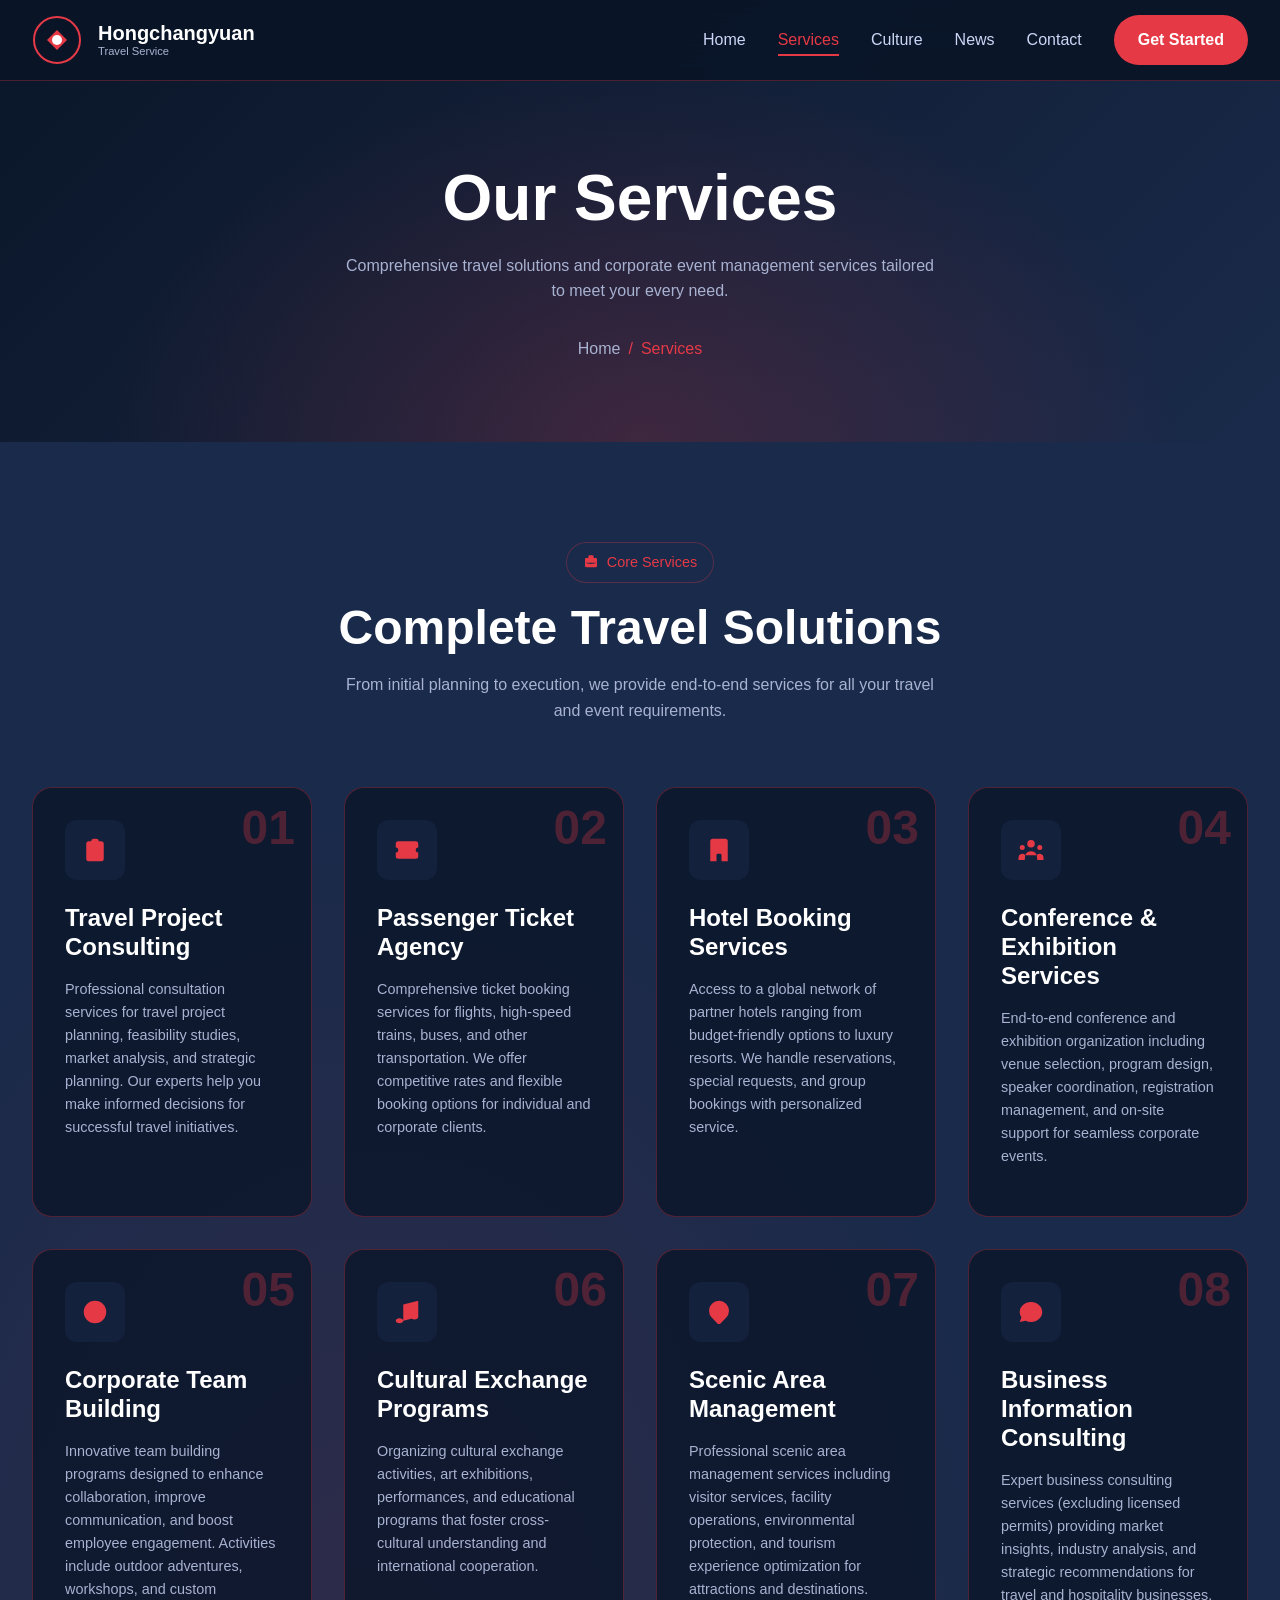
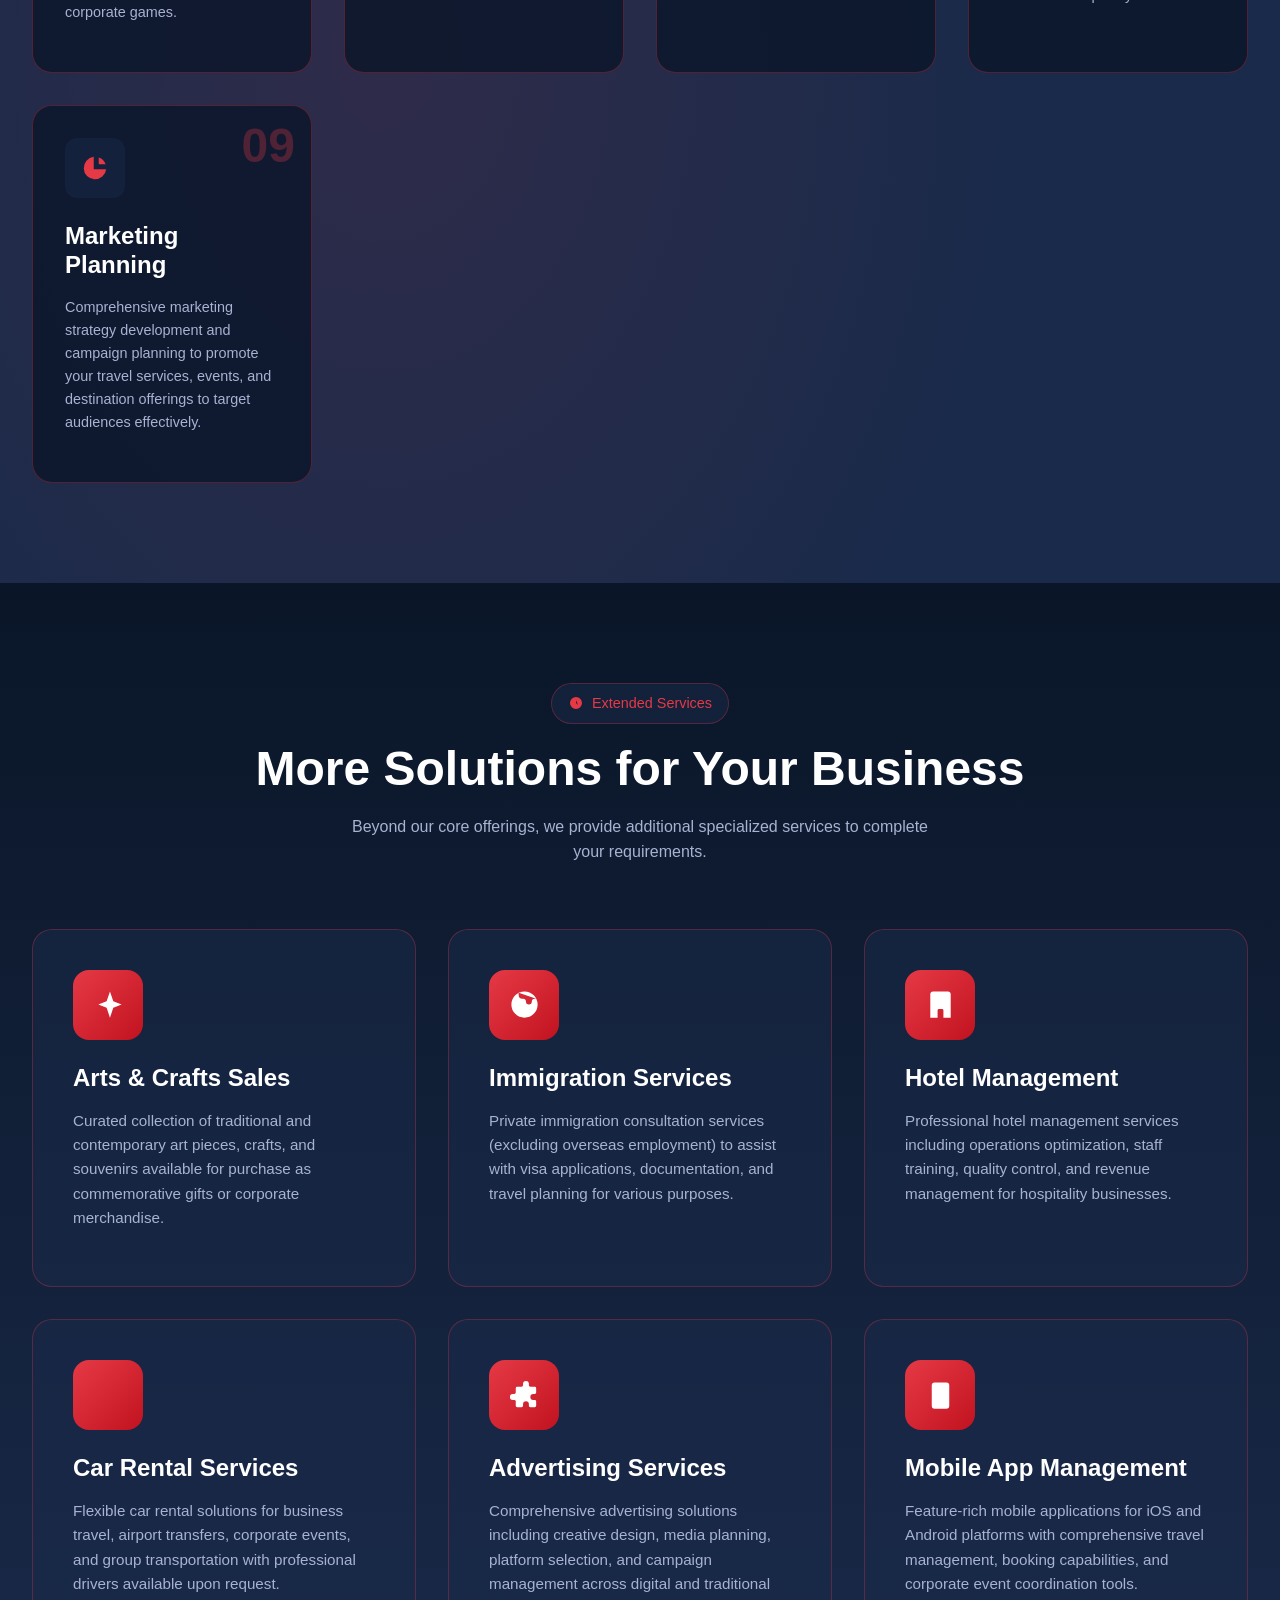
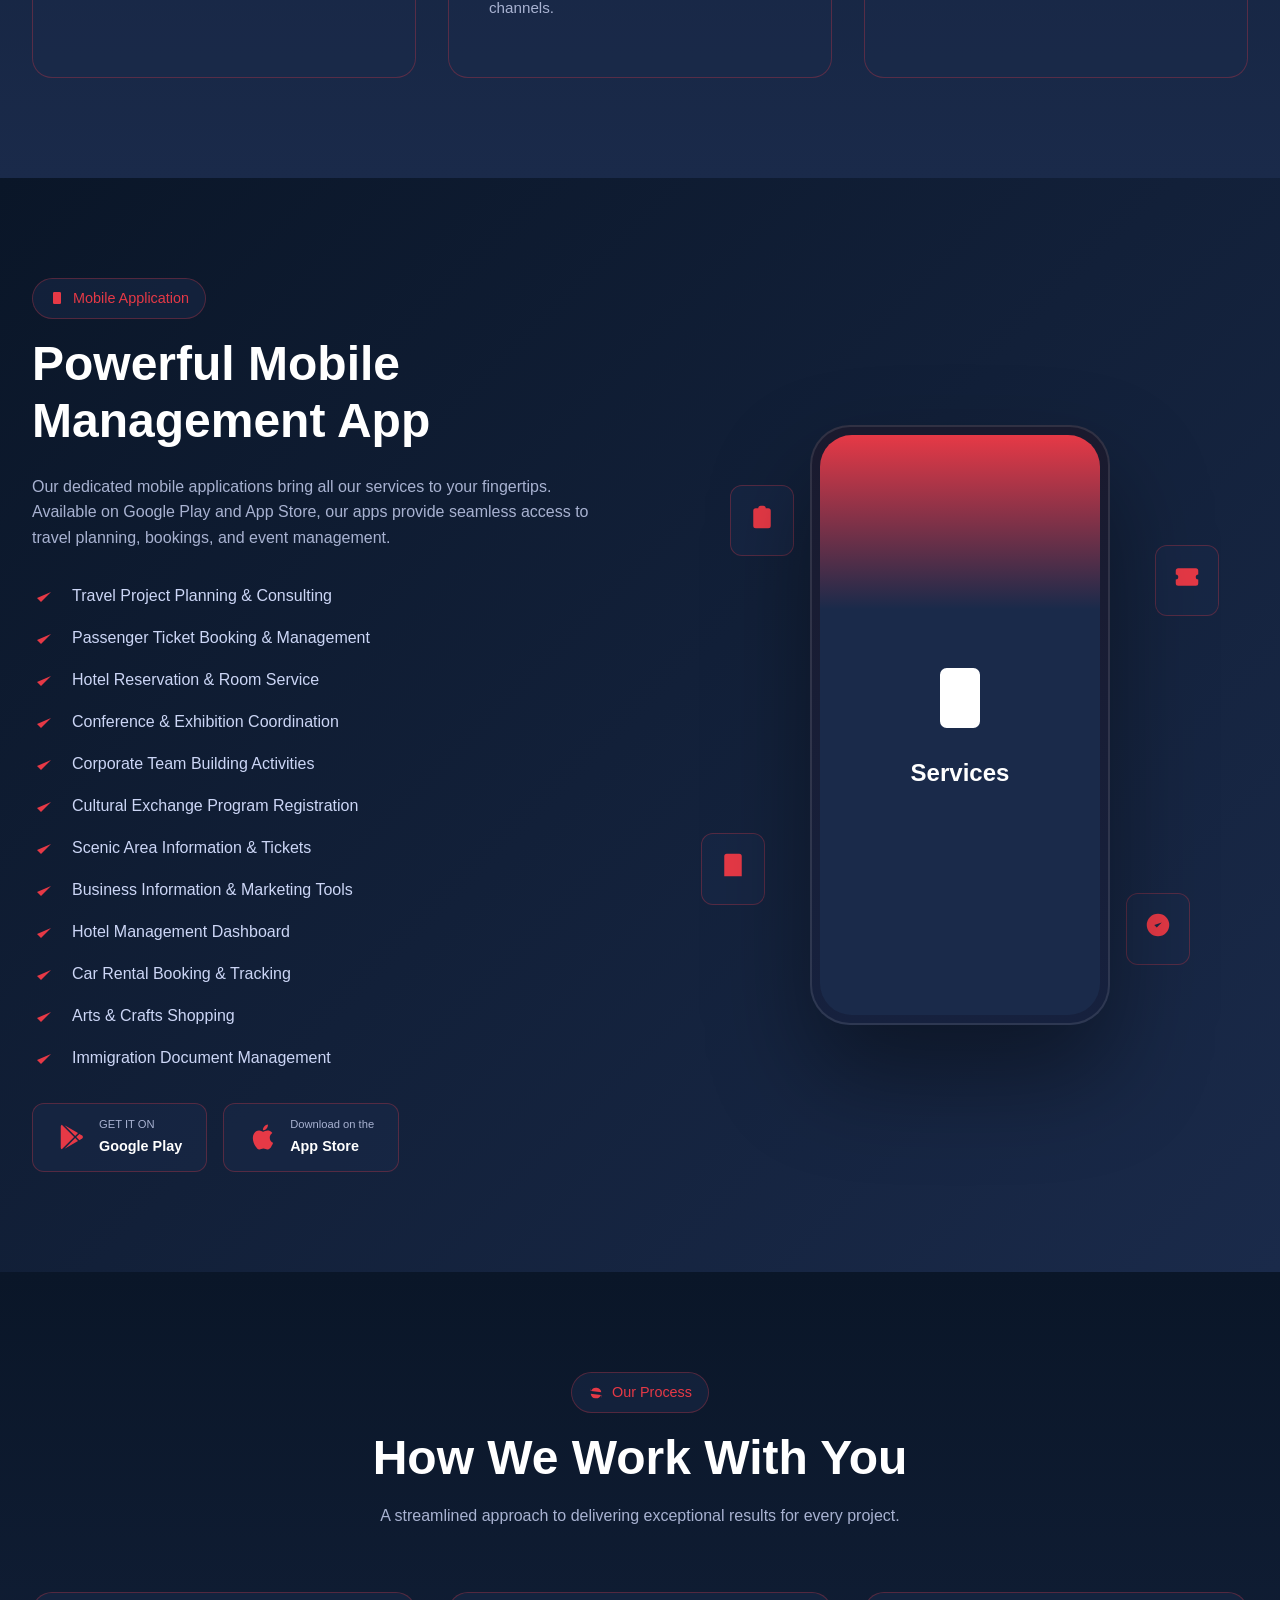
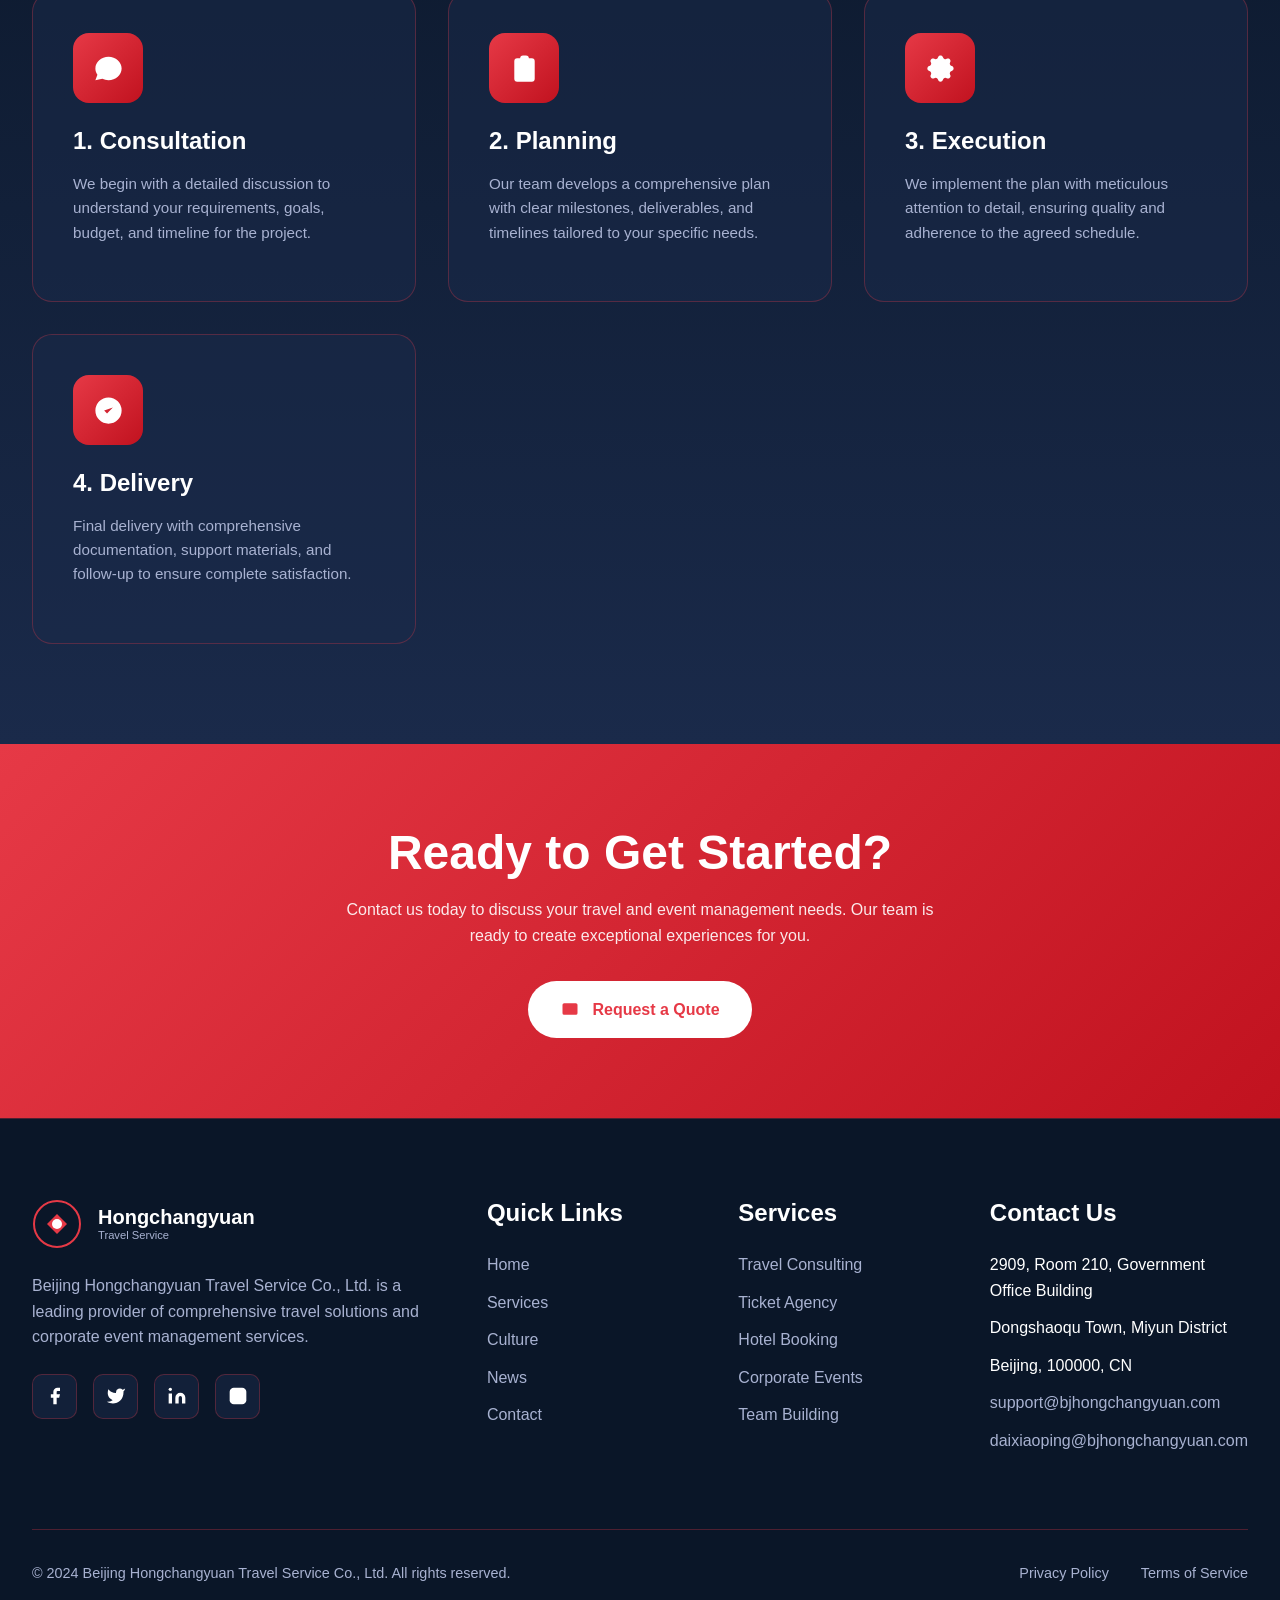
<file: services.html>
<!DOCTYPE html>
<html lang="en">
<head>
    <meta charset="UTF-8">
    <meta name="viewport" content="width=device-width, initial-scale=1.0">
    <meta name="description" content="Comprehensive travel and corporate services including travel consulting, ticket agency, hotel booking, conference organization, team building, and mobile app solutions.">
    <meta name="keywords" content="travel consulting, ticket agency, hotel booking, conference services, team building, cultural exchange, mobile app, Beijing travel service">
    <meta name="author" content="Beijing Hongchangyuan Travel Service Co., Ltd.">
    <meta name="robots" content="index, follow">
    <meta name="googlebot" content="index, follow">
    <meta name="language" content="English">
    
    <meta property="og:title" content="Our Services | Beijing Hongchangyuan Travel Service">
    <meta property="og:description" content="Explore our comprehensive range of travel and corporate event services.">
    <meta property="og:type" content="website">
    <meta property="og:url" content="https://bjhongchangyuan.com/services">
    
    <title>Our Services | Beijing Hongchangyuan Travel Service Co., Ltd.</title>
    
    <link rel="canonical" href="https://bjhongchangyuan.com/services">
    <link rel="stylesheet" href="css/main.css">
    
    <script type="application/ld+json">
    {
        "@context": "https://schema.org",
        "@type": "Service",
        "serviceType": "Travel and Event Management Services",
        "provider": {
            "@type": "Organization",
            "name": "Beijing Hongchangyuan Travel Service Co., Ltd.",
            "url": "https://bjhongchangyuan.com"
        },
        "areaServed": "Worldwide",
        "description": "Comprehensive travel and corporate services including travel consulting, ticket agency, hotel booking, conference organization, team building, cultural exchange, and mobile app solutions."
    }
    </script>
</head>
<body>
    <!-- Header -->
    <header class="header" id="header">
        <div class="container">
            <a href="index.html" class="logo">
                <svg viewBox="0 0 50 50" xmlns="http://www.w3.org/2000/svg">
                    <circle cx="25" cy="25" r="23" fill="none" stroke="#e63946" stroke-width="2"/>
                    <path d="M15 25 L25 15 L35 25 L25 35 Z" fill="#e63946"/>
                    <circle cx="25" cy="25" r="5" fill="#ffffff"/>
                </svg>
                <div class="logo-text">
                    Hongchangyuan
                    <span>Travel Service</span>
                </div>
            </a>
            <nav class="nav">
                <ul class="nav-list">
                    <li><a href="index.html" class="nav-link">Home</a></li>
                    <li><a href="services.html" class="nav-link active">Services</a></li>
                    <li><a href="culture.html" class="nav-link">Culture</a></li>
                    <li><a href="news.html" class="nav-link">News</a></li>
                    <li><a href="contact.html" class="nav-link">Contact</a></li>
                </ul>
                <a href="contact.html" class="nav-cta">Get Started</a>
            </nav>
            <button class="mobile-menu-btn" id="mobileMenuBtn" aria-label="Toggle menu">
                <span></span>
                <span></span>
                <span></span>
            </button>
        </div>
    </header>
    
    <!-- Mobile Navigation -->
    <nav class="mobile-nav" id="mobileNav">
        <ul class="mobile-nav-list">
            <li><a href="index.html" class="mobile-nav-link">Home</a></li>
            <li><a href="services.html" class="mobile-nav-link">Services</a></li>
            <li><a href="culture.html" class="mobile-nav-link">Culture</a></li>
            <li><a href="news.html" class="mobile-nav-link">News</a></li>
            <li><a href="contact.html" class="mobile-nav-link">Contact</a></li>
        </ul>
    </nav>

    <!-- Page Header -->
    <section class="page-header">
        <div class="container">
            <h1>Our Services</h1>
            <p>Comprehensive travel solutions and corporate event management services tailored to meet your every need.</p>
            <div class="breadcrumb">
                <a href="index.html">Home</a>
                <span>/</span>
                <span>Services</span>
            </div>
        </div>
    </section>

    <!-- Main Services Section -->
    <section class="services" id="services">
        <div class="container">
            <div class="section-header">
                <div class="section-badge">
                    <svg viewBox="0 0 24 24" width="16" height="16" fill="currentColor"><path d="M21 13.255A23.931 23.931 0 0112 15c-3.183 0-6.22-.62-9-1.745M16 6V4a2 2 0 00-2-2h-4a2 2 0 00-2 2v2m4 6h.01M5 20h14a2 2 0 002-2V8a2 2 0 00-2-2H5a2 2 0 00-2 2v10a2 2 0 002 2z"/></svg>
                    Core Services
                </div>
                <h2>Complete Travel Solutions</h2>
                <p>From initial planning to execution, we provide end-to-end services for all your travel and event requirements.</p>
            </div>
            <div class="services-grid">
                <article class="service-card" data-animate="fade-up">
                    <span class="service-number">01</span>
                    <div class="service-icon">
                        <svg viewBox="0 0 24 24"><path d="M9 5H7a2 2 0 00-2 2v12a2 2 0 002 2h10a2 2 0 002-2V7a2 2 0 00-2-2h-2M9 5a2 2 0 002 2h2a2 2 0 002-2M9 5a2 2 0 012-2h2a2 2 0 012 2m-3 7h3m-3 4h3m-6-4h.01M9 16h.01"/></svg>
                    </div>
                    <h4>Travel Project Consulting</h4>
                    <p>Professional consultation services for travel project planning, feasibility studies, market analysis, and strategic planning. Our experts help you make informed decisions for successful travel initiatives.</p>
                </article>
                <article class="service-card" data-animate="fade-up" data-delay="100">
                    <span class="service-number">02</span>
                    <div class="service-icon">
                        <svg viewBox="0 0 24 24"><path d="M15 5v2m0 4v2m0 4v2M5 5a2 2 0 00-2 2v3a2 2 0 110 4v3a2 2 0 002 2h14a2 2 0 002-2v-3a2 2 0 110-4V7a2 2 0 00-2-2H5z"/></svg>
                    </div>
                    <h4>Passenger Ticket Agency</h4>
                    <p>Comprehensive ticket booking services for flights, high-speed trains, buses, and other transportation. We offer competitive rates and flexible booking options for individual and corporate clients.</p>
                </article>
                <article class="service-card" data-animate="fade-up" data-delay="200">
                    <span class="service-number">03</span>
                    <div class="service-icon">
                        <svg viewBox="0 0 24 24"><path d="M19 21V5a2 2 0 00-2-2H7a2 2 0 00-2 2v16m14 0h2m-2 0h-5m-9 0H3m2 0h5M9 7h1m-1 4h1m4-4h1m-1 4h1m-5 10v-5a1 1 0 011-1h2a1 1 0 011 1v5m-4 0h4"/></svg>
                    </div>
                    <h4>Hotel Booking Services</h4>
                    <p>Access to a global network of partner hotels ranging from budget-friendly options to luxury resorts. We handle reservations, special requests, and group bookings with personalized service.</p>
                </article>
                <article class="service-card" data-animate="fade-up" data-delay="300">
                    <span class="service-number">04</span>
                    <div class="service-icon">
                        <svg viewBox="0 0 24 24"><path d="M17 20h5v-2a3 3 0 00-5.356-1.857M17 20H7m10 0v-2c0-.656-.126-1.283-.356-1.857M7 20H2v-2a3 3 0 015.356-1.857M7 20v-2c0-.656.126-1.283.356-1.857m0 0a5.002 5.002 0 019.288 0M15 7a3 3 0 11-6 0 3 3 0 016 0zm6 3a2 2 0 11-4 0 2 2 0 014 0zM7 10a2 2 0 11-4 0 2 2 0 014 0z"/></svg>
                    </div>
                    <h4>Conference & Exhibition Services</h4>
                    <p>End-to-end conference and exhibition organization including venue selection, program design, speaker coordination, registration management, and on-site support for seamless corporate events.</p>
                </article>
                <article class="service-card" data-animate="fade-up" data-delay="400">
                    <span class="service-number">05</span>
                    <div class="service-icon">
                        <svg viewBox="0 0 24 24"><path d="M14.828 14.828a4 4 0 01-5.656 0M9 10h.01M15 10h.01M21 12a9 9 0 11-18 0 9 9 0 0118 0z"/></svg>
                    </div>
                    <h4>Corporate Team Building</h4>
                    <p>Innovative team building programs designed to enhance collaboration, improve communication, and boost employee engagement. Activities include outdoor adventures, workshops, and custom corporate games.</p>
                </article>
                <article class="service-card" data-animate="fade-up" data-delay="500">
                    <span class="service-number">06</span>
                    <div class="service-icon">
                        <svg viewBox="0 0 24 24"><path d="M9 19V6l12-3v13M9 19c0 1.105-1.343 2-3 2s-3-.895-3-2 1.343-2 3-2 3 .895 3 2zm12-3c0 1.105-1.343 2-3 2s-3-.895-3-2 1.343-2 3-2 3 .895 3 2zM9 10l12-3"/></svg>
                    </div>
                    <h4>Cultural Exchange Programs</h4>
                    <p>Organizing cultural exchange activities, art exhibitions, performances, and educational programs that foster cross-cultural understanding and international cooperation.</p>
                </article>
                <article class="service-card" data-animate="fade-up" data-delay="600">
                    <span class="service-number">07</span>
                    <div class="service-icon">
                        <svg viewBox="0 0 24 24"><path d="M17.657 16.657L13.414 20.9a1.998 1.998 0 01-2.827 0l-4.244-4.243a8 8 0 1111.314 0z"/><path d="M15 11a3 3 0 11-6 0 3 3 0 016 0z"/></svg>
                    </div>
                    <h4>Scenic Area Management</h4>
                    <p>Professional scenic area management services including visitor services, facility operations, environmental protection, and tourism experience optimization for attractions and destinations.</p>
                </article>
                <article class="service-card" data-animate="fade-up" data-delay="700">
                    <span class="service-number">08</span>
                    <div class="service-icon">
                        <svg viewBox="0 0 24 24"><path d="M8 12h.01M12 12h.01M16 12h.01M21 12c0 4.418-4.03 8-9 8a9.863 9.863 0 01-4.255-.949L3 20l1.395-3.72C3.512 15.042 3 13.574 3 12c0-4.418 4.03-8 9-8s9 3.582 9 8z"/></svg>
                    </div>
                    <h4>Business Information Consulting</h4>
                    <p>Expert business consulting services (excluding licensed permits) providing market insights, industry analysis, and strategic recommendations for travel and hospitality businesses.</p>
                </article>
                <article class="service-card" data-animate="fade-up" data-delay="800">
                    <span class="service-number">09</span>
                    <div class="service-icon">
                        <svg viewBox="0 0 24 24"><path d="M11 3.055A9.001 9.001 0 1020.945 13H11V3.055z"/><path d="M20.488 9H15V3.512A9.025 9.025 0 0120.488 9z"/></svg>
                    </div>
                    <h4>Marketing Planning</h4>
                    <p>Comprehensive marketing strategy development and campaign planning to promote your travel services, events, and destination offerings to target audiences effectively.</p>
                </article>
            </div>
        </div>
    </section>

    <!-- Additional Services Section -->
    <section class="features" id="additional-services">
        <div class="container">
            <div class="section-header">
                <div class="section-badge">
                    <svg viewBox="0 0 24 24" width="16" height="16" fill="currentColor"><path d="M12 8v4l3 3m6-3a9 9 0 11-18 0 9 9 0 0118 0z"/></svg>
                    Extended Services
                </div>
                <h2>More Solutions for Your Business</h2>
                <p>Beyond our core offerings, we provide additional specialized services to complete your requirements.</p>
            </div>
            <div class="features-grid">
                <article class="feature-card" data-animate="fade-up">
                    <div class="feature-icon">
                        <svg viewBox="0 0 24 24"><path d="M5 3v4M3 5h4M6 17v4m-2-2h4m5-16l2.286 6.857L21 12l-5.714 2.143L13 21l-2.286-6.857L5 12l5.714-2.143L13 3z"/></svg>
                    </div>
                    <h4>Arts & Crafts Sales</h4>
                    <p>Curated collection of traditional and contemporary art pieces, crafts, and souvenirs available for purchase as commemorative gifts or corporate merchandise.</p>
                </article>
                <article class="feature-card" data-animate="fade-up" data-delay="100">
                    <div class="feature-icon">
                        <svg viewBox="0 0 24 24"><path d="M3.055 11H5a2 2 0 012 2v1a2 2 0 002 2 2 2 0 012 2v2.945M8 3.935V5.5A2.5 2.5 0 0010.5 8h.5a2 2 0 012 2 2 2 0 104 0 2 2 0 012-2h1.064M15 20.488V18a2 2 0 012-2h3.064M21 12a9 9 0 11-18 0 9 9 0 0118 0z"/></svg>
                    </div>
                    <h4>Immigration Services</h4>
                    <p>Private immigration consultation services (excluding overseas employment) to assist with visa applications, documentation, and travel planning for various purposes.</p>
                </article>
                <article class="feature-card" data-animate="fade-up" data-delay="200">
                    <div class="feature-icon">
                        <svg viewBox="0 0 24 24"><path d="M19 21V5a2 2 0 00-2-2H7a2 2 0 00-2 2v16m14 0h2m-2 0h-5m-9 0H3m2 0h5M9 7h1m-1 4h1m4-4h1m-1 4h1m-5 10v-5a1 1 0 011-1h2a1 1 0 011 1v5m-4 0h4"/></svg>
                    </div>
                    <h4>Hotel Management</h4>
                    <p>Professional hotel management services including operations optimization, staff training, quality control, and revenue management for hospitality businesses.</p>
                </article>
                <article class="feature-card" data-animate="fade-up" data-delay="300">
                    <div class="feature-icon">
                        <svg viewBox="0 0 24 24"><path d="M8 7h12m0 0l-4-4m4 4l-4 4m0 6H4m0 0l4 4m-4-4l4-4"/></svg>
                    </div>
                    <h4>Car Rental Services</h4>
                    <p>Flexible car rental solutions for business travel, airport transfers, corporate events, and group transportation with professional drivers available upon request.</p>
                </article>
                <article class="feature-card" data-animate="fade-up" data-delay="400">
                    <div class="feature-icon">
                        <svg viewBox="0 0 24 24"><path d="M11 4a2 2 0 114 0v1a1 1 0 001 1h3a1 1 0 011 1v3a1 1 0 01-1 1h-1a2 2 0 100 4h1a1 1 0 011 1v3a1 1 0 01-1 1h-3a1 1 0 01-1-1v-1a2 2 0 10-4 0v1a1 1 0 01-1 1H7a1 1 0 01-1-1v-3a1 1 0 00-1-1H4a2 2 0 110-4h1a1 1 0 001-1V7a1 1 0 011-1h3a1 1 0 001-1V4z"/></svg>
                    </div>
                    <h4>Advertising Services</h4>
                    <p>Comprehensive advertising solutions including creative design, media planning, platform selection, and campaign management across digital and traditional channels.</p>
                </article>
                <article class="feature-card" data-animate="fade-up" data-delay="500">
                    <div class="feature-icon">
                        <svg viewBox="0 0 24 24"><path d="M12 18h.01M8 21h8a2 2 0 002-2V5a2 2 0 00-2-2H8a2 2 0 00-2 2v14a2 2 0 002 2z"/></svg>
                    </div>
                    <h4>Mobile App Management</h4>
                    <p>Feature-rich mobile applications for iOS and Android platforms with comprehensive travel management, booking capabilities, and corporate event coordination tools.</p>
                </article>
            </div>
        </div>
    </section>

    <!-- Mobile App Section -->
    <section class="app-section" id="mobile-app">
        <div class="container">
            <div class="app-content">
                <div class="app-info" data-animate="fade-right">
                    <div class="section-badge">
                        <svg viewBox="0 0 24 24" width="16" height="16" fill="currentColor"><path d="M12 18h.01M8 21h8a2 2 0 002-2V5a2 2 0 00-2-2H8a2 2 0 00-2 2v14a2 2 0 002 2z"/></svg>
                        Mobile Application
                    </div>
                    <h2>Powerful Mobile Management App</h2>
                    <p>Our dedicated mobile applications bring all our services to your fingertips. Available on Google Play and App Store, our apps provide seamless access to travel planning, bookings, and event management.</p>
                    <ul class="app-features">
                        <li>
                            <svg viewBox="0 0 24 24"><path d="M5 13l4 4L19 7"/></svg>
                            <span>Travel Project Planning & Consulting</span>
                        </li>
                        <li>
                            <svg viewBox="0 0 24 24"><path d="M5 13l4 4L19 7"/></svg>
                            <span>Passenger Ticket Booking & Management</span>
                        </li>
                        <li>
                            <svg viewBox="0 0 24 24"><path d="M5 13l4 4L19 7"/></svg>
                            <span>Hotel Reservation & Room Service</span>
                        </li>
                        <li>
                            <svg viewBox="0 0 24 24"><path d="M5 13l4 4L19 7"/></svg>
                            <span>Conference & Exhibition Coordination</span>
                        </li>
                        <li>
                            <svg viewBox="0 0 24 24"><path d="M5 13l4 4L19 7"/></svg>
                            <span>Corporate Team Building Activities</span>
                        </li>
                        <li>
                            <svg viewBox="0 0 24 24"><path d="M5 13l4 4L19 7"/></svg>
                            <span>Cultural Exchange Program Registration</span>
                        </li>
                        <li>
                            <svg viewBox="0 0 24 24"><path d="M5 13l4 4L19 7"/></svg>
                            <span>Scenic Area Information & Tickets</span>
                        </li>
                        <li>
                            <svg viewBox="0 0 24 24"><path d="M5 13l4 4L19 7"/></svg>
                            <span>Business Information & Marketing Tools</span>
                        </li>
                        <li>
                            <svg viewBox="0 0 24 24"><path d="M5 13l4 4L19 7"/></svg>
                            <span>Hotel Management Dashboard</span>
                        </li>
                        <li>
                            <svg viewBox="0 0 24 24"><path d="M5 13l4 4L19 7"/></svg>
                            <span>Car Rental Booking & Tracking</span>
                        </li>
                        <li>
                            <svg viewBox="0 0 24 24"><path d="M5 13l4 4L19 7"/></svg>
                            <span>Arts & Crafts Shopping</span>
                        </li>
                        <li>
                            <svg viewBox="0 0 24 24"><path d="M5 13l4 4L19 7"/></svg>
                            <span>Immigration Document Management</span>
                        </li>
                    </ul>
                    <div class="app-download">
                        <a href="#" class="store-badge" title="Download on Google Play">
                            <svg viewBox="0 0 24 24" fill="currentColor"><path d="M3 20.5v-17c0-.59.34-1.11.84-1.35L13.69 12l-9.85 9.85c-.5-.25-.84-.76-.84-1.35zm13.81-5.38L6.05 21.34l8.49-8.49 2.27 2.27zm3.35-4.31c.34.27.59.69.59 1.19s-.22.9-.57 1.18l-2.29 1.32-2.5-2.5 2.5-2.5 2.27 1.31zM6.05 2.66l10.76 6.22-2.27 2.27-8.49-8.49z"/></svg>
                            <div class="store-badge-info">
                                <span>GET IT ON</span>
                                <strong>Google Play</strong>
                            </div>
                        </a>
                        <a href="#" class="store-badge" title="Download on App Store">
                            <svg viewBox="0 0 24 24" fill="currentColor"><path d="M18.71 19.5c-.83 1.24-1.71 2.45-3.05 2.47-1.34.03-1.77-.79-3.29-.79-1.53 0-2 .77-3.27.82-1.31.05-2.3-1.32-3.14-2.53C4.25 17 2.94 12.45 4.7 9.39c.87-1.52 2.43-2.48 4.12-2.51 1.28-.02 2.5.87 3.29.87.78 0 2.26-1.07 3.81-.91.65.03 2.47.26 3.64 1.98-.09.06-2.17 1.28-2.15 3.81.03 3.02 2.65 4.03 2.68 4.04-.03.07-.42 1.44-1.38 2.83M13 3.5c.73-.83 1.94-1.46 2.94-1.5.13 1.17-.34 2.35-1.04 3.19-.69.85-1.83 1.51-2.95 1.42-.15-1.15.41-2.35 1.05-3.11z"/></svg>
                            <div class="store-badge-info">
                                <span>Download on the</span>
                                <strong>App Store</strong>
                            </div>
                        </a>
                    </div>
                </div>
                <div class="app-visual" data-animate="fade-left">
                    <div class="phone-mockup">
                        <div class="phone-screen">
                            <svg viewBox="0 0 24 24"><path d="M12 18h.01M8 21h8a2 2 0 002-2V5a2 2 0 00-2-2H8a2 2 0 00-2 2v14a2 2 0 002 2z"/></svg>
                            <span>Services</span>
                        </div>
                    </div>
                    <div class="floating-elements">
                        <div class="float-icon">
                            <svg viewBox="0 0 24 24"><path d="M9 5H7a2 2 0 00-2 2v12a2 2 0 002 2h10a2 2 0 002-2V7a2 2 0 00-2-2h-2M9 5a2 2 0 002 2h2a2 2 0 002-2M9 5a2 2 0 012-2h2a2 2 0 012 2"/></svg>
                        </div>
                        <div class="float-icon">
                            <svg viewBox="0 0 24 24"><path d="M15 5v2m0 4v2m0 4v2M5 5a2 2 0 00-2 2v3a2 2 0 110 4v3a2 2 0 002 2h14a2 2 0 002-2v-3a2 2 0 110-4V7a2 2 0 00-2-2H5z"/></svg>
                        </div>
                        <div class="float-icon">
                            <svg viewBox="0 0 24 24"><path d="M19 21V5a2 2 0 00-2-2H7a2 2 0 00-2 2v16m14 0h2m-2 0h-5m-9 0H3m2 0h5"/></svg>
                        </div>
                        <div class="float-icon">
                            <svg viewBox="0 0 24 24"><path d="M9 12l2 2 4-4m6 2a9 9 0 11-18 0 9 9 0 0118 0z"/></svg>
                        </div>
                    </div>
                </div>
            </div>
        </div>
    </section>

    <!-- Process Section -->
    <section class="features" id="process">
        <div class="container">
            <div class="section-header">
                <div class="section-badge">
                    <svg viewBox="0 0 24 24" width="16" height="16" fill="currentColor"><path d="M4 4v5h.582m15.356 2A8.001 8.001 0 004.582 9m0 0H9m11 11v-5h-.581m0 0a8.003 8.003 0 01-15.357-2m15.357 2H15"/></svg>
                    Our Process
                </div>
                <h2>How We Work With You</h2>
                <p>A streamlined approach to delivering exceptional results for every project.</p>
            </div>
            <div class="features-grid">
                <article class="feature-card" data-animate="fade-up">
                    <div class="feature-icon">
                        <svg viewBox="0 0 24 24"><path d="M8 12h.01M12 12h.01M16 12h.01M21 12c0 4.418-4.03 8-9 8a9.863 9.863 0 01-4.255-.949L3 20l1.395-3.72C3.512 15.042 3 13.574 3 12c0-4.418 4.03-8 9-8s9 3.582 9 8z"/></svg>
                    </div>
                    <h4>1. Consultation</h4>
                    <p>We begin with a detailed discussion to understand your requirements, goals, budget, and timeline for the project.</p>
                </article>
                <article class="feature-card" data-animate="fade-up" data-delay="100">
                    <div class="feature-icon">
                        <svg viewBox="0 0 24 24"><path d="M9 5H7a2 2 0 00-2 2v12a2 2 0 002 2h10a2 2 0 002-2V7a2 2 0 00-2-2h-2M9 5a2 2 0 002 2h2a2 2 0 002-2M9 5a2 2 0 012-2h2a2 2 0 012 2m-3 7h3m-3 4h3m-6-4h.01M9 16h.01"/></svg>
                    </div>
                    <h4>2. Planning</h4>
                    <p>Our team develops a comprehensive plan with clear milestones, deliverables, and timelines tailored to your specific needs.</p>
                </article>
                <article class="feature-card" data-animate="fade-up" data-delay="200">
                    <div class="feature-icon">
                        <svg viewBox="0 0 24 24"><path d="M10.325 4.317c.426-1.756 2.924-1.756 3.35 0a1.724 1.724 0 002.573 1.066c1.543-.94 3.31.826 2.37 2.37a1.724 1.724 0 001.065 2.572c1.756.426 1.756 2.924 0 3.35a1.724 1.724 0 00-1.066 2.573c.94 1.543-.826 3.31-2.37 2.37a1.724 1.724 0 00-2.572 1.065c-.426 1.756-2.924 1.756-3.35 0a1.724 1.724 0 00-2.573-1.066c-1.543.94-3.31-.826-2.37-2.37a1.724 1.724 0 00-1.065-2.572c-1.756-.426-1.756-2.924 0-3.35a1.724 1.724 0 001.066-2.573c-.94-1.543.826-3.31 2.37-2.37.996.608 2.296.07 2.572-1.065z"/><path d="M15 12a3 3 0 11-6 0 3 3 0 016 0z"/></svg>
                    </div>
                    <h4>3. Execution</h4>
                    <p>We implement the plan with meticulous attention to detail, ensuring quality and adherence to the agreed schedule.</p>
                </article>
                <article class="feature-card" data-animate="fade-up" data-delay="300">
                    <div class="feature-icon">
                        <svg viewBox="0 0 24 24"><path d="M9 12l2 2 4-4m6 2a9 9 0 11-18 0 9 9 0 0118 0z"/></svg>
                    </div>
                    <h4>4. Delivery</h4>
                    <p>Final delivery with comprehensive documentation, support materials, and follow-up to ensure complete satisfaction.</p>
                </article>
            </div>
        </div>
    </section>

    <!-- CTA Section -->
    <section class="cta">
        <div class="container">
            <h2>Ready to Get Started?</h2>
            <p>Contact us today to discuss your travel and event management needs. Our team is ready to create exceptional experiences for you.</p>
            <a href="contact.html" class="btn">
                <svg viewBox="0 0 24 24" fill="currentColor"><path d="M3 8l7.89 5.26a2 2 0 002.22 0L21 8M5 19h14a2 2 0 002-2V7a2 2 0 00-2-2H5a2 2 0 00-2 2v10a2 2 0 002 2z"/></svg>
                Request a Quote
            </a>
        </div>
    </section>

    <!-- Footer -->
    <footer class="footer">
        <div class="container">
            <div class="footer-grid">
                <div class="footer-brand">
                    <a href="index.html" class="logo">
                        <svg viewBox="0 0 50 50" xmlns="http://www.w3.org/2000/svg">
                            <circle cx="25" cy="25" r="23" fill="none" stroke="#e63946" stroke-width="2"/>
                            <path d="M15 25 L25 15 L35 25 L25 35 Z" fill="#e63946"/>
                            <circle cx="25" cy="25" r="5" fill="#ffffff"/>
                        </svg>
                        <div class="logo-text">
                            Hongchangyuan
                            <span>Travel Service</span>
                        </div>
                    </a>
                    <p>Beijing Hongchangyuan Travel Service Co., Ltd. is a leading provider of comprehensive travel solutions and corporate event management services.</p>
                    <div class="social-links">
                        <a href="#" class="social-link" aria-label="Facebook">
                            <svg viewBox="0 0 24 24"><path d="M18 2h-3a5 5 0 00-5 5v3H7v4h3v8h4v-8h3l1-4h-4V7a1 1 0 011-1h3z"/></svg>
                        </a>
                        <a href="#" class="social-link" aria-label="Twitter">
                            <svg viewBox="0 0 24 24"><path d="M23 3a10.9 10.9 0 01-3.14 1.53 4.48 4.48 0 00-7.86 3v1A10.66 10.66 0 013 4s-4 9 5 13a11.64 11.64 0 01-7 2c9 5 20 0 20-11.5a4.5 4.5 0 00-.08-.83A7.72 7.72 0 0023 3z"/></svg>
                        </a>
                        <a href="#" class="social-link" aria-label="LinkedIn">
                            <svg viewBox="0 0 24 24"><path d="M16 8a6 6 0 016 6v7h-4v-7a2 2 0 00-2-2 2 2 0 00-2 2v7h-4v-7a6 6 0 016-6zM2 9h4v12H2z"/><circle cx="4" cy="4" r="2"/></svg>
                        </a>
                        <a href="#" class="social-link" aria-label="Instagram">
                            <svg viewBox="0 0 24 24"><rect x="2" y="2" width="20" height="20" rx="5" ry="5"/><path d="M16 11.37A4 4 0 1112.63 8 4 4 0 0116 11.37z"/><line x1="17.5" y1="6.5" x2="17.51" y2="6.5"/></svg>
                        </a>
                    </div>
                </div>
                <div class="footer-column">
                    <h4>Quick Links</h4>
                    <ul class="footer-links">
                        <li><a href="index.html">Home</a></li>
                        <li><a href="services.html">Services</a></li>
                        <li><a href="culture.html">Culture</a></li>
                        <li><a href="news.html">News</a></li>
                        <li><a href="contact.html">Contact</a></li>
                    </ul>
                </div>
                <div class="footer-column">
                    <h4>Services</h4>
                    <ul class="footer-links">
                        <li><a href="services.html">Travel Consulting</a></li>
                        <li><a href="services.html">Ticket Agency</a></li>
                        <li><a href="services.html">Hotel Booking</a></li>
                        <li><a href="services.html">Corporate Events</a></li>
                        <li><a href="services.html">Team Building</a></li>
                    </ul>
                </div>
                <div class="footer-column">
                    <h4>Contact Us</h4>
                    <ul class="footer-links">
                        <li>2909, Room 210, Government Office Building</li>
                        <li>Dongshaoqu Town, Miyun District</li>
                        <li>Beijing, 100000, CN</li>
                        <li><a href="mailto:support@bjhongchangyuan.com">support@bjhongchangyuan.com</a></li>
                        <li><a href="mailto:daixiaoping@bjhongchangyuan.com">daixiaoping@bjhongchangyuan.com</a></li>
                    </ul>
                </div>
            </div>
            <div class="footer-bottom">
                <p>&copy; 2024 Beijing Hongchangyuan Travel Service Co., Ltd. All rights reserved.</p>
                <div class="footer-legal">
                    <a href="privacy.html">Privacy Policy</a>
                    <a href="terms.html">Terms of Service</a>
                </div>
            </div>
        </div>
    </footer>

    <script src="js/main.js"></script>
</body>
</html>
</file>
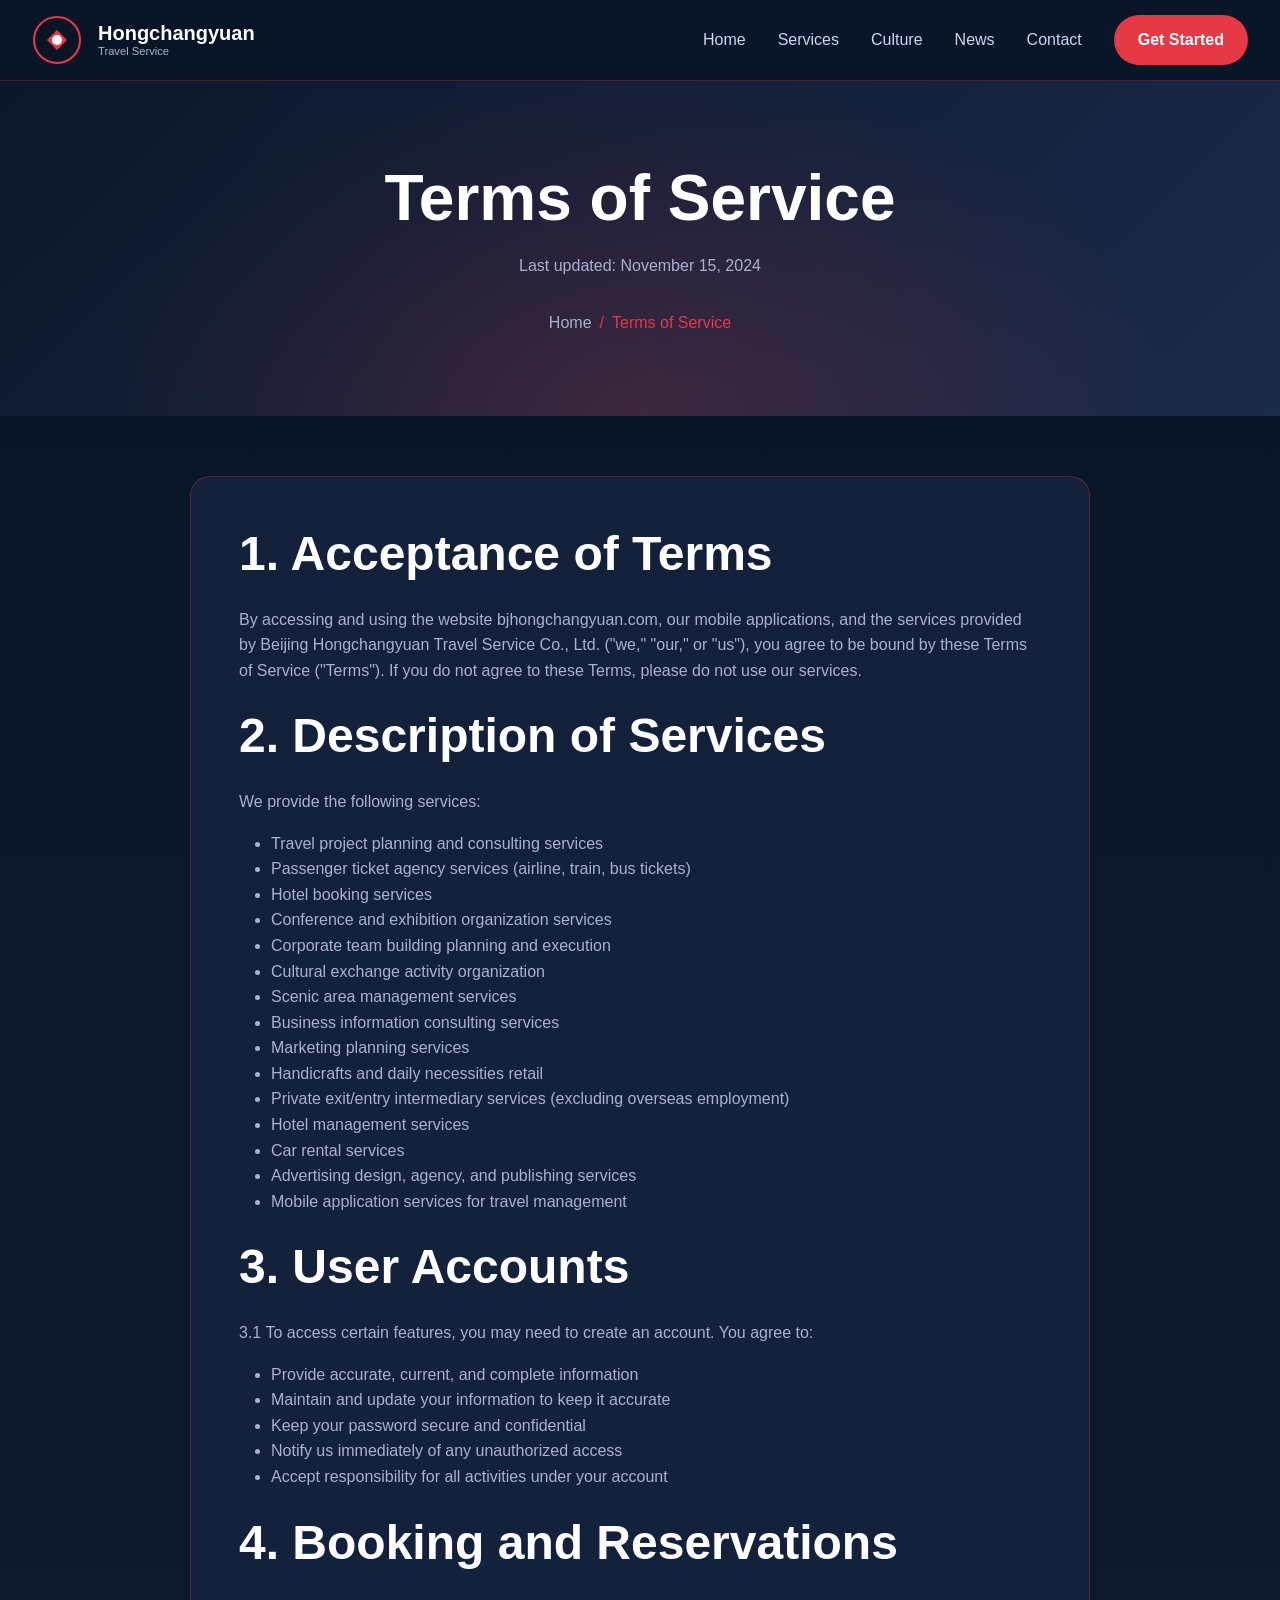
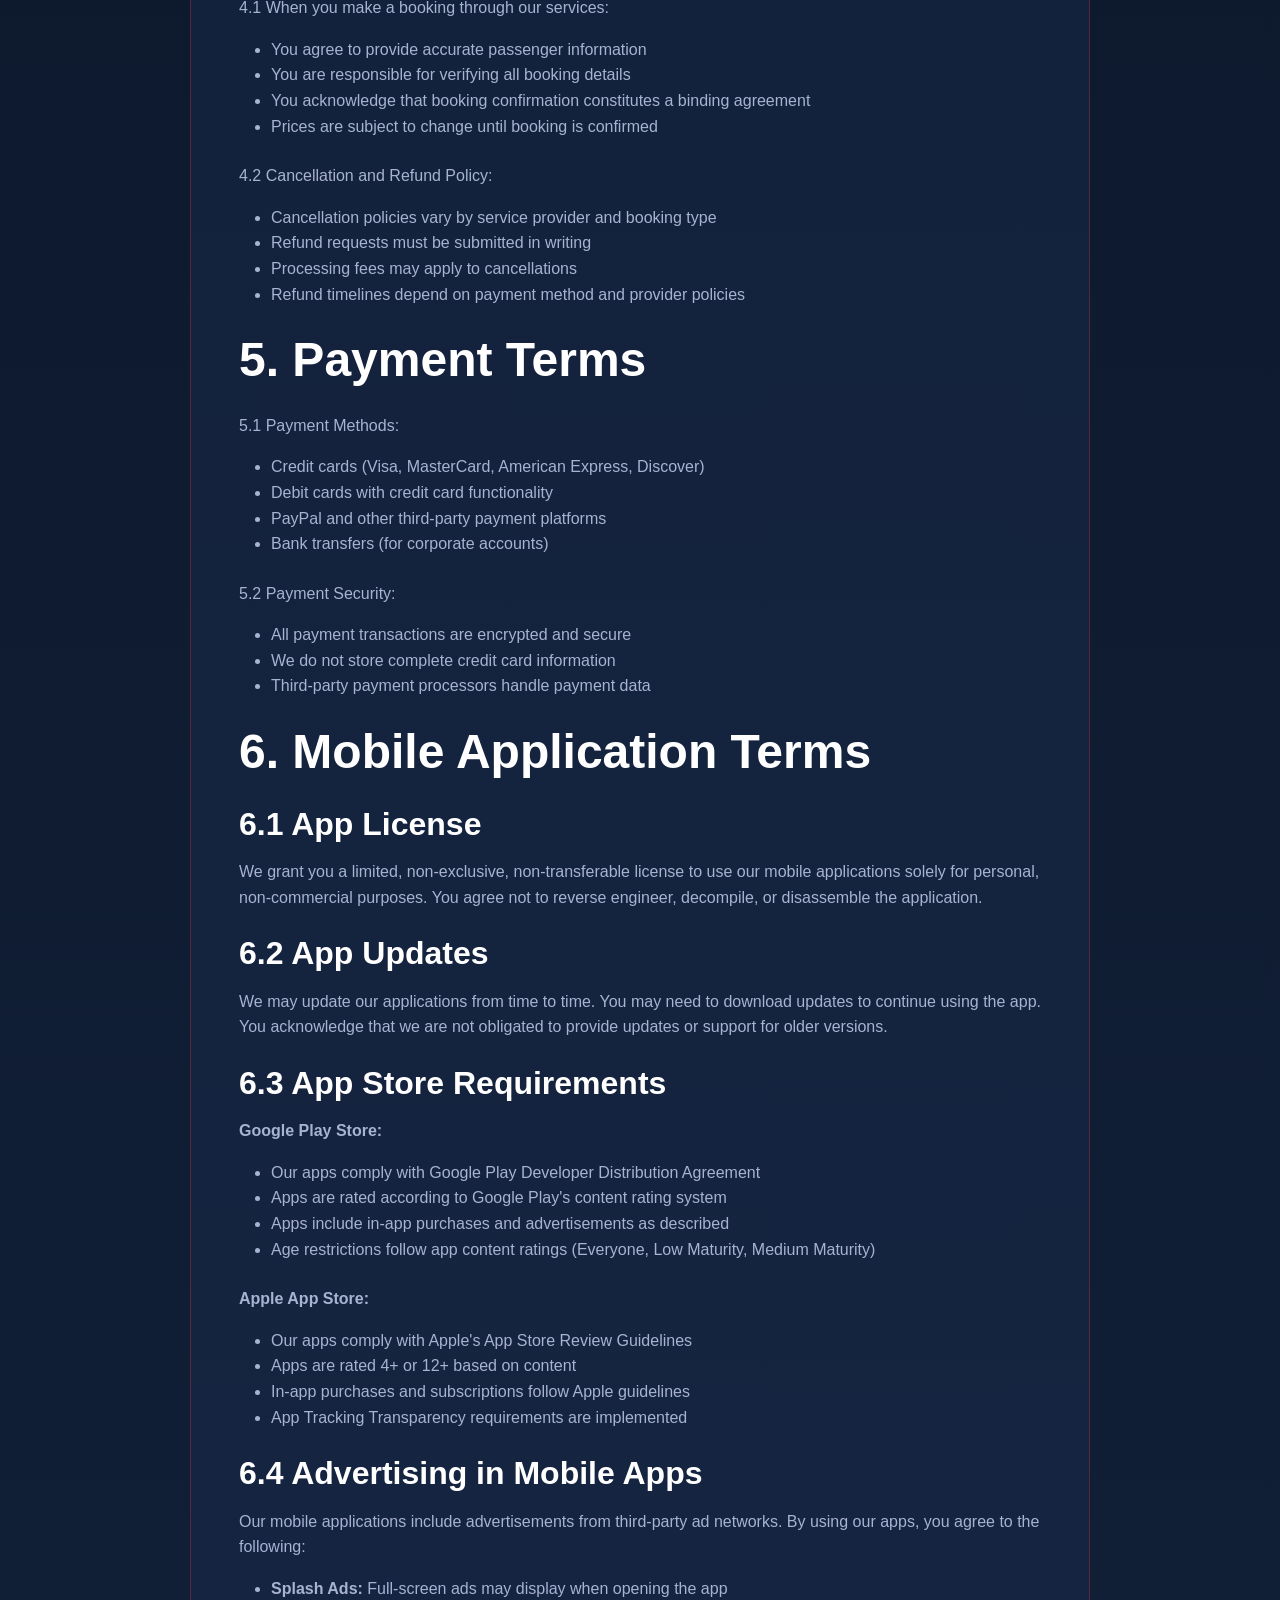
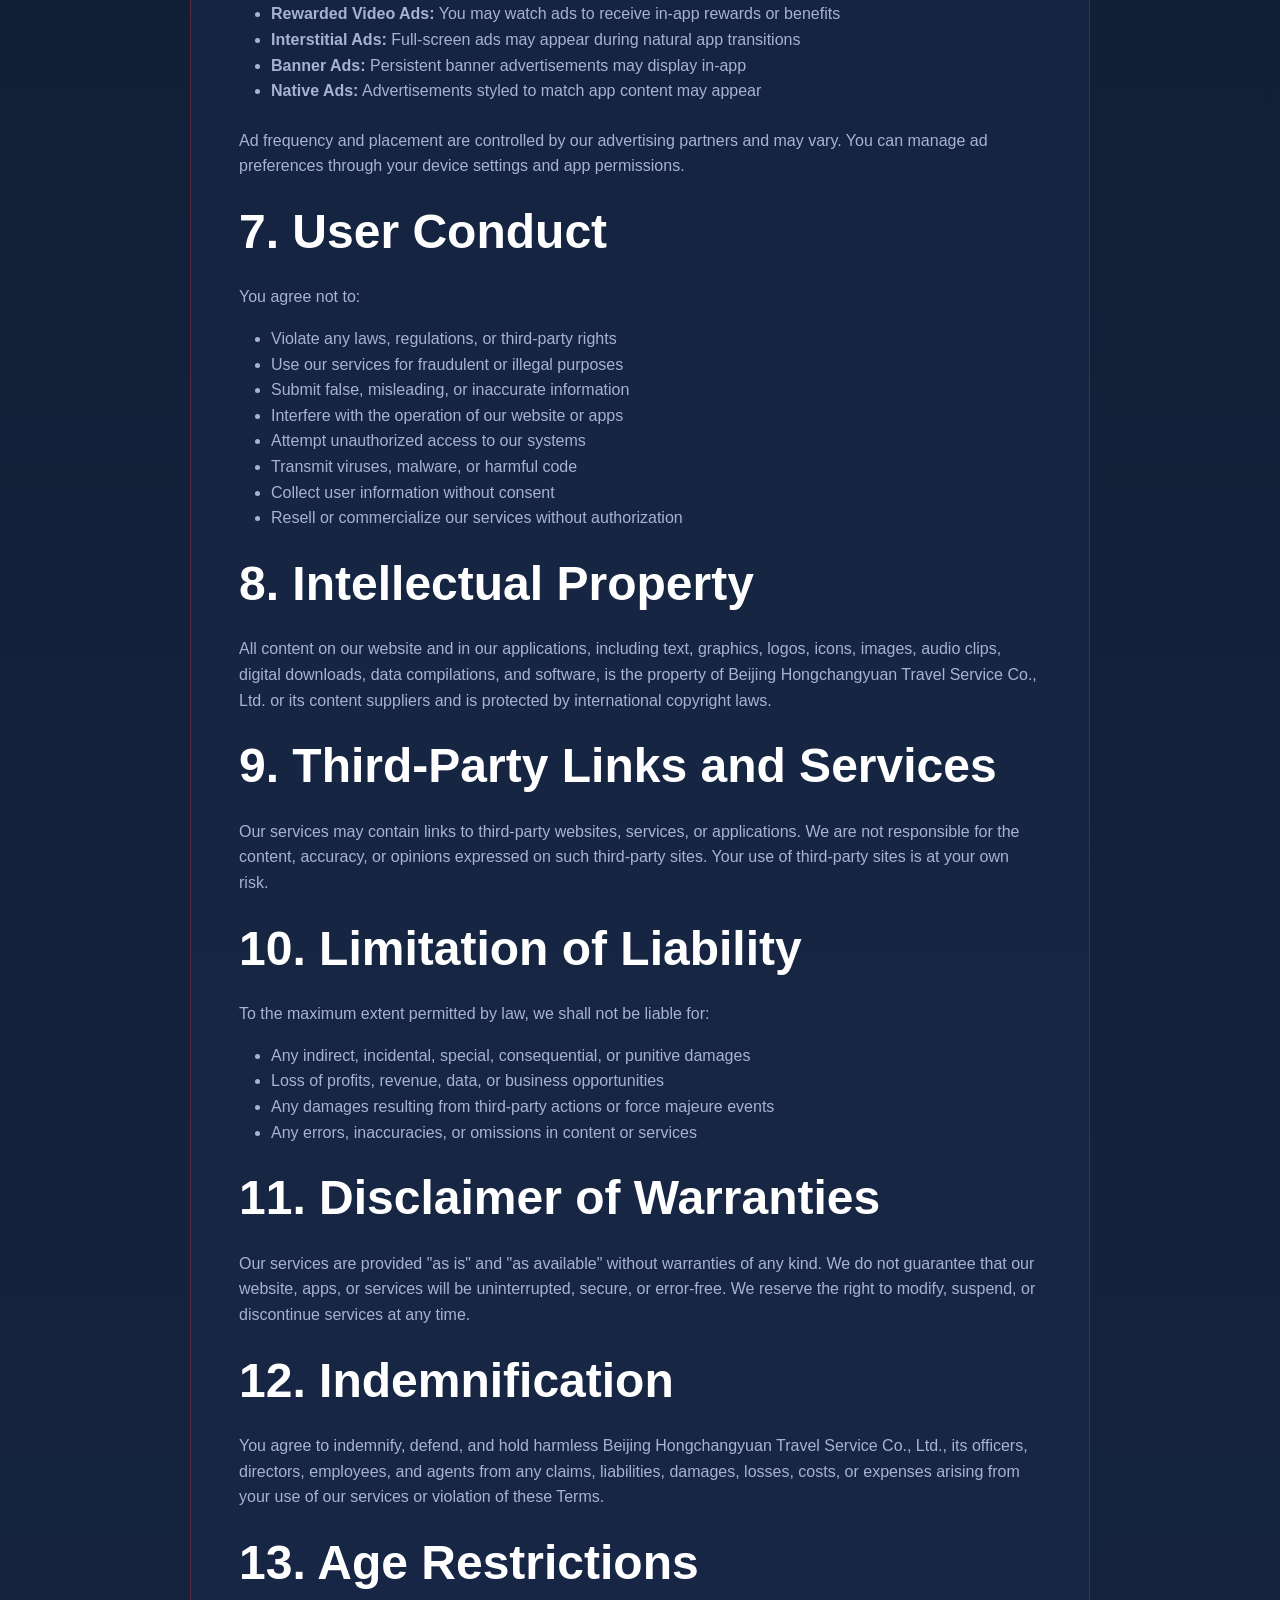
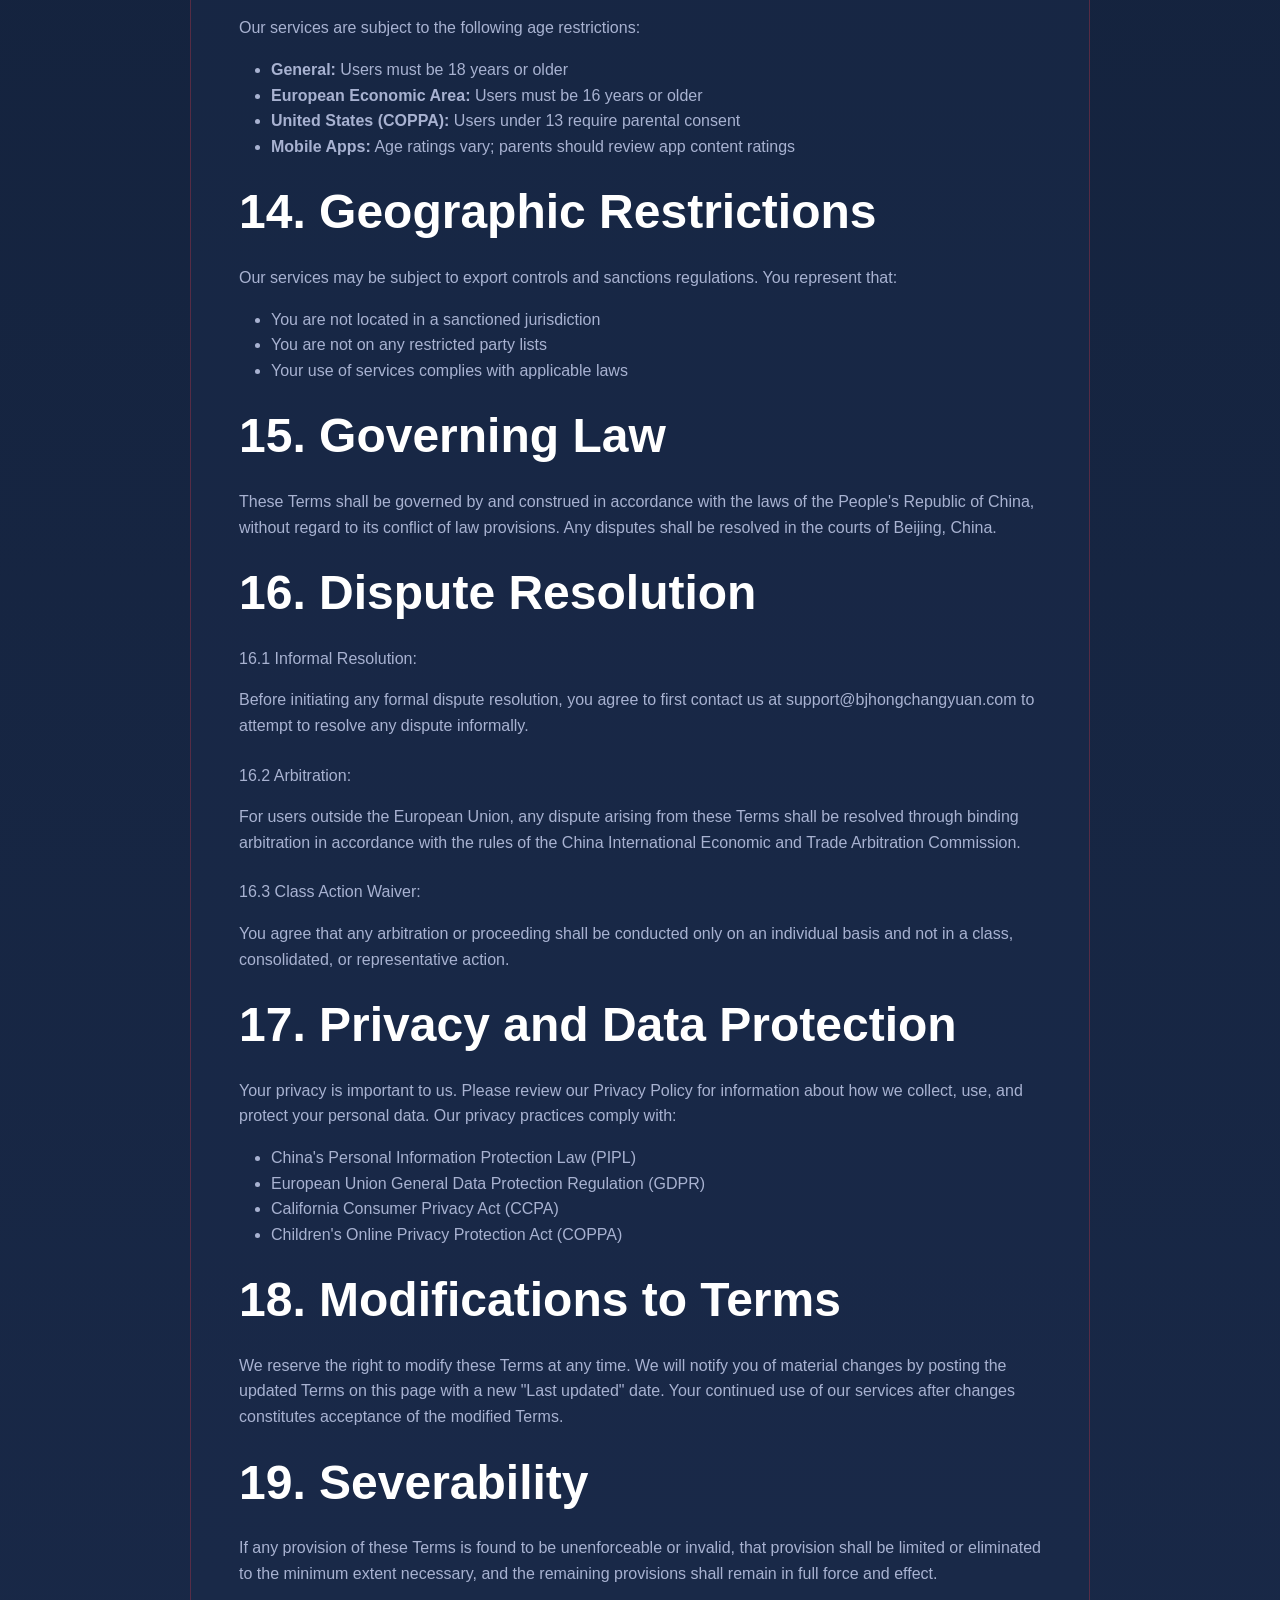
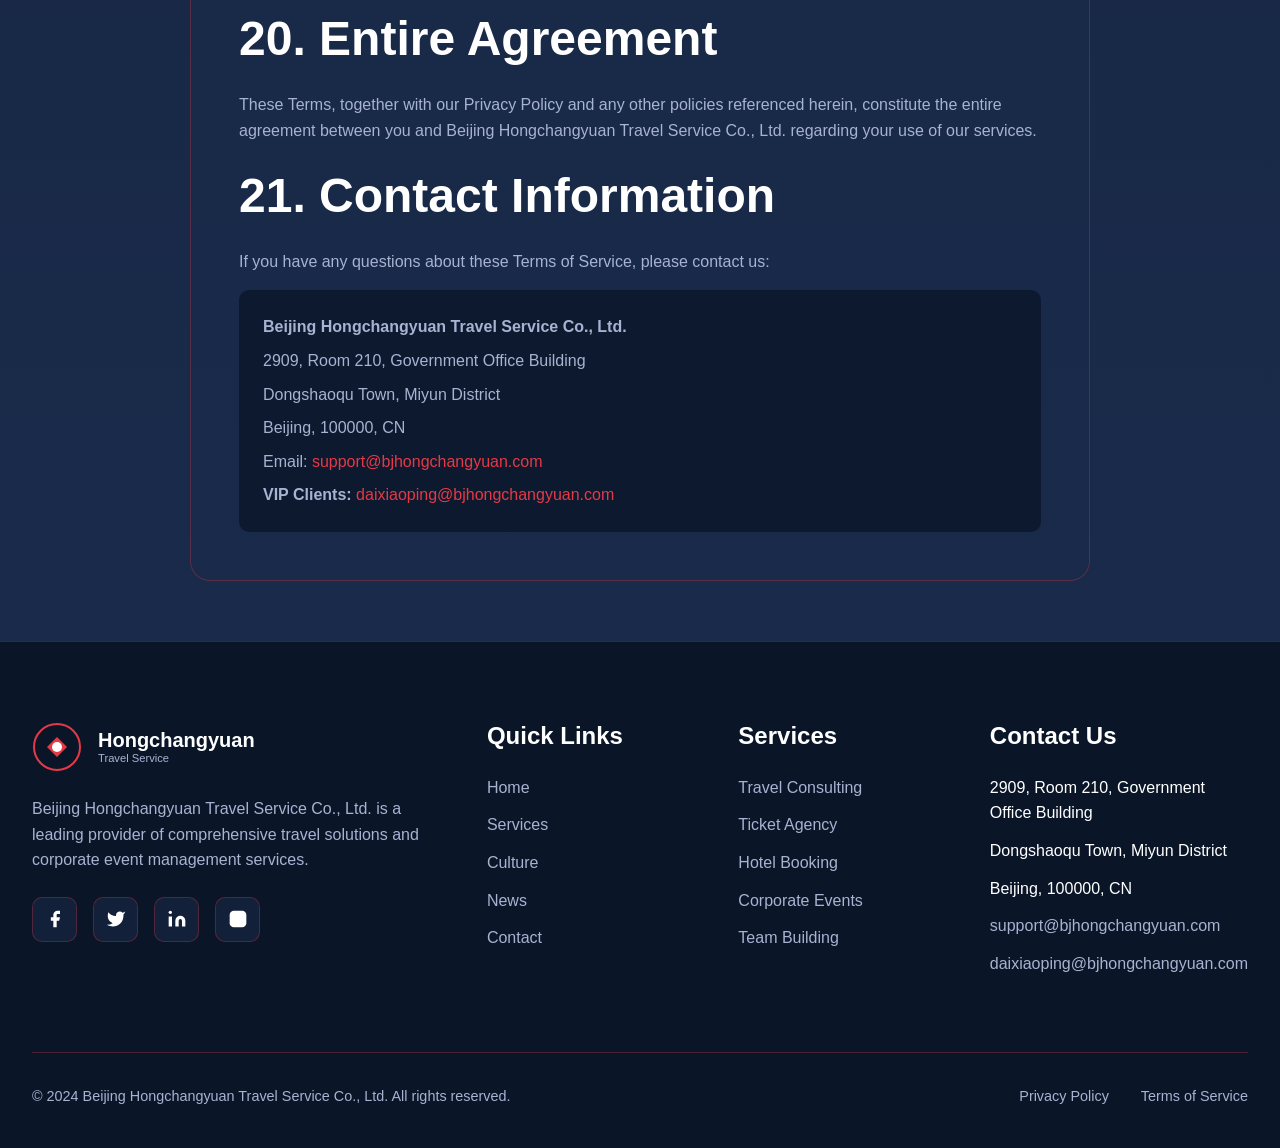
<file: terms.html>
<!DOCTYPE html>
<html lang="en">
<head>
    <meta charset="UTF-8">
    <meta name="viewport" content="width=device-width, initial-scale=1.0">
    <meta name="description" content="Terms of Service for Beijing Hongchangyuan Travel Service Co., Ltd. Read our complete terms and conditions for using our travel services and mobile applications.">
    <meta name="robots" content="noindex, nofollow">
    <meta name="googlebot" content="noindex, nofollow">
    <meta name="language" content="English">
    
    <title>Terms of Service | Beijing Hongchangyuan Travel Service Co., Ltd.</title>
    
    <link rel="canonical" href="https://bjhongchangyuan.com/terms">
    <link rel="stylesheet" href="css/main.css">
</head>
<body>
    <!-- Header -->
    <header class="header" id="header">
        <div class="container">
            <a href="index.html" class="logo">
                <svg viewBox="0 0 50 50" xmlns="http://www.w3.org/2000/svg">
                    <circle cx="25" cy="25" r="23" fill="none" stroke="#e63946" stroke-width="2"/>
                    <path d="M15 25 L25 15 L35 25 L25 35 Z" fill="#e63946"/>
                    <circle cx="25" cy="25" r="5" fill="#ffffff"/>
                </svg>
                <div class="logo-text">
                    Hongchangyuan
                    <span>Travel Service</span>
                </div>
            </a>
            <nav class="nav">
                <ul class="nav-list">
                    <li><a href="index.html" class="nav-link">Home</a></li>
                    <li><a href="services.html" class="nav-link">Services</a></li>
                    <li><a href="culture.html" class="nav-link">Culture</a></li>
                    <li><a href="news.html" class="nav-link">News</a></li>
                    <li><a href="contact.html" class="nav-link">Contact</a></li>
                </ul>
                <a href="contact.html" class="nav-cta">Get Started</a>
            </nav>
            <button class="mobile-menu-btn" id="mobileMenuBtn" aria-label="Toggle menu">
                <span></span>
                <span></span>
                <span></span>
            </button>
        </div>
    </header>
    
    <!-- Mobile Navigation -->
    <nav class="mobile-nav" id="mobileNav">
        <ul class="mobile-nav-list">
            <li><a href="index.html" class="mobile-nav-link">Home</a></li>
            <li><a href="services.html" class="mobile-nav-link">Services</a></li>
            <li><a href="culture.html" class="mobile-nav-link">Culture</a></li>
            <li><a href="news.html" class="mobile-nav-link">News</a></li>
            <li><a href="contact.html" class="mobile-nav-link">Contact</a></li>
        </ul>
    </nav>

    <!-- Page Header -->
    <section class="page-header">
        <div class="container">
            <h1>Terms of Service</h1>
            <p>Last updated: November 15, 2024</p>
            <div class="breadcrumb">
                <a href="index.html">Home</a>
                <span>/</span>
                <span>Terms of Service</span>
            </div>
        </div>
    </section>

    <!-- Content Section -->
    <section class="features" style="padding: 60px 0;">
        <div class="container">
            <div style="max-width: 900px; margin: 0 auto; background: var(--card-bg); border: 1px solid var(--border-color); border-radius: 20px; padding: 3rem;">
                
                <h2 style="color: var(--text-primary); margin-bottom: 1.5rem;">1. Acceptance of Terms</h2>
                <p style="margin-bottom: 1.5rem;">By accessing and using the website bjhongchangyuan.com, our mobile applications, and the services provided by Beijing Hongchangyuan Travel Service Co., Ltd. ("we," "our," or "us"), you agree to be bound by these Terms of Service ("Terms"). If you do not agree to these Terms, please do not use our services.</p>
                
                <h2 style="color: var(--text-primary); margin-bottom: 1.5rem;">2. Description of Services</h2>
                <p style="margin-bottom: 1rem;">We provide the following services:</p>
                <ul style="margin-bottom: 1.5rem; padding-left: 2rem; color: var(--text-secondary);">
                    <li>Travel project planning and consulting services</li>
                    <li>Passenger ticket agency services (airline, train, bus tickets)</li>
                    <li>Hotel booking services</li>
                    <li>Conference and exhibition organization services</li>
                    <li>Corporate team building planning and execution</li>
                    <li>Cultural exchange activity organization</li>
                    <li>Scenic area management services</li>
                    <li>Business information consulting services</li>
                    <li>Marketing planning services</li>
                    <li>Handicrafts and daily necessities retail</li>
                    <li>Private exit/entry intermediary services (excluding overseas employment)</li>
                    <li>Hotel management services</li>
                    <li>Car rental services</li>
                    <li>Advertising design, agency, and publishing services</li>
                    <li>Mobile application services for travel management</li>
                </ul>
                
                <h2 style="color: var(--text-primary); margin-bottom: 1.5rem;">3. User Accounts</h2>
                <p style="margin-bottom: 1rem;">3.1 To access certain features, you may need to create an account. You agree to:</p>
                <ul style="margin-bottom: 1.5rem; padding-left: 2rem; color: var(--text-secondary);">
                    <li>Provide accurate, current, and complete information</li>
                    <li>Maintain and update your information to keep it accurate</li>
                    <li>Keep your password secure and confidential</li>
                    <li>Notify us immediately of any unauthorized access</li>
                    <li>Accept responsibility for all activities under your account</li>
                </ul>
                
                <h2 style="color: var(--text-primary); margin-bottom: 1.5rem;">4. Booking and Reservations</h2>
                <p style="margin-bottom: 1rem;">4.1 When you make a booking through our services:</p>
                <ul style="margin-bottom: 1.5rem; padding-left: 2rem; color: var(--text-secondary);">
                    <li>You agree to provide accurate passenger information</li>
                    <li>You are responsible for verifying all booking details</li>
                    <li>You acknowledge that booking confirmation constitutes a binding agreement</li>
                    <li>Prices are subject to change until booking is confirmed</li>
                </ul>
                
                <p style="margin-bottom: 1rem;">4.2 Cancellation and Refund Policy:</p>
                <ul style="margin-bottom: 1.5rem; padding-left: 2rem; color: var(--text-secondary);">
                    <li>Cancellation policies vary by service provider and booking type</li>
                    <li>Refund requests must be submitted in writing</li>
                    <li>Processing fees may apply to cancellations</li>
                    <li>Refund timelines depend on payment method and provider policies</li>
                </ul>
                
                <h2 style="color: var(--text-primary); margin-bottom: 1.5rem;">5. Payment Terms</h2>
                <p style="margin-bottom: 1rem;">5.1 Payment Methods:</p>
                <ul style="margin-bottom: 1.5rem; padding-left: 2rem; color: var(--text-secondary);">
                    <li>Credit cards (Visa, MasterCard, American Express, Discover)</li>
                    <li>Debit cards with credit card functionality</li>
                    <li>PayPal and other third-party payment platforms</li>
                    <li>Bank transfers (for corporate accounts)</li>
                </ul>
                
                <p style="margin-bottom: 1rem;">5.2 Payment Security:</p>
                <ul style="margin-bottom: 1.5rem; padding-left: 2rem; color: var(--text-secondary);">
                    <li>All payment transactions are encrypted and secure</li>
                    <li>We do not store complete credit card information</li>
                    <li>Third-party payment processors handle payment data</li>
                </ul>
                
                <h2 style="color: var(--text-primary); margin-bottom: 1.5rem;">6. Mobile Application Terms</h2>
                
                <h3 style="color: var(--text-primary); margin-bottom: 1rem;">6.1 App License</h3>
                <p style="margin-bottom: 1.5rem;">We grant you a limited, non-exclusive, non-transferable license to use our mobile applications solely for personal, non-commercial purposes. You agree not to reverse engineer, decompile, or disassemble the application.</p>
                
                <h3 style="color: var(--text-primary); margin-bottom: 1rem;">6.2 App Updates</h3>
                <p style="margin-bottom: 1.5rem;">We may update our applications from time to time. You may need to download updates to continue using the app. You acknowledge that we are not obligated to provide updates or support for older versions.</p>
                
                <h3 style="color: var(--text-primary); margin-bottom: 1rem;">6.3 App Store Requirements</h3>
                <p style="margin-bottom: 1rem;"><strong>Google Play Store:</strong></p>
                <ul style="margin-bottom: 1.5rem; padding-left: 2rem; color: var(--text-secondary);">
                    <li>Our apps comply with Google Play Developer Distribution Agreement</li>
                    <li>Apps are rated according to Google Play's content rating system</li>
                    <li>Apps include in-app purchases and advertisements as described</li>
                    <li>Age restrictions follow app content ratings (Everyone, Low Maturity, Medium Maturity)</li>
                </ul>
                
                <p style="margin-bottom: 1rem;"><strong>Apple App Store:</strong></p>
                <ul style="margin-bottom: 1.5rem; padding-left: 2rem; color: var(--text-secondary);">
                    <li>Our apps comply with Apple's App Store Review Guidelines</li>
                    <li>Apps are rated 4+ or 12+ based on content</li>
                    <li>In-app purchases and subscriptions follow Apple guidelines</li>
                    <li>App Tracking Transparency requirements are implemented</li>
                </ul>
                
                <h3 style="color: var(--text-primary); margin-bottom: 1rem;">6.4 Advertising in Mobile Apps</h3>
                <p style="margin-bottom: 1rem;">Our mobile applications include advertisements from third-party ad networks. By using our apps, you agree to the following:</p>
                <ul style="margin-bottom: 1.5rem; padding-left: 2rem; color: var(--text-secondary);">
                    <li><strong>Splash Ads:</strong> Full-screen ads may display when opening the app</li>
                    <li><strong>Rewarded Video Ads:</strong> You may watch ads to receive in-app rewards or benefits</li>
                    <li><strong>Interstitial Ads:</strong> Full-screen ads may appear during natural app transitions</li>
                    <li><strong>Banner Ads:</strong> Persistent banner advertisements may display in-app</li>
                    <li><strong>Native Ads:</strong> Advertisements styled to match app content may appear</li>
                </ul>
                <p style="margin-bottom: 1.5rem;">Ad frequency and placement are controlled by our advertising partners and may vary. You can manage ad preferences through your device settings and app permissions.</p>
                
                <h2 style="color: var(--text-primary); margin-bottom: 1.5rem;">7. User Conduct</h2>
                <p style="margin-bottom: 1rem;">You agree not to:</p>
                <ul style="margin-bottom: 1.5rem; padding-left: 2rem; color: var(--text-secondary);">
                    <li>Violate any laws, regulations, or third-party rights</li>
                    <li>Use our services for fraudulent or illegal purposes</li>
                    <li>Submit false, misleading, or inaccurate information</li>
                    <li>Interfere with the operation of our website or apps</li>
                    <li>Attempt unauthorized access to our systems</li>
                    <li>Transmit viruses, malware, or harmful code</li>
                    <li>Collect user information without consent</li>
                    <li>Resell or commercialize our services without authorization</li>
                </ul>
                
                <h2 style="color: var(--text-primary); margin-bottom: 1.5rem;">8. Intellectual Property</h2>
                <p style="margin-bottom: 1.5rem;">All content on our website and in our applications, including text, graphics, logos, icons, images, audio clips, digital downloads, data compilations, and software, is the property of Beijing Hongchangyuan Travel Service Co., Ltd. or its content suppliers and is protected by international copyright laws.</p>
                
                <h2 style="color: var(--text-primary); margin-bottom: 1.5rem;">9. Third-Party Links and Services</h2>
                <p style="margin-bottom: 1.5rem;">Our services may contain links to third-party websites, services, or applications. We are not responsible for the content, accuracy, or opinions expressed on such third-party sites. Your use of third-party sites is at your own risk.</p>
                
                <h2 style="color: var(--text-primary); margin-bottom: 1.5rem;">10. Limitation of Liability</h2>
                <p style="margin-bottom: 1rem;">To the maximum extent permitted by law, we shall not be liable for:</p>
                <ul style="margin-bottom: 1.5rem; padding-left: 2rem; color: var(--text-secondary);">
                    <li>Any indirect, incidental, special, consequential, or punitive damages</li>
                    <li>Loss of profits, revenue, data, or business opportunities</li>
                    <li>Any damages resulting from third-party actions or force majeure events</li>
                    <li>Any errors, inaccuracies, or omissions in content or services</li>
                </ul>
                
                <h2 style="color: var(--text-primary); margin-bottom: 1.5rem;">11. Disclaimer of Warranties</h2>
                <p style="margin-bottom: 1.5rem;">Our services are provided "as is" and "as available" without warranties of any kind. We do not guarantee that our website, apps, or services will be uninterrupted, secure, or error-free. We reserve the right to modify, suspend, or discontinue services at any time.</p>
                
                <h2 style="color: var(--text-primary); margin-bottom: 1.5rem;">12. Indemnification</h2>
                <p style="margin-bottom: 1.5rem;">You agree to indemnify, defend, and hold harmless Beijing Hongchangyuan Travel Service Co., Ltd., its officers, directors, employees, and agents from any claims, liabilities, damages, losses, costs, or expenses arising from your use of our services or violation of these Terms.</p>
                
                <h2 style="color: var(--text-primary); margin-bottom: 1.5rem;">13. Age Restrictions</h2>
                <p style="margin-bottom: 1rem;">Our services are subject to the following age restrictions:</p>
                <ul style="margin-bottom: 1.5rem; padding-left: 2rem; color: var(--text-secondary);">
                    <li><strong>General:</strong> Users must be 18 years or older</li>
                    <li><strong>European Economic Area:</strong> Users must be 16 years or older</li>
                    <li><strong>United States (COPPA):</strong> Users under 13 require parental consent</li>
                    <li><strong>Mobile Apps:</strong> Age ratings vary; parents should review app content ratings</li>
                </ul>
                
                <h2 style="color: var(--text-primary); margin-bottom: 1.5rem;">14. Geographic Restrictions</h2>
                <p style="margin-bottom: 1rem;">Our services may be subject to export controls and sanctions regulations. You represent that:</p>
                <ul style="margin-bottom: 1.5rem; padding-left: 2rem; color: var(--text-secondary);">
                    <li>You are not located in a sanctioned jurisdiction</li>
                    <li>You are not on any restricted party lists</li>
                    <li>Your use of services complies with applicable laws</li>
                </ul>
                
                <h2 style="color: var(--text-primary); margin-bottom: 1.5rem;">15. Governing Law</h2>
                <p style="margin-bottom: 1.5rem;">These Terms shall be governed by and construed in accordance with the laws of the People's Republic of China, without regard to its conflict of law provisions. Any disputes shall be resolved in the courts of Beijing, China.</p>
                
                <h2 style="color: var(--text-primary); margin-bottom: 1.5rem;">16. Dispute Resolution</h2>
                <p style="margin-bottom: 1rem;">16.1 Informal Resolution:</p>
                <p style="margin-bottom: 1.5rem;">Before initiating any formal dispute resolution, you agree to first contact us at support@bjhongchangyuan.com to attempt to resolve any dispute informally.</p>
                
                <p style="margin-bottom: 1rem;">16.2 Arbitration:</p>
                <p style="margin-bottom: 1.5rem;">For users outside the European Union, any dispute arising from these Terms shall be resolved through binding arbitration in accordance with the rules of the China International Economic and Trade Arbitration Commission.</p>
                
                <p style="margin-bottom: 1rem;">16.3 Class Action Waiver:</p>
                <p style="margin-bottom: 1.5rem;">You agree that any arbitration or proceeding shall be conducted only on an individual basis and not in a class, consolidated, or representative action.</p>
                
                <h2 style="color: var(--text-primary); margin-bottom: 1.5rem;">17. Privacy and Data Protection</h2>
                <p style="margin-bottom: 1rem;">Your privacy is important to us. Please review our Privacy Policy for information about how we collect, use, and protect your personal data. Our privacy practices comply with:</p>
                <ul style="margin-bottom: 1.5rem; padding-left: 2rem; color: var(--text-secondary);">
                    <li>China's Personal Information Protection Law (PIPL)</li>
                    <li>European Union General Data Protection Regulation (GDPR)</li>
                    <li>California Consumer Privacy Act (CCPA)</li>
                    <li>Children's Online Privacy Protection Act (COPPA)</li>
                </ul>
                
                <h2 style="color: var(--text-primary); margin-bottom: 1.5rem;">18. Modifications to Terms</h2>
                <p style="margin-bottom: 1.5rem;">We reserve the right to modify these Terms at any time. We will notify you of material changes by posting the updated Terms on this page with a new "Last updated" date. Your continued use of our services after changes constitutes acceptance of the modified Terms.</p>
                
                <h2 style="color: var(--text-primary); margin-bottom: 1.5rem;">19. Severability</h2>
                <p style="margin-bottom: 1.5rem;">If any provision of these Terms is found to be unenforceable or invalid, that provision shall be limited or eliminated to the minimum extent necessary, and the remaining provisions shall remain in full force and effect.</p>
                
                <h2 style="color: var(--text-primary); margin-bottom: 1.5rem;">20. Entire Agreement</h2>
                <p style="margin-bottom: 1.5rem;">These Terms, together with our Privacy Policy and any other policies referenced herein, constitute the entire agreement between you and Beijing Hongchangyuan Travel Service Co., Ltd. regarding your use of our services.</p>
                
                <h2 style="color: var(--text-primary); margin-bottom: 1.5rem;">21. Contact Information</h2>
                <p style="margin-bottom: 1rem;">If you have any questions about these Terms of Service, please contact us:</p>
                <div style="background: rgba(10, 22, 40, 0.8); padding: 1.5rem; border-radius: 10px;">
                    <p style="margin-bottom: 0.5rem;"><strong>Beijing Hongchangyuan Travel Service Co., Ltd.</strong></p>
                    <p style="margin-bottom: 0.5rem;">2909, Room 210, Government Office Building</p>
                    <p style="margin-bottom: 0.5rem;">Dongshaoqu Town, Miyun District</p>
                    <p style="margin-bottom: 0.5rem;">Beijing, 100000, CN</p>
                    <p style="margin-bottom: 0.5rem;">Email: <a href="mailto:support@bjhongchangyuan.com">support@bjhongchangyuan.com</a></p>
                    <p style="margin-bottom: 0;"><strong>VIP Clients:</strong> <a href="mailto:daixiaoping@bjhongchangyuan.com">daixiaoping@bjhongchangyuan.com</a></p>
                </div>
                
            </div>
        </div>
    </section>

    <!-- Footer -->
    <footer class="footer">
        <div class="container">
            <div class="footer-grid">
                <div class="footer-brand">
                    <a href="index.html" class="logo">
                        <svg viewBox="0 0 50 50" xmlns="http://www.w3.org/2000/svg">
                            <circle cx="25" cy="25" r="23" fill="none" stroke="#e63946" stroke-width="2"/>
                            <path d="M15 25 L25 15 L35 25 L25 35 Z" fill="#e63946"/>
                            <circle cx="25" cy="25" r="5" fill="#ffffff"/>
                        </svg>
                        <div class="logo-text">
                            Hongchangyuan
                            <span>Travel Service</span>
                        </div>
                    </a>
                    <p>Beijing Hongchangyuan Travel Service Co., Ltd. is a leading provider of comprehensive travel solutions and corporate event management services.</p>
                    <div class="social-links">
                        <a href="#" class="social-link" aria-label="Facebook">
                            <svg viewBox="0 0 24 24"><path d="M18 2h-3a5 5 0 00-5 5v3H7v4h3v8h4v-8h3l1-4h-4V7a1 1 0 011-1h3z"/></svg>
                        </a>
                        <a href="#" class="social-link" aria-label="Twitter">
                            <svg viewBox="0 0 24 24"><path d="M23 3a10.9 10.9 0 01-3.14 1.53 4.48 4.48 0 00-7.86 3v1A10.66 10.66 0 013 4s-4 9 5 13a11.64 11.64 0 01-7 2c9 5 20 0 20-11.5a4.5 4.5 0 00-.08-.83A7.72 7.72 0 0023 3z"/></svg>
                        </a>
                        <a href="#" class="social-link" aria-label="LinkedIn">
                            <svg viewBox="0 0 24 24"><path d="M16 8a6 6 0 016 6v7h-4v-7a2 2 0 00-2-2 2 2 0 00-2 2v7h-4v-7a6 6 0 016-6zM2 9h4v12H2z"/><circle cx="4" cy="4" r="2"/></svg>
                        </a>
                        <a href="#" class="social-link" aria-label="Instagram">
                            <svg viewBox="0 0 24 24"><rect x="2" y="2" width="20" height="20" rx="5" ry="5"/><path d="M16 11.37A4 4 0 1112.63 8 4 4 0 0116 11.37z"/><line x1="17.5" y1="6.5" x2="17.51" y2="6.5"/></svg>
                        </a>
                    </div>
                </div>
                <div class="footer-column">
                    <h4>Quick Links</h4>
                    <ul class="footer-links">
                        <li><a href="index.html">Home</a></li>
                        <li><a href="services.html">Services</a></li>
                        <li><a href="culture.html">Culture</a></li>
                        <li><a href="news.html">News</a></li>
                        <li><a href="contact.html">Contact</a></li>
                    </ul>
                </div>
                <div class="footer-column">
                    <h4>Services</h4>
                    <ul class="footer-links">
                        <li><a href="services.html">Travel Consulting</a></li>
                        <li><a href="services.html">Ticket Agency</a></li>
                        <li><a href="services.html">Hotel Booking</a></li>
                        <li><a href="services.html">Corporate Events</a></li>
                        <li><a href="services.html">Team Building</a></li>
                    </ul>
                </div>
                <div class="footer-column">
                    <h4>Contact Us</h4>
                    <ul class="footer-links">
                        <li>2909, Room 210, Government Office Building</li>
                        <li>Dongshaoqu Town, Miyun District</li>
                        <li>Beijing, 100000, CN</li>
                        <li><a href="mailto:support@bjhongchangyuan.com">support@bjhongchangyuan.com</a></li>
                        <li><a href="mailto:daixiaoping@bjhongchangyuan.com">daixiaoping@bjhongchangyuan.com</a></li>
                    </ul>
                </div>
            </div>
            <div class="footer-bottom">
                <p>&copy; 2024 Beijing Hongchangyuan Travel Service Co., Ltd. All rights reserved.</p>
                <div class="footer-legal">
                    <a href="privacy.html">Privacy Policy</a>
                    <a href="terms.html">Terms of Service</a>
                </div>
            </div>
        </div>
    </footer>

    <script src="js/main.js"></script>
</body>
</html>
</file>
<file: css/main.css>
/* ============================================
   Beijing Hongchangyuan Travel Service Co., Ltd.
   Main Stylesheet
   ============================================ */

/* CSS Variables */
:root {
    --primary-color: #0a1628;
    --secondary-color: #1a2a4a;
    --accent-color: #e63946;
    --accent-hover: #c1121f;
    --text-primary: #ffffff;
    --text-secondary: #a8b2d1;
    --text-light: #ccd6f6;
    --gradient-start: #0a1628;
    --gradient-end: #1a2a4a;
    --card-bg: rgba(26, 42, 74, 0.5);
    --border-color: rgba(230, 57, 70, 0.3);
    --shadow: 0 10px 40px rgba(0, 0, 0, 0.3);
    --transition: all 0.4s cubic-bezier(0.4, 0, 0.2, 1);
    --font-primary: 'Segoe UI', 'Roboto', 'Helvetica Neue', Arial, sans-serif;
    --font-heading: 'Segoe UI', 'Roboto', 'Helvetica Neue', Arial, sans-serif;
}

/* Reset & Base */
*, *::before, *::after {
    margin: 0;
    padding: 0;
    box-sizing: border-box;
}

html {
    scroll-behavior: smooth;
    font-size: 16px;
}

body {
    font-family: var(--font-primary);
    background: linear-gradient(135deg, var(--gradient-start) 0%, var(--gradient-end) 100%);
    color: var(--text-primary);
    line-height: 1.6;
    overflow-x: hidden;
    min-height: 100vh;
}

/* Typography */
h1, h2, h3, h4, h5, h6 {
    font-family: var(--font-heading);
    font-weight: 700;
    line-height: 1.2;
    margin-bottom: 1rem;
}

h1 { font-size: clamp(2.5rem, 5vw, 4rem); }
h2 { font-size: clamp(2rem, 4vw, 3rem); }
h3 { font-size: clamp(1.5rem, 3vw, 2rem); }
h4 { font-size: clamp(1.25rem, 2.5vw, 1.5rem); }

p {
    margin-bottom: 1rem;
    color: var(--text-secondary);
}

a {
    color: var(--accent-color);
    text-decoration: none;
    transition: var(--transition);
}

a:hover {
    color: var(--accent-hover);
}

/* Container */
.container {
    width: 100%;
    max-width: 1400px;
    margin: 0 auto;
    padding: 0 2rem;
}

/* Header & Navigation */
.header {
    position: fixed;
    top: 0;
    left: 0;
    width: 100%;
    z-index: 1000;
    background: rgba(10, 22, 40, 0.95);
    backdrop-filter: blur(20px);
    border-bottom: 1px solid var(--border-color);
    transition: var(--transition);
}

.header.scrolled {
    background: rgba(10, 22, 40, 0.98);
    box-shadow: 0 4px 30px rgba(0, 0, 0, 0.3);
}

.header .container {
    display: flex;
    justify-content: space-between;
    align-items: center;
    height: 80px;
}

.logo {
    display: flex;
    align-items: center;
    gap: 1rem;
}

.logo svg {
    width: 50px;
    height: 50px;
}

.logo-text {
    font-size: 1.25rem;
    font-weight: 700;
    color: var(--text-primary);
    line-height: 1.2;
}

.logo-text span {
    display: block;
    font-size: 0.7rem;
    font-weight: 400;
    color: var(--text-secondary);
}

.nav {
    display: flex;
    align-items: center;
    gap: 2rem;
}

.nav-list {
    display: flex;
    list-style: none;
    gap: 2rem;
}

.nav-link {
    position: relative;
    color: var(--text-light);
    font-weight: 500;
    padding: 0.5rem 0;
    transition: var(--transition);
}

.nav-link::after {
    content: '';
    position: absolute;
    bottom: 0;
    left: 0;
    width: 0;
    height: 2px;
    background: var(--accent-color);
    transition: var(--transition);
}

.nav-link:hover,
.nav-link.active {
    color: var(--accent-color);
}

.nav-link:hover::after,
.nav-link.active::after {
    width: 100%;
}

.nav-cta {
    background: var(--accent-color);
    color: var(--text-primary);
    padding: 0.75rem 1.5rem;
    border-radius: 50px;
    font-weight: 600;
    transition: var(--transition);
}

.nav-cta:hover {
    background: var(--accent-hover);
    transform: translateY(-2px);
    box-shadow: 0 10px 30px rgba(230, 57, 70, 0.4);
}

/* Mobile Menu */
.mobile-menu-btn {
    display: none;
    flex-direction: column;
    gap: 6px;
    background: none;
    border: none;
    cursor: pointer;
    padding: 0.5rem;
}

.mobile-menu-btn span {
    width: 30px;
    height: 3px;
    background: var(--text-primary);
    border-radius: 3px;
    transition: var(--transition);
}

.mobile-menu-btn.active span:nth-child(1) {
    transform: rotate(45deg) translate(6px, 6px);
}

.mobile-menu-btn.active span:nth-child(2) {
    opacity: 0;
}

.mobile-menu-btn.active span:nth-child(3) {
    transform: rotate(-45deg) translate(6px, -6px);
}

.mobile-nav {
    display: none;
    position: fixed;
    top: 80px;
    left: 0;
    width: 100%;
    background: rgba(10, 22, 40, 0.98);
    padding: 2rem;
    border-bottom: 1px solid var(--border-color);
}

.mobile-nav.active {
    display: block;
    animation: slideDown 0.3s ease;
}

.mobile-nav-list {
    list-style: none;
    display: flex;
    flex-direction: column;
    gap: 1rem;
}

.mobile-nav-link {
    display: block;
    color: var(--text-light);
    padding: 1rem;
    border-radius: 8px;
    transition: var(--transition);
}

.mobile-nav-link:hover {
    background: var(--card-bg);
    color: var(--accent-color);
}

/* Hero Section */
.hero {
    position: relative;
    min-height: 100vh;
    display: flex;
    align-items: center;
    justify-content: center;
    padding: 120px 0 80px;
    overflow: hidden;
}

.hero-bg {
    position: absolute;
    top: 0;
    left: 0;
    width: 100%;
    height: 100%;
    background: 
        radial-gradient(ellipse at 20% 80%, rgba(230, 57, 70, 0.15) 0%, transparent 50%),
        radial-gradient(ellipse at 80% 20%, rgba(26, 42, 74, 0.8) 0%, transparent 50%),
        linear-gradient(135deg, var(--gradient-start) 0%, var(--gradient-end) 100%);
}

.hero-particles {
    position: absolute;
    top: 0;
    left: 0;
    width: 100%;
    height: 100%;
    overflow: hidden;
}

.particle {
    position: absolute;
    width: 4px;
    height: 4px;
    background: var(--accent-color);
    border-radius: 50%;
    opacity: 0.6;
    animation: float 15s infinite ease-in-out;
}

.hero-content {
    position: relative;
    z-index: 10;
    text-align: center;
    max-width: 900px;
}

.hero-badge {
    display: inline-flex;
    align-items: center;
    gap: 0.5rem;
    background: var(--card-bg);
    border: 1px solid var(--border-color);
    padding: 0.5rem 1.5rem;
    border-radius: 50px;
    margin-bottom: 2rem;
    animation: fadeInUp 0.8s ease;
}

.hero-badge svg {
    width: 20px;
    height: 20px;
    fill: var(--accent-color);
}

.hero-badge span {
    font-size: 0.9rem;
    color: var(--text-light);
}

.hero h1 {
    margin-bottom: 1.5rem;
    animation: fadeInUp 0.8s ease 0.2s backwards;
}

.hero h1 span {
    background: linear-gradient(135deg, var(--accent-color) 0%, #ff6b6b 100%);
    -webkit-background-clip: text;
    -webkit-text-fill-color: transparent;
    background-clip: text;
}

.hero-description {
    font-size: 1.25rem;
    color: var(--text-secondary);
    margin-bottom: 2.5rem;
    animation: fadeInUp 0.8s ease 0.4s backwards;
}

.hero-buttons {
    display: flex;
    gap: 1.5rem;
    justify-content: center;
    flex-wrap: wrap;
    animation: fadeInUp 0.8s ease 0.6s backwards;
}

.btn {
    display: inline-flex;
    align-items: center;
    gap: 0.75rem;
    padding: 1rem 2rem;
    border-radius: 50px;
    font-weight: 600;
    font-size: 1rem;
    transition: var(--transition);
    cursor: pointer;
    border: none;
}

.btn-primary {
    background: linear-gradient(135deg, var(--accent-color) 0%, var(--accent-hover) 100%);
    color: var(--text-primary);
    box-shadow: 0 10px 30px rgba(230, 57, 70, 0.3);
}

.btn-primary:hover {
    transform: translateY(-3px);
    box-shadow: 0 15px 40px rgba(230, 57, 70, 0.5);
}

.btn-secondary {
    background: transparent;
    color: var(--text-primary);
    border: 2px solid var(--border-color);
}

.btn-secondary:hover {
    background: var(--card-bg);
    border-color: var(--accent-color);
    transform: translateY(-3px);
}

.btn svg {
    width: 20px;
    height: 20px;
}

/* Scroll Indicator */
.scroll-indicator {
    position: absolute;
    bottom: 40px;
    left: 50%;
    transform: translateX(-50%);
    display: flex;
    flex-direction: column;
    align-items: center;
    gap: 0.5rem;
    animation: bounce 2s infinite;
}

.scroll-indicator span {
    font-size: 0.8rem;
    color: var(--text-secondary);
}

.scroll-indicator svg {
    width: 24px;
    height: 24px;
    fill: var(--accent-color);
}

/* Sections */
section {
    padding: 100px 0;
    position: relative;
}

.section-header {
    text-align: center;
    margin-bottom: 4rem;
}

.section-badge {
    display: inline-flex;
    align-items: center;
    gap: 0.5rem;
    background: var(--card-bg);
    border: 1px solid var(--border-color);
    padding: 0.5rem 1rem;
    border-radius: 50px;
    margin-bottom: 1rem;
    font-size: 0.9rem;
    color: var(--accent-color);
}

.section-header h2 {
    margin-bottom: 1rem;
}

.section-header p {
    max-width: 600px;
    margin: 0 auto;
    color: var(--text-secondary);
}

/* Features Section */
.features {
    background: linear-gradient(180deg, var(--gradient-start) 0%, var(--gradient-end) 100%);
}

.features-grid {
    display: grid;
    grid-template-columns: repeat(auto-fit, minmax(300px, 1fr));
    gap: 2rem;
}

.feature-card {
    background: var(--card-bg);
    border: 1px solid var(--border-color);
    border-radius: 20px;
    padding: 2.5rem;
    transition: var(--transition);
    position: relative;
    overflow: hidden;
}

.feature-card::before {
    content: '';
    position: absolute;
    top: 0;
    left: 0;
    width: 100%;
    height: 4px;
    background: linear-gradient(90deg, var(--accent-color), transparent);
    transform: scaleX(0);
    transform-origin: left;
    transition: var(--transition);
}

.feature-card:hover {
    transform: translateY(-10px);
    box-shadow: var(--shadow);
    border-color: var(--accent-color);
}

.feature-card:hover::before {
    transform: scaleX(1);
}

.feature-icon {
    width: 70px;
    height: 70px;
    background: linear-gradient(135deg, var(--accent-color) 0%, var(--accent-hover) 100%);
    border-radius: 16px;
    display: flex;
    align-items: center;
    justify-content: center;
    margin-bottom: 1.5rem;
    transition: var(--transition);
}

.feature-card:hover .feature-icon {
    transform: rotateY(180deg);
}

.feature-icon svg {
    width: 35px;
    height: 35px;
    fill: var(--text-primary);
}

.feature-card h4 {
    margin-bottom: 1rem;
    color: var(--text-primary);
}

.feature-card p {
    color: var(--text-secondary);
    font-size: 0.95rem;
}

/* Services Section */
.services {
    background: var(--secondary-color);
    position: relative;
}

.services::before {
    content: '';
    position: absolute;
    top: 0;
    left: 0;
    width: 100%;
    height: 100%;
    background: 
        radial-gradient(ellipse at 30% 70%, rgba(230, 57, 70, 0.1) 0%, transparent 50%);
    pointer-events: none;
}

.services-grid {
    display: grid;
    grid-template-columns: repeat(auto-fit, minmax(280px, 1fr));
    gap: 2rem;
}

.service-card {
    background: rgba(10, 22, 40, 0.8);
    border: 1px solid var(--border-color);
    border-radius: 20px;
    padding: 2rem;
    transition: var(--transition);
    position: relative;
}

.service-card:hover {
    transform: translateY(-5px);
    border-color: var(--accent-color);
    box-shadow: 0 20px 40px rgba(0, 0, 0, 0.3);
}

.service-number {
    position: absolute;
    top: 1rem;
    right: 1rem;
    font-size: 3rem;
    font-weight: 700;
    color: var(--border-color);
    line-height: 1;
    transition: var(--transition);
}

.service-card:hover .service-number {
    color: var(--accent-color);
}

.service-icon {
    width: 60px;
    height: 60px;
    background: var(--card-bg);
    border-radius: 12px;
    display: flex;
    align-items: center;
    justify-content: center;
    margin-bottom: 1.5rem;
}

.service-icon svg {
    width: 30px;
    height: 30px;
    fill: var(--accent-color);
}

.service-card h4 {
    margin-bottom: 1rem;
    color: var(--text-primary);
}

.service-card p {
    font-size: 0.9rem;
    color: var(--text-secondary);
}

/* App Section */
.app-section {
    background: linear-gradient(135deg, var(--gradient-start) 0%, var(--gradient-end) 100%);
    position: relative;
    overflow: hidden;
}

.app-content {
    display: grid;
    grid-template-columns: 1fr 1fr;
    gap: 4rem;
    align-items: center;
}

.app-info h2 {
    margin-bottom: 1.5rem;
}

.app-info p {
    color: var(--text-secondary);
    margin-bottom: 2rem;
}

.app-features {
    list-style: none;
    margin-bottom: 2rem;
}

.app-features li {
    display: flex;
    align-items: flex-start;
    gap: 1rem;
    margin-bottom: 1rem;
    color: var(--text-light);
}

.app-features svg {
    width: 24px;
    height: 24px;
    fill: var(--accent-color);
    flex-shrink: 0;
    margin-top: 2px;
}

.app-download {
    display: flex;
    gap: 1rem;
    flex-wrap: wrap;
}

.store-badge {
    display: flex;
    align-items: center;
    gap: 0.75rem;
    background: var(--card-bg);
    border: 1px solid var(--border-color);
    padding: 0.75rem 1.5rem;
    border-radius: 12px;
    transition: var(--transition);
}

.store-badge:hover {
    border-color: var(--accent-color);
    transform: translateY(-3px);
}

.store-badge svg {
    width: 30px;
    height: 30px;
}

.store-badge-info {
    text-align: left;
}

.store-badge-info span {
    display: block;
    font-size: 0.7rem;
    color: var(--text-secondary);
}

.store-badge-info strong {
    font-size: 0.9rem;
    color: var(--text-primary);
}

.app-visual {
    position: relative;
    display: flex;
    justify-content: center;
    align-items: center;
}

.phone-mockup {
    width: 300px;
    height: 600px;
    background: linear-gradient(180deg, #1a1a2e 0%, #16213e 100%);
    border-radius: 40px;
    padding: 10px;
    box-shadow: 
        0 50px 100px rgba(0, 0, 0, 0.4),
        inset 0 0 0 2px rgba(255, 255, 255, 0.1);
    position: relative;
    z-index: 2;
}

.phone-screen {
    width: 100%;
    height: 100%;
    background: linear-gradient(180deg, var(--accent-color) 0%, var(--secondary-color) 30%);
    border-radius: 32px;
    overflow: hidden;
    display: flex;
    flex-direction: column;
    align-items: center;
    justify-content: center;
    padding: 2rem;
}

.phone-screen svg {
    width: 80px;
    height: 80px;
    fill: var(--text-primary);
    margin-bottom: 1rem;
}

.phone-screen span {
    color: var(--text-primary);
    font-size: 1.5rem;
    font-weight: 700;
}

.floating-elements {
    position: absolute;
    width: 100%;
    height: 100%;
    pointer-events: none;
}

.float-icon {
    position: absolute;
    background: var(--card-bg);
    border: 1px solid var(--border-color);
    border-radius: 12px;
    padding: 1rem;
    animation: floatIcon 6s infinite ease-in-out;
}

.float-icon:nth-child(1) {
    top: 10%;
    left: 10%;
    animation-delay: 0s;
}

.float-icon:nth-child(2) {
    top: 20%;
    right: 5%;
    animation-delay: 1s;
}

.float-icon:nth-child(3) {
    bottom: 20%;
    left: 5%;
    animation-delay: 2s;
}

.float-icon:nth-child(4) {
    bottom: 10%;
    right: 10%;
    animation-delay: 3s;
}

.float-icon svg {
    width: 30px;
    height: 30px;
    fill: var(--accent-color);
}

/* Stats Section */
.stats {
    background: var(--secondary-color);
    padding: 80px 0;
}

.stats-grid {
    display: grid;
    grid-template-columns: repeat(auto-fit, minmax(200px, 1fr));
    gap: 2rem;
    text-align: center;
}

.stat-item {
    padding: 2rem;
}

.stat-number {
    font-size: 3.5rem;
    font-weight: 700;
    color: var(--accent-color);
    line-height: 1;
    margin-bottom: 0.5rem;
}

.stat-label {
    color: var(--text-secondary);
    font-size: 1rem;
}

/* About/Culture Section */
.about {
    background: linear-gradient(180deg, var(--gradient-end) 0%, var(--gradient-start) 100%);
}

.about-grid {
    display: grid;
    grid-template-columns: 1fr 1fr;
    gap: 4rem;
    align-items: center;
}

.about-image {
    position: relative;
}

.about-img-container {
    width: 100%;
    aspect-ratio: 4/3;
    background: linear-gradient(135deg, var(--card-bg) 0%, var(--secondary-color) 100%);
    border-radius: 20px;
    display: flex;
    align-items: center;
    justify-content: center;
    border: 1px solid var(--border-color);
    overflow: hidden;
    position: relative;
}

.about-img-container::before {
    content: '';
    position: absolute;
    top: -50%;
    left: -50%;
    width: 200%;
    height: 200%;
    background: conic-gradient(from 0deg, transparent, var(--accent-color), transparent);
    animation: rotate 10s linear infinite;
    opacity: 0.3;
}

.about-img-container svg {
    width: 120px;
    height: 120px;
    fill: var(--accent-color);
    position: relative;
    z-index: 1;
}

.about-content h2 {
    margin-bottom: 1.5rem;
}

.about-content p {
    color: var(--text-secondary);
    margin-bottom: 1.5rem;
}

.values-list {
    list-style: none;
    margin-top: 2rem;
}

.values-list li {
    display: flex;
    align-items: flex-start;
    gap: 1rem;
    margin-bottom: 1.5rem;
}

.value-icon {
    width: 50px;
    height: 50px;
    background: var(--card-bg);
    border: 1px solid var(--border-color);
    border-radius: 12px;
    display: flex;
    align-items: center;
    justify-content: center;
    flex-shrink: 0;
}

.value-icon svg {
    width: 24px;
    height: 24px;
    fill: var(--accent-color);
}

.value-content h4 {
    margin-bottom: 0.5rem;
    color: var(--text-primary);
}

.value-content p {
    font-size: 0.9rem;
    color: var(--text-secondary);
    margin-bottom: 0;
}

/* News Section */
.news {
    background: var(--secondary-color);
}

.news-grid {
    display: grid;
    grid-template-columns: repeat(auto-fit, minmax(350px, 1fr));
    gap: 2rem;
}

.news-card {
    background: rgba(10, 22, 40, 0.8);
    border: 1px solid var(--border-color);
    border-radius: 20px;
    overflow: hidden;
    transition: var(--transition);
}

.news-card:hover {
    transform: translateY(-5px);
    border-color: var(--accent-color);
    box-shadow: var(--shadow);
}

.news-image {
    width: 100%;
    height: 200px;
    background: linear-gradient(135deg, var(--accent-color) 0%, var(--secondary-color) 100%);
    display: flex;
    align-items: center;
    justify-content: center;
    position: relative;
    overflow: hidden;
}

.news-image::before {
    content: '';
    position: absolute;
    top: 0;
    left: 0;
    width: 100%;
    height: 100%;
    background: rgba(0, 0, 0, 0.3);
}

.news-image svg {
    width: 60px;
    height: 60px;
    fill: var(--text-primary);
    position: relative;
    z-index: 1;
}

.news-category {
    position: absolute;
    top: 1rem;
    left: 1rem;
    background: var(--accent-color);
    color: var(--text-primary);
    padding: 0.25rem 0.75rem;
    border-radius: 20px;
    font-size: 0.75rem;
    font-weight: 600;
    z-index: 2;
}

.news-content {
    padding: 1.5rem;
}

.news-date {
    font-size: 0.85rem;
    color: var(--text-secondary);
    margin-bottom: 0.5rem;
}

.news-card h4 {
    margin-bottom: 1rem;
    color: var(--text-primary);
    transition: var(--transition);
}

.news-card:hover h4 {
    color: var(--accent-color);
}

.news-card p {
    font-size: 0.9rem;
    color: var(--text-secondary);
}

.news-link {
    display: inline-flex;
    align-items: center;
    gap: 0.5rem;
    margin-top: 1rem;
    font-weight: 600;
    color: var(--accent-color);
}

.news-link svg {
    width: 16px;
    height: 16px;
    fill: currentColor;
    transition: var(--transition);
}

.news-card:hover .news-link svg {
    transform: translateX(5px);
}

/* Contact Section */
.contact {
    background: linear-gradient(135deg, var(--gradient-start) 0%, var(--gradient-end) 100%);
}

.contact-grid {
    display: grid;
    grid-template-columns: 1fr 1fr;
    gap: 4rem;
}

.contact-info h3 {
    margin-bottom: 1.5rem;
}

.contact-info > p {
    color: var(--text-secondary);
    margin-bottom: 2rem;
}

.contact-details {
    list-style: none;
}

.contact-item {
    display: flex;
    align-items: flex-start;
    gap: 1rem;
    margin-bottom: 1.5rem;
}

.contact-icon {
    width: 50px;
    height: 50px;
    background: var(--card-bg);
    border: 1px solid var(--border-color);
    border-radius: 12px;
    display: flex;
    align-items: center;
    justify-content: center;
    flex-shrink: 0;
}

.contact-icon svg {
    width: 24px;
    height: 24px;
    fill: var(--accent-color);
}

.contact-text h4 {
    margin-bottom: 0.25rem;
    color: var(--text-primary);
}

.contact-text p {
    color: var(--text-secondary);
    margin-bottom: 0;
}

.contact-form {
    background: var(--card-bg);
    border: 1px solid var(--border-color);
    border-radius: 20px;
    padding: 2.5rem;
}

.form-group {
    margin-bottom: 1.5rem;
}

.form-group label {
    display: block;
    margin-bottom: 0.5rem;
    color: var(--text-light);
    font-weight: 500;
}

.form-group input,
.form-group textarea {
    width: 100%;
    padding: 1rem;
    background: rgba(10, 22, 40, 0.8);
    border: 1px solid var(--border-color);
    border-radius: 10px;
    color: var(--text-primary);
    font-family: inherit;
    font-size: 1rem;
    transition: var(--transition);
}

.form-group input:focus,
.form-group textarea:focus {
    outline: none;
    border-color: var(--accent-color);
    box-shadow: 0 0 0 3px rgba(230, 57, 70, 0.2);
}

.form-group textarea {
    min-height: 150px;
    resize: vertical;
}

.form-row {
    display: grid;
    grid-template-columns: 1fr 1fr;
    gap: 1rem;
}

.contact-form .btn {
    width: 100%;
    justify-content: center;
}

/* CTA Section */
.cta {
    background: linear-gradient(135deg, var(--accent-color) 0%, var(--accent-hover) 100%);
    padding: 80px 0;
    text-align: center;
}

.cta h2 {
    color: var(--text-primary);
    margin-bottom: 1rem;
}

.cta p {
    color: rgba(255, 255, 255, 0.9);
    max-width: 600px;
    margin: 0 auto 2rem;
}

.cta .btn {
    background: var(--text-primary);
    color: var(--accent-color);
}

.cta .btn:hover {
    background: var(--gradient-start);
    color: var(--text-primary);
}

/* Footer */
.footer {
    background: var(--gradient-start);
    padding: 80px 0 40px;
    border-top: 1px solid var(--border-color);
}

.footer-grid {
    display: grid;
    grid-template-columns: 2fr 1fr 1fr 1fr;
    gap: 3rem;
    margin-bottom: 4rem;
}

.footer-brand .logo {
    margin-bottom: 1.5rem;
}

.footer-brand p {
    color: var(--text-secondary);
    margin-bottom: 1.5rem;
}

.social-links {
    display: flex;
    gap: 1rem;
}

.social-link {
    width: 45px;
    height: 45px;
    background: var(--card-bg);
    border: 1px solid var(--border-color);
    border-radius: 10px;
    display: flex;
    align-items: center;
    justify-content: center;
    transition: var(--transition);
}

.social-link:hover {
    background: var(--accent-color);
    border-color: var(--accent-color);
}

.social-link svg {
    width: 20px;
    height: 20px;
    fill: var(--text-primary);
}

.footer-column h4 {
    color: var(--text-primary);
    margin-bottom: 1.5rem;
}

.footer-links {
    list-style: none;
}

.footer-links li {
    margin-bottom: 0.75rem;
}

.footer-links a {
    color: var(--text-secondary);
    transition: var(--transition);
}

.footer-links a:hover {
    color: var(--accent-color);
}

.footer-bottom {
    padding-top: 2rem;
    border-top: 1px solid var(--border-color);
    display: flex;
    justify-content: space-between;
    align-items: center;
    flex-wrap: wrap;
    gap: 1rem;
}

.footer-bottom p {
    color: var(--text-secondary);
    margin-bottom: 0;
    font-size: 0.9rem;
}

.footer-legal {
    display: flex;
    gap: 2rem;
}

.footer-legal a {
    color: var(--text-secondary);
    font-size: 0.9rem;
}

.footer-legal a:hover {
    color: var(--accent-color);
}

/* Page Header */
.page-header {
    padding: 160px 0 80px;
    background: linear-gradient(135deg, var(--gradient-start) 0%, var(--gradient-end) 100%);
    text-align: center;
    position: relative;
    overflow: hidden;
}

.page-header::before {
    content: '';
    position: absolute;
    top: 0;
    left: 0;
    width: 100%;
    height: 100%;
    background: 
        radial-gradient(ellipse at 50% 100%, rgba(230, 57, 70, 0.2) 0%, transparent 60%);
}

.page-header h1 {
    position: relative;
    z-index: 1;
    margin-bottom: 1rem;
}

.page-header p {
    position: relative;
    z-index: 1;
    color: var(--text-secondary);
    max-width: 600px;
    margin: 0 auto;
}

.breadcrumb {
    display: flex;
    justify-content: center;
    gap: 0.5rem;
    margin-top: 2rem;
    position: relative;
    z-index: 1;
}

.breadcrumb a {
    color: var(--text-secondary);
}

.breadcrumb span {
    color: var(--accent-color);
}

/* Animations */
@keyframes fadeInUp {
    from {
        opacity: 0;
        transform: translateY(30px);
    }
    to {
        opacity: 1;
        transform: translateY(0);
    }
}

@keyframes slideDown {
    from {
        opacity: 0;
        transform: translateY(-20px);
    }
    to {
        opacity: 1;
        transform: translateY(0);
    }
}

@keyframes float {
    0%, 100% {
        transform: translateY(0) translateX(0);
        opacity: 0.6;
    }
    25% {
        transform: translateY(-100px) translateX(50px);
        opacity: 0.3;
    }
    50% {
        transform: translateY(-200px) translateX(-30px);
        opacity: 0.6;
    }
    75% {
        transform: translateY(-100px) translateX(-50px);
        opacity: 0.3;
    }
}

@keyframes bounce {
    0%, 20%, 50%, 80%, 100% {
        transform: translateX(-50%) translateY(0);
    }
    40% {
        transform: translateX(-50%) translateY(-15px);
    }
    60% {
        transform: translateX(-50%) translateY(-7px);
    }
}

@keyframes rotate {
    from {
        transform: rotate(0deg);
    }
    to {
        transform: rotate(360deg);
    }
}

@keyframes floatIcon {
    0%, 100% {
        transform: translateY(0);
    }
    50% {
        transform: translateY(-20px);
    }
}

@keyframes pulse {
    0%, 100% {
        opacity: 1;
    }
    50% {
        opacity: 0.5;
    }
}

@keyframes scaleIn {
    from {
        opacity: 0;
        transform: scale(0.8);
    }
    to {
        opacity: 1;
        transform: scale(1);
    }
}

/* Utility Classes */
.text-center { text-align: center; }
.text-accent { color: var(--accent-color); }
.mb-0 { margin-bottom: 0; }
.mt-2 { margin-top: 2rem; }

/* Responsive */
@media (max-width: 1024px) {
    .app-content,
    .about-grid,
    .contact-grid {
        grid-template-columns: 1fr;
        gap: 3rem;
    }
    
    .app-visual {
        order: -1;
    }
    
    .footer-grid {
        grid-template-columns: 1fr 1fr;
    }
}

@media (max-width: 768px) {
    .nav {
        display: none;
    }
    
    .mobile-menu-btn {
        display: flex;
    }
    
    section {
        padding: 60px 0;
    }
    
    .hero {
        padding: 100px 0 60px;
    }
    
    .hero h1 {
        font-size: 2rem;
    }
    
    .hero-description {
        font-size: 1rem;
    }
    
    .hero-buttons {
        flex-direction: column;
        align-items: center;
    }
    
    .btn {
        width: 100%;
        max-width: 300px;
        justify-content: center;
    }
    
    .features-grid,
    .services-grid,
    .news-grid {
        grid-template-columns: 1fr;
    }
    
    .stats-grid {
        grid-template-columns: 1fr 1fr;
    }
    
    .form-row {
        grid-template-columns: 1fr;
    }
    
    .footer-grid {
        grid-template-columns: 1fr;
    }
    
    .footer-bottom {
        flex-direction: column;
        text-align: center;
    }
    
    .footer-legal {
        flex-direction: column;
        gap: 0.5rem;
    }
    
    .phone-mockup {
        width: 250px;
        height: 500px;
    }
}

@media (max-width: 480px) {
    .container {
        padding: 0 1rem;
    }
    
    .logo-text {
        font-size: 1rem;
    }
    
    .feature-card,
    .service-card {
        padding: 1.5rem;
    }
    
    .stat-number {
        font-size: 2.5rem;
    }
}
</file>
